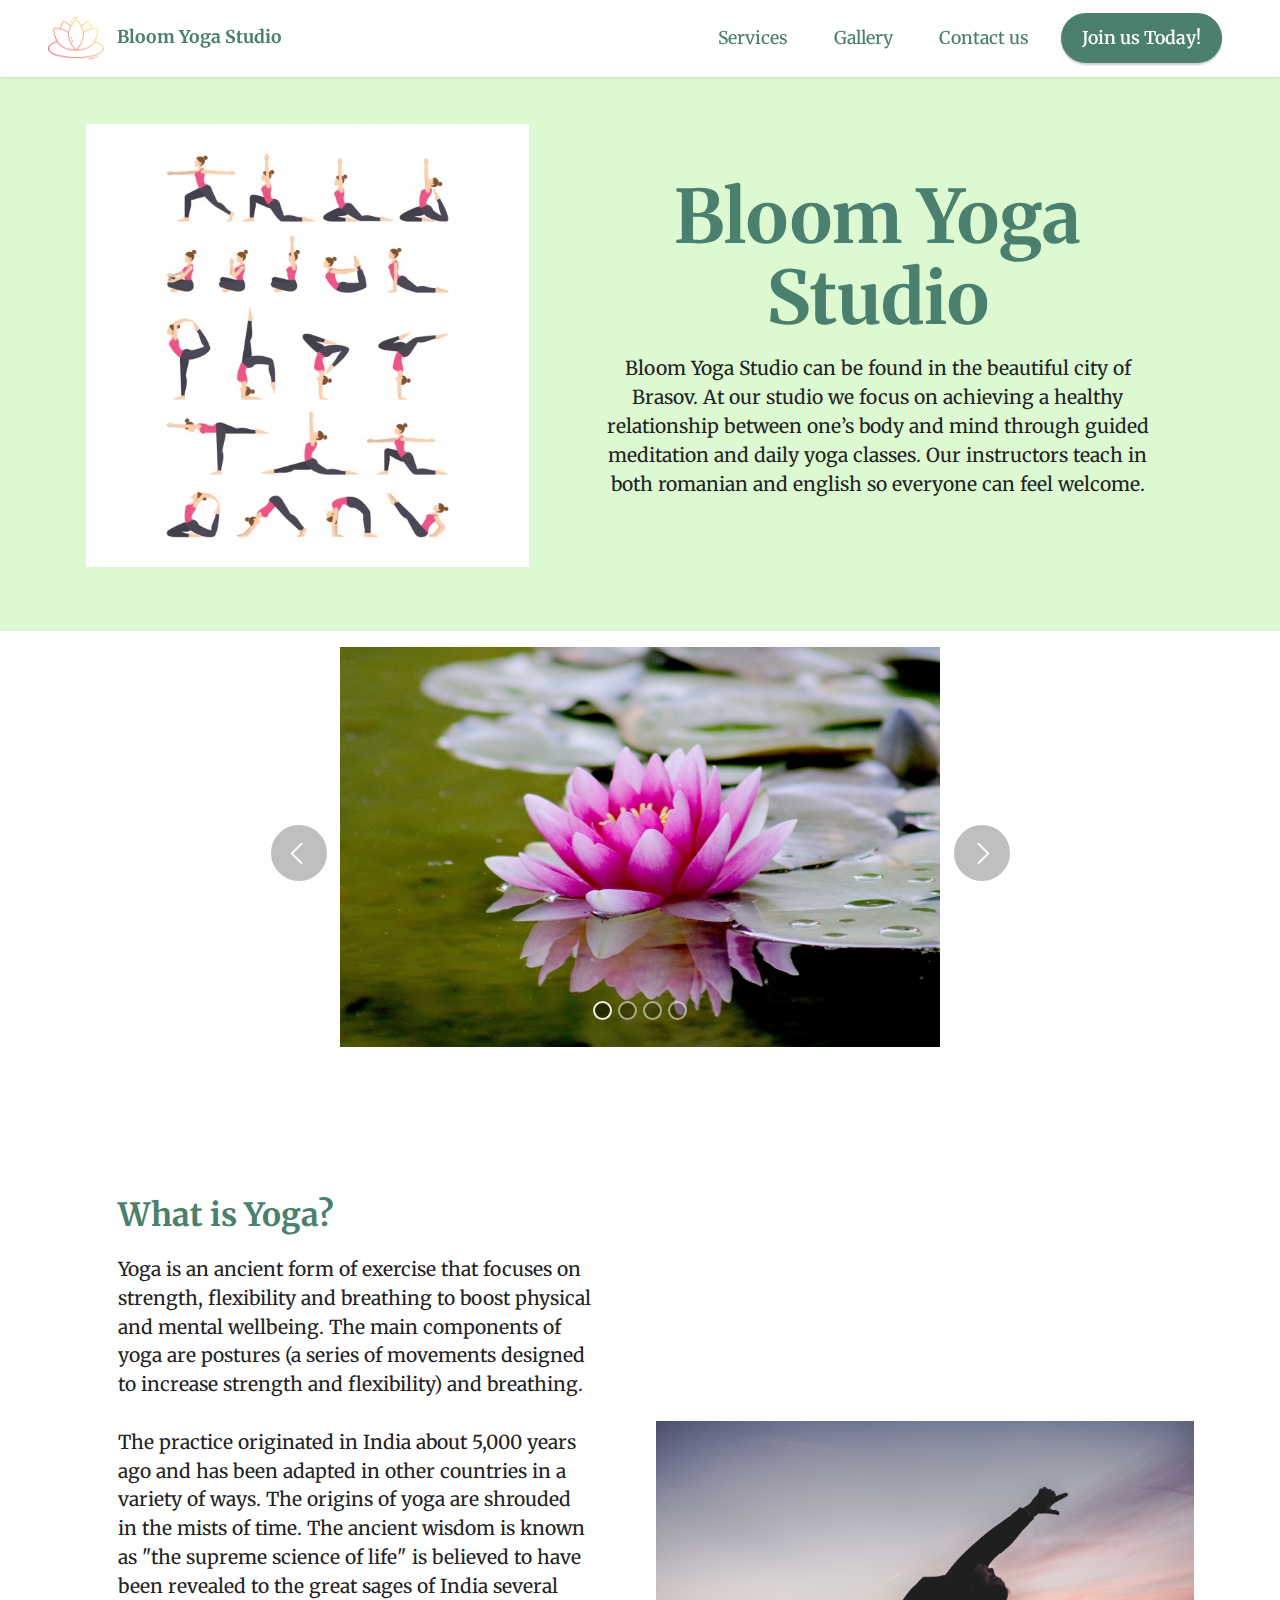
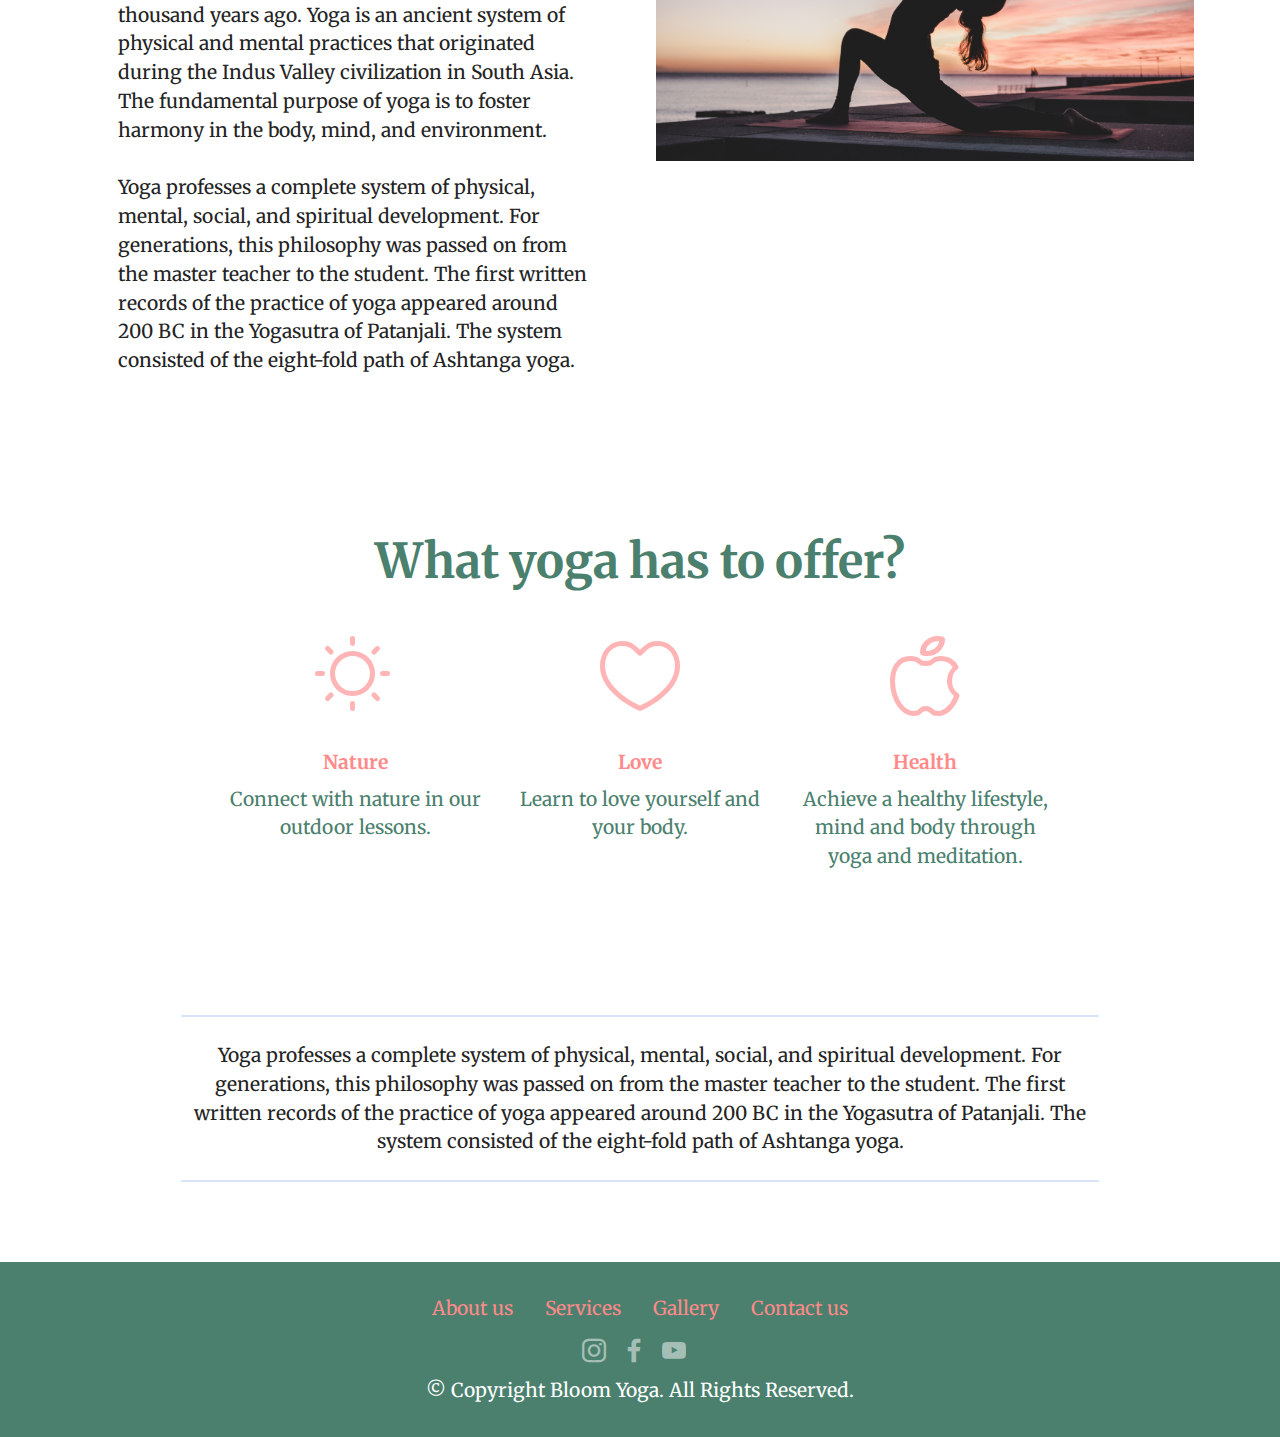
<file: index.html>
<!DOCTYPE html>
<html  >
<head>
  <!-- Site made with Mobirise Website Builder v5.5.8, https://mobirise.com -->
  <meta charset="UTF-8">
  <meta http-equiv="X-UA-Compatible" content="IE=edge">
  <meta name="generator" content="Mobirise v5.5.8, mobirise.com">
  <meta name="viewport" content="width=device-width, initial-scale=1, minimum-scale=1">
  <link rel="shortcut icon" href="assets/images/water-lily-1.png" type="image/x-icon">
  <meta name="description" content="">
  
  
  <title>Home</title>
  <link rel="stylesheet" href="assets/web/assets/mobirise-icons2/mobirise2.css">
  <link rel="stylesheet" href="assets/web/assets/mobirise-icons-bold/mobirise-icons-bold.css">
  <link rel="stylesheet" href="assets/bootstrap/css/bootstrap.min.css">
  <link rel="stylesheet" href="assets/bootstrap/css/bootstrap-grid.min.css">
  <link rel="stylesheet" href="assets/bootstrap/css/bootstrap-reboot.min.css">
  <link rel="stylesheet" href="assets/dropdown/css/style.css">
  <link rel="stylesheet" href="assets/socicon/css/styles.css">
  <link rel="stylesheet" href="assets/theme/css/style.css">
  <link rel="preload" href="https://fonts.googleapis.com/css?family=Merriweather:300,300i,400,400i,700,700i,900,900i&display=swap" as="style" onload="this.onload=null;this.rel='stylesheet'">
  <noscript><link rel="stylesheet" href="https://fonts.googleapis.com/css?family=Merriweather:300,300i,400,400i,700,700i,900,900i&display=swap"></noscript>
  <link rel="preload" as="style" href="assets/mobirise/css/mbr-additional.css"><link rel="stylesheet" href="assets/mobirise/css/mbr-additional.css" type="text/css">
  
  
  
  
</head>
<body>
  
  <section data-bs-version="5.1" class="menu menu2 cid-sU1NS7PxxL" once="menu" id="menu2-5">
    
    <nav class="navbar navbar-dropdown navbar-fixed-top navbar-expand-lg">
        <div class="container-fluid">
            <div class="navbar-brand">
                <span class="navbar-logo">
                    <a href="index.html">
                        <img src="assets/images/water-lily-2.png" alt="logo" style="height: 3.5rem;">
                    </a>
                </span>
                <span class="navbar-caption-wrap"><a class="navbar-caption text-info text-primary display-4" href="index.html">Bloom Yoga Studio</a></span>
            </div>
            <button class="navbar-toggler" type="button" data-toggle="collapse" data-bs-toggle="collapse" data-target="#navbarSupportedContent" data-bs-target="#navbarSupportedContent" aria-controls="navbarNavAltMarkup" aria-expanded="false" aria-label="Toggle navigation">
                <div class="hamburger">
                    <span></span>
                    <span></span>
                    <span></span>
                    <span></span>
                </div>
            </button>
            <div class="collapse navbar-collapse" id="navbarSupportedContent">
                <ul class="navbar-nav nav-dropdown" data-app-modern-menu="true"><li class="nav-item"><a class="nav-link link text-info display-4" href="services.html">
                            Services</a></li><li class="nav-item"><a class="nav-link link text-info display-4" href="page2.html">Gallery</a></li>
                    <li class="nav-item"><a class="nav-link link text-info display-4" href="page3.html">Contact us</a>
                    </li></ul>
                
                <div class="navbar-buttons mbr-section-btn"><a class="btn btn-primary display-4" href="services.html#form2-14">Join us Today!</a></div>
            </div>
        </div>
    </nav>
</section>

<section data-bs-version="5.1" class="header11 cid-sU1NnwanfU" id="header11-1">

    

    

    <div class="container">
        <div class="row justify-content-center">
            <div class="col-12 col-md-5 image-wrapper">
                <img class="w-100" src="assets/images/patratyoga-1.jpg" alt="Yoga">
            </div>
            <div class="col-12 col-md">
                <div class="text-wrapper text-center">
                    <h1 class="mbr-section-title mbr-fonts-style mb-3 display-1"><strong>Bloom Yoga Studio</strong></h1>
                    <p class="mbr-text mbr-fonts-style display-7">Bloom Yoga Studio can be found in the beautiful city of Brasov. At our studio we focus on achieving a healthy relationship between one’s body and mind through guided meditation and daily yoga classes. Our instructors teach in both romanian and english so everyone can feel welcome.</p>
                    
                </div>
            </div>
        </div>
    </div>
</section>

<section data-bs-version="5.1" class="slider2 cid-sUjmebfvHD" id="slider2-e">
    

    
    <div class="container">
        <div class="row justify-content-center">
            <div class="col-12 col-md-9">
                <div class="carousel slide carousel-fade" id="sUqvyqzaUQ" data-interval="5000" data-bs-interval="5000">
                    
                    <ol class="carousel-indicators">
                        <li data-slide-to="0" data-bs-slide-to="0" class="active" data-target="#sUqvyqzaUQ" data-bs-target="#sUqvyqzaUQ"></li><li data-slide-to="1" data-bs-slide-to="1" class="" data-target="#sUqvyqzaUQ" data-bs-target="#sUqvyqzaUQ"></li><li data-slide-to="2" data-bs-slide-to="2" class="" data-target="#sUqvyqzaUQ" data-bs-target="#sUqvyqzaUQ"></li><li data-slide-to="3" data-bs-slide-to="3" class="" data-target="#sUqvyqzaUQ" data-bs-target="#sUqvyqzaUQ"></li>
                        
                        
                    </ol>
                    <div class="carousel-inner">
                        <div class="carousel-item slider-image item active">
                            <div class="item-wrapper">
                                <img class="d-block w-100" alt="carusel" src="assets/images/carusel1.jpg" data-slide-to="0" data-bs-slide-to="0">
                                
                            </div>
                        </div><div class="carousel-item slider-image item">
                            <div class="item-wrapper">
                                <img class="d-block w-100" alt="carusel" src="assets/images/carusel2.jpg" data-slide-to="1" data-bs-slide-to="1">
                                
                            </div>
                        </div><div class="carousel-item slider-image item">
                            <div class="item-wrapper">
                                <img class="d-block w-100" alt="carusel" src="assets/images/carusel3.jpg" data-slide-to="2" data-bs-slide-to="2">
                                
                            </div>
                        </div><div class="carousel-item slider-image item">
                            <div class="item-wrapper">
                                <img class="d-block w-100" alt="carusel" src="assets/images/carusel4.jpg" data-slide-to="3" data-bs-slide-to="3">
                                
                            </div>
                        </div>
                        
                        
                    </div>
                    <a class="carousel-control carousel-control-prev" role="button" data-slide="prev" data-bs-slide="prev" href="#sUqvyqzaUQ">
                        <span class="mobi-mbri mobi-mbri-arrow-prev" aria-hidden="true"></span>
                        <span class="sr-only visually-hidden">Previous</span>
                    </a>
                    <a class="carousel-control carousel-control-next" role="button" data-slide="next" data-bs-slide="next" href="#sUqvyqzaUQ">
                        <span class="mobi-mbri mobi-mbri-arrow-next" aria-hidden="true"></span>
                        <span class="sr-only visually-hidden">Next</span>
                    </a>
                </div>
            </div>
        </div>
    </div>
</section>

<section data-bs-version="5.1" class="image2 cid-sU1SPHP1Sl" id="image2-a">
    

    

    <div class="container">
        <div class="row align-items-center">
            <div class="col-12 col-lg-6">
                <div class="image-wrapper">
                    <img src="assets/images/kike-vega-f2qh3yjz6jk-unsplash.jpg" alt="Yoga- Photo by kike vega on Unsplash">
                    
                </div>
            </div>
            <div class="col-12 col-lg">
                <div class="text-wrapper">
                    <h3 class="mbr-section-title mbr-fonts-style mb-3 display-5"><strong>What is Yoga?</strong></h3>
                    <p class="mbr-text mbr-fonts-style display-7">Yoga is an ancient form of exercise that focuses on strength, flexibility and breathing to boost physical and mental wellbeing. The main components of yoga are postures (a series of movements designed to increase strength and flexibility) and breathing.<br><br>The practice originated in India about 5,000 years ago and has been adapted in other countries in a variety of ways. The origins of yoga are shrouded in the mists of time. The ancient wisdom is known as "the supreme science of life" is believed to have been revealed to the great sages of India several thousand years ago. Yoga is an ancient system of physical and mental practices that originated during the Indus Valley civilization in South Asia. The fundamental purpose of yoga is to foster harmony in the body, mind, and environment.
<br>
<br>Yoga professes a complete system of physical, mental, social, and spiritual development. For generations, this philosophy was passed on from the master teacher to the student. The first written records of the practice of yoga appeared around 200 BC in the Yogasutra of Patanjali. The system consisted of the eight-fold path of Ashtanga yoga.<br></p>
                </div>
            </div>
        </div>
    </div>
</section>

<section data-bs-version="5.1" class="features1 cid-sUpK3IxAsG" id="features1-13">
    

    
    <div class="container">
        <div class="row">
            <div class="col-12 col-lg-9">
                <h3 class="mbr-section-title mbr-fonts-style align-center mb-0 display-2"><strong>What yoga has to offer?</strong></h3>
                
            </div>
        </div>
        <div class="row">
            <div class="card col-12 col-md-6 col-lg-3">
                <div class="card-wrapper">
                    <div class="card-box align-center">
                        <div class="iconfont-wrapper">
                            <span class="mbr-iconfont mbrib-sun"></span>
                        </div>
                        <h5 class="card-title mbr-fonts-style display-7"><strong>Nature</strong></h5>
                        <p class="card-text mbr-fonts-style display-7">Connect with nature in our outdoor lessons.</p>
                    </div>
                </div>
            </div>
            <div class="card col-12 col-md-6 col-lg-3">
                <div class="card-wrapper">
                    <div class="card-box align-center">
                        <div class="iconfont-wrapper">
                            <span class="mbr-iconfont mbrib-hearth"></span>
                        </div>
                        <h5 class="card-title mbr-fonts-style display-7"><strong>Love</strong></h5>
                        <p class="card-text mbr-fonts-style display-7">Learn to love yourself and your body.</p>
                    </div>
                </div>
            </div>
            <div class="card col-12 col-md-6 col-lg-3">
                <div class="card-wrapper">
                    <div class="card-box align-center">
                        <div class="iconfont-wrapper">
                            <span class="mbr-iconfont mbrib-apple"></span>
                        </div>
                        <h5 class="card-title mbr-fonts-style display-7"><strong>Health</strong></h5>
                        <p class="card-text mbr-fonts-style display-7">Achieve a healthy lifestyle, mind and body through yoga and meditation.</p>
                    </div>
                </div>
            </div>
            
        </div>
    </div>
</section>

<section data-bs-version="5.1" class="content6 cid-sU1SVq3In4" id="content6-b">
    
    <div class="container">
        <div class="row justify-content-center">
            <div class="col-md-12 col-lg-10">
                <hr class="line">
                <p class="mbr-text align-center mbr-fonts-style my-4 display-7">Yoga professes a complete system of physical, mental, social, and spiritual development. For generations, this philosophy was passed on from the master teacher to the student. The first written records of the practice of yoga appeared around 200 BC in the Yogasutra of Patanjali. The system consisted of the eight-fold path of Ashtanga yoga.</p>
                <hr class="line">
            </div>
        </div>
    </div>
</section>

<section data-bs-version="5.1" class="footer3 cid-sUjyLwF9Oe" once="footers" id="footer3-t">

    

    

    <div class="container">
        <div class="media-container-row align-center mbr-white">
            <div class="row row-links">
                <ul class="foot-menu">
                    
                    
                    
                    
                    
                <li class="foot-menu-item mbr-fonts-style display-7">
                        <a class="text-danger" href="index.html" target="_blank">About us</a>
                    </li><li class="foot-menu-item mbr-fonts-style display-7">
                        <a class="text-danger" href="services.html" target="_blank">Services</a>
                    </li><li class="foot-menu-item mbr-fonts-style display-7"><a href="page2.html" class="text-danger">Gallery</a></li><li class="foot-menu-item mbr-fonts-style display-7"><a href="page3.html" class="text-danger">Contact us</a><br></li></ul>
            </div>
            <div class="row social-row">
                <div class="social-list align-right pb-2">
                    
                    
                    
                    
                    
                    
                <div class="soc-item">
                        <a href="https://www.instagram.com/yoga/?hl=en" target="_blank">
                            <span class="mbr-iconfont mbr-iconfont-social socicon-instagram socicon"></span>
                        </a>
                    </div><div class="soc-item">
                        <a href="https://www.facebook.com/yogawithadriene" target="_blank">
                            <span class="mbr-iconfont mbr-iconfont-social socicon-facebook socicon"></span>
                        </a>
                    </div><div class="soc-item">
                        <a href="https://www.youtube.com/watch?v=XLk5yks9c_Q" target="_blank">
                            <span class="mbr-iconfont mbr-iconfont-social socicon-youtube socicon"></span>
                        </a>
                    </div></div>
            </div>
            <div class="row row-copirayt">
                <p class="mbr-text mb-0 mbr-fonts-style mbr-white align-center display-7">
                    © Copyright Bloom Yoga. All Rights Reserved.
                </p>
            </div>
        </div>
    </div>
</section><section style="background-color: #fff; font-family: -apple-system, BlinkMacSystemFont, 'Segoe UI', 'Roboto', 'Helvetica Neue', Arial, sans-serif; color:#aaa; font-size:12px; padding: 0; align-items: center; display: none;"><a href="https://mobirise.site/p" style="flex: 1 1; height: 3rem; padding-left: 1rem;"></a><p style="flex: 0 0 auto; margin:0; padding-right:1rem;">Site was <a href="https://mobirise.site/k" style="color:#aaa;">created</a>with Mobirise</p></section><script src="assets/bootstrap/js/bootstrap.bundle.min.js"></script>  <script src="assets/smoothscroll/smooth-scroll.js"></script>  <script src="assets/ytplayer/index.js"></script>  <script src="assets/dropdown/js/navbar-dropdown.js"></script>  <script src="assets/theme/js/script.js"></script>  


  
</body>
</html>
</file>
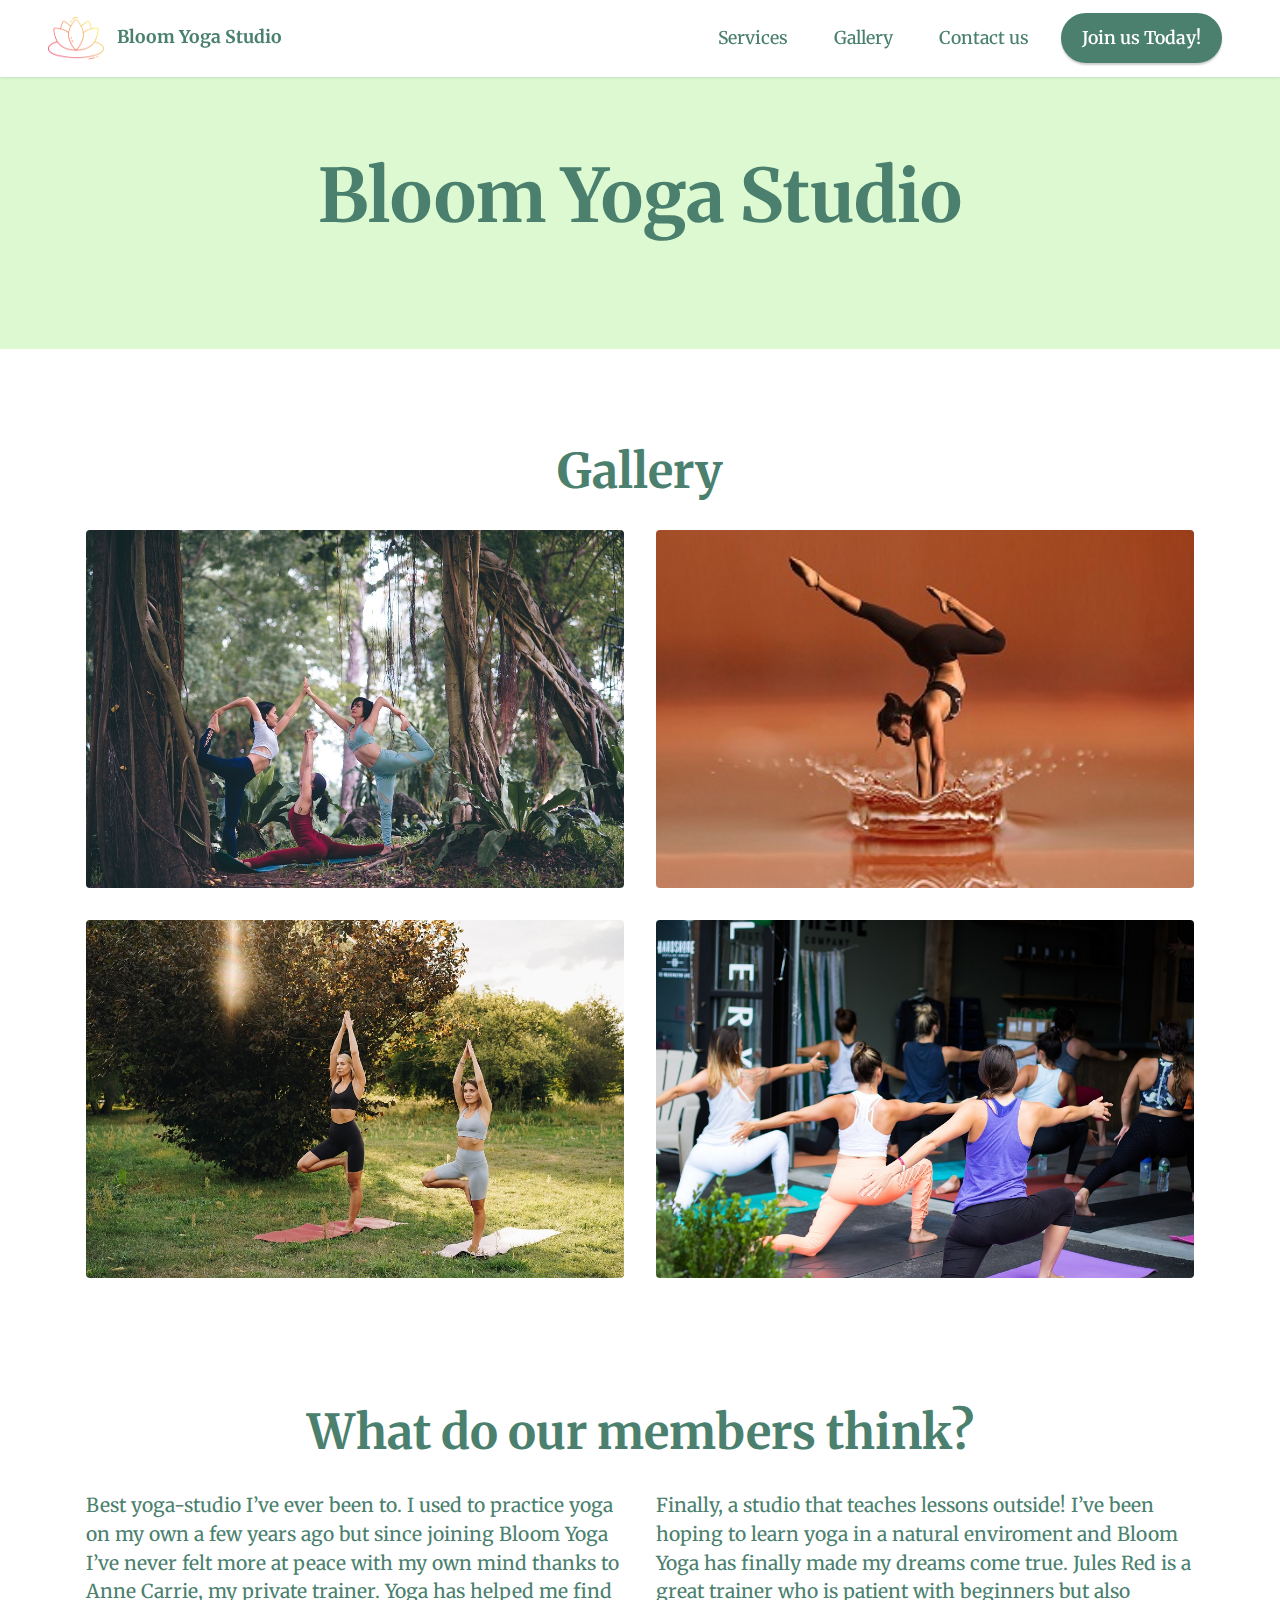
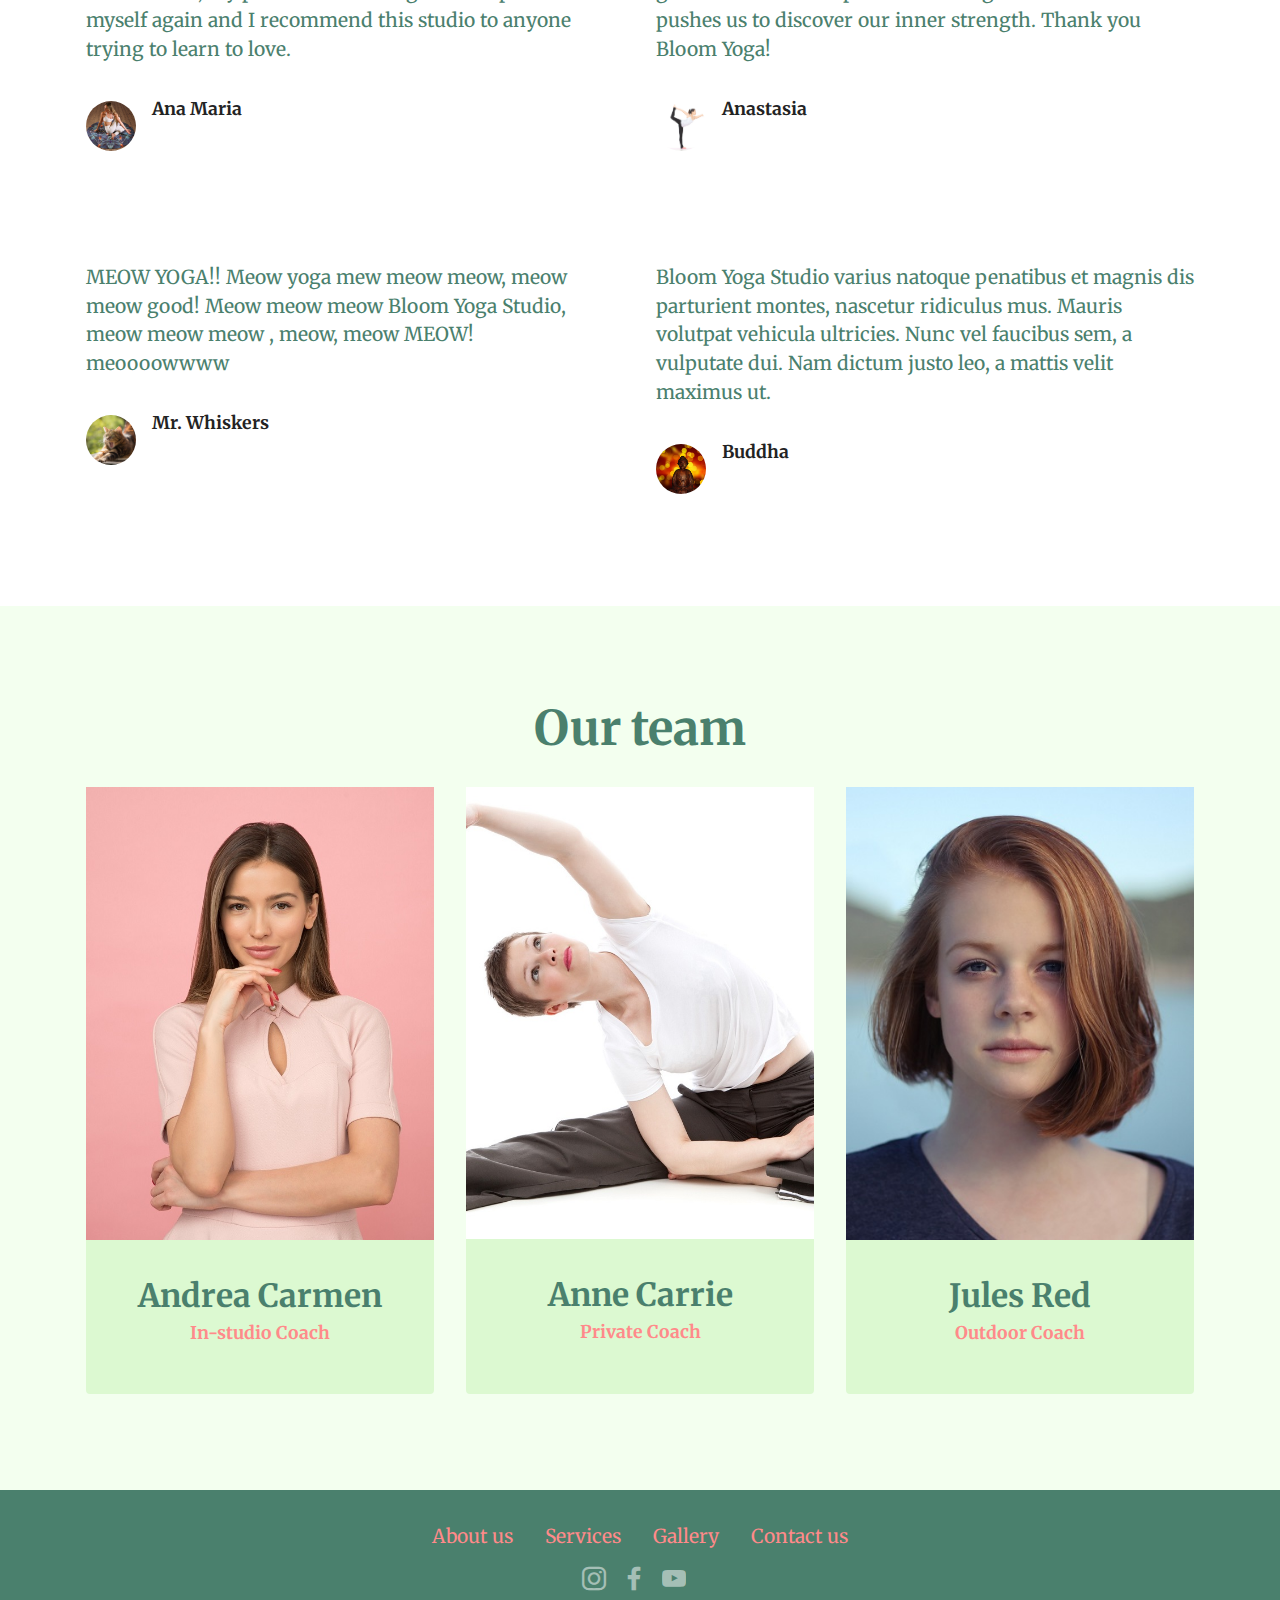
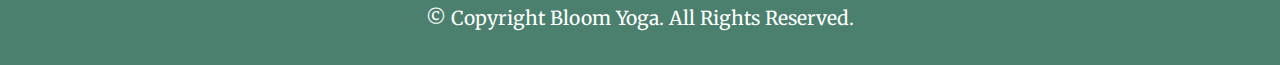
<file: page2.html>
<!DOCTYPE html>
<html  >
<head>
  <!-- Site made with Mobirise Website Builder v5.5.8, https://mobirise.com -->
  <meta charset="UTF-8">
  <meta http-equiv="X-UA-Compatible" content="IE=edge">
  <meta name="generator" content="Mobirise v5.5.8, mobirise.com">
  <meta name="viewport" content="width=device-width, initial-scale=1, minimum-scale=1">
  <link rel="shortcut icon" href="assets/images/water-lily-1.png" type="image/x-icon">
  <meta name="description" content="">
  
  
  <title>Gallery</title>
  <link rel="stylesheet" href="assets/web/assets/mobirise-icons2/mobirise2.css">
  <link rel="stylesheet" href="assets/bootstrap/css/bootstrap.min.css">
  <link rel="stylesheet" href="assets/bootstrap/css/bootstrap-grid.min.css">
  <link rel="stylesheet" href="assets/bootstrap/css/bootstrap-reboot.min.css">
  <link rel="stylesheet" href="assets/dropdown/css/style.css">
  <link rel="stylesheet" href="assets/socicon/css/styles.css">
  <link rel="stylesheet" href="assets/theme/css/style.css">
  <link rel="preload" href="https://fonts.googleapis.com/css?family=Merriweather:300,300i,400,400i,700,700i,900,900i&display=swap" as="style" onload="this.onload=null;this.rel='stylesheet'">
  <noscript><link rel="stylesheet" href="https://fonts.googleapis.com/css?family=Merriweather:300,300i,400,400i,700,700i,900,900i&display=swap"></noscript>
  <link rel="preload" as="style" href="assets/mobirise/css/mbr-additional.css"><link rel="stylesheet" href="assets/mobirise/css/mbr-additional.css" type="text/css">
  
  
  
  
</head>
<body>
  
  <section data-bs-version="5.1" class="menu menu2 cid-sU1NS7PxxL" once="menu" id="menu2-8">
    
    <nav class="navbar navbar-dropdown navbar-fixed-top navbar-expand-lg">
        <div class="container-fluid">
            <div class="navbar-brand">
                <span class="navbar-logo">
                    <a href="index.html">
                        <img src="assets/images/water-lily-2.png" alt="logo" style="height: 3.5rem;">
                    </a>
                </span>
                <span class="navbar-caption-wrap"><a class="navbar-caption text-info text-primary display-4" href="index.html">Bloom Yoga Studio</a></span>
            </div>
            <button class="navbar-toggler" type="button" data-toggle="collapse" data-bs-toggle="collapse" data-target="#navbarSupportedContent" data-bs-target="#navbarSupportedContent" aria-controls="navbarNavAltMarkup" aria-expanded="false" aria-label="Toggle navigation">
                <div class="hamburger">
                    <span></span>
                    <span></span>
                    <span></span>
                    <span></span>
                </div>
            </button>
            <div class="collapse navbar-collapse" id="navbarSupportedContent">
                <ul class="navbar-nav nav-dropdown" data-app-modern-menu="true"><li class="nav-item"><a class="nav-link link text-info display-4" href="services.html">
                            Services</a></li><li class="nav-item"><a class="nav-link link text-info display-4" href="page2.html">Gallery</a></li>
                    <li class="nav-item"><a class="nav-link link text-info display-4" href="page3.html">Contact us</a>
                    </li></ul>
                
                <div class="navbar-buttons mbr-section-btn"><a class="btn btn-primary display-4" href="services.html#form2-14">Join us Today!</a></div>
            </div>
        </div>
    </nav>
</section>

<section data-bs-version="5.1" class="header13 cid-sUjyXYWXaH" id="header13-z">

    

    

    <div class="align-center container">
        <div class="row justify-content-center">
            <div class="col-12 col-lg-10">
                <h1 class="mbr-section-title mbr-fonts-style mb-3 display-1"><strong>Bloom Yoga Studio</strong></h1>
                
                
                
                
            </div>
        </div>
    </div>
</section>

<section data-bs-version="5.1" class="gallery1 cid-sUjvdyeXsu" id="gallery1-o">
    
    
    <div class="container">
        <div class="mbr-section-head">
            <h4 class="mbr-section-title mbr-fonts-style align-center mb-0 display-2">
                <strong>Gallery</strong></h4>
            
        </div>
        <div class="row mt-4">
            <div class="item features-image сol-12 col-md-6 col-lg-6">
                <div class="item-wrapper">
                    <div class="item-img">
                        <img src="assets/images/contest1.jpg" alt="contest ">
                    </div>
                    
                    
                </div>
            </div>
            <div class="item features-image сol-12 col-md-6 col-lg-6">
                <div class="item-wrapper">
                    <div class="item-img">
                        <img src="assets/images/contest2.jpg" alt="contest">
                    </div>
                    
                    
                </div>
            </div>
            <div class="item features-image сol-12 col-md-6 col-lg-6">
                <div class="item-wrapper">
                    <div class="item-img">
                        <img src="assets/images/pexels-olia-danilevich-9004274.jpg" alt="Yoga outside- Fotografie creată de olia danilevich, de la Pexels">
                    </div>
                    
                    
                </div>
            </div>
            <div class="item features-image сol-12 col-md-6 col-lg-6">
                <div class="item-wrapper">
                    <div class="item-img">
                        <img src="assets/images/dylan-gillis-yjdczba0tye-unsplash.jpg" alt="Yoga inside- https://unsplash.com/photos/YJdCZba0TYE" title="">
                    </div>
                    
                    
                </div>
            </div>
        </div>
    </div>
</section>

<section data-bs-version="5.1" class="testimonials2 cid-sUjFemIexc" id="testimonials2-12">
    
    
    <div class="container">
        <h3 class="mbr-section-title mbr-fonts-style align-center mb-4 display-2"><strong>What do our members think?</strong></h3>
        <div class="row justify-content-center">
            <div class="card col-12 col-md-6">
                <p class="mbr-text mbr-fonts-style mb-4 display-7">Best yoga-studio I’ve ever been to. I used to practice yoga on my own a few years ago but since joining Bloom Yoga I’ve never felt more at peace with my own mind thanks to Anne Carrie, my private trainer. Yoga has helped me find myself again and I recommend this studio to anyone trying to learn to love.</p>
                <div class="d-flex mb-md-0 mb-4">
                    <div class="image-wrapper">
                        <img src="assets/images/yoga-woman.jpg" alt="Mobirise">
                    </div>
                    <div class="text-wrapper">
                        <p class="name mbr-fonts-style mb-1 display-4"><strong>Ana Maria</strong></p>
                        
                    </div>
                </div>
            </div>
            <div class="card col-12 col-md-6">
                <p class="mbr-text mbr-fonts-style mb-4 display-7">Finally, a studio that teaches lessons outside! I’ve been hoping to learn yoga in a natural enviroment and Bloom Yoga has finally made my dreams come true. Jules Red is a great trainer who is patient with beginners but also pushes us to discover our inner strength. Thank you Bloom Yoga!</p>
                <div class="d-flex mb-md-0 mb-4">
                    <div class="image-wrapper">
                        <img src="assets/images/action-energy-active-adult-373919.jpg" alt="Mobirise">
                    </div>
                    <div class="text-wrapper">
                        <p class="name mbr-fonts-style mb-1 display-4"><strong>Anastasia</strong></p>
                        
                    </div>
                </div>
            </div>
        </div>
    </div>
</section>

<section data-bs-version="5.1" class="testimonials2 cid-sUpQLOoZlF" id="testimonials2-1d">
    
    
    <div class="container">
        
        <div class="row justify-content-center">
            <div class="card col-12 col-md-6">
                <p class="mbr-text mbr-fonts-style mb-4 display-7">MEOW YOGA!! Meow yoga mew meow meow, meow meow good! Meow meow meow Bloom Yoga Studio, meow meow meow , meow, meow MEOW! meoooowwww&nbsp;</p>
                <div class="d-flex mb-md-0 mb-4">
                    <div class="image-wrapper">
                        <img src="assets/images/cat-814952.jpg" alt="Mobirise">
                    </div>
                    <div class="text-wrapper">
                        <p class="name mbr-fonts-style mb-1 display-4"><strong>Mr. Whiskers</strong></p>
                        
                    </div>
                </div>
            </div>
            <div class="card col-12 col-md-6">
                <p class="mbr-text mbr-fonts-style mb-4 display-7">Bloom Yoga Studio varius natoque penatibus et magnis dis parturient montes, nascetur ridiculus mus. Mauris volutpat vehicula ultricies. Nunc vel faucibus sem, a vulputate dui. Nam dictum justo leo, a mattis velit maximus ut.</p>
                <div class="d-flex mb-md-0 mb-4">
                    <div class="image-wrapper">
                        <img src="assets/images/asia-beautiful.jpg" alt="Mobirise">
                    </div>
                    <div class="text-wrapper">
                        <p class="name mbr-fonts-style mb-1 display-4"><strong>Buddha</strong></p>
                        
                    </div>
                </div>
            </div>
        </div>
    </div>
</section>

<section data-bs-version="5.1" class="team1 cid-sUjveZYAmt" id="team1-p">
    

    
    <div class="container">
        <div class="row justify-content-center">
            <div class="col-12">
                <h3 class="mbr-section-title mbr-fonts-style align-center mb-4 display-2">
                    <strong>Our team</strong>
                </h3>
                
            </div>
            <div class="col-sm-6 col-lg-4">
                <div class="card-wrap">
                    <div class="image-wrap">
                        <img src="assets/images/woman1.jpg" alt="team">
                    </div>
                    <div class="content-wrap">
                        <h5 class="mbr-section-title card-title mbr-fonts-style align-center m-0 display-5"><strong>Andrea Carmen</strong></h5>
                        <h6 class="mbr-role mbr-fonts-style align-center mb-3 display-4"><strong>In-studio Coach</strong></h6>
                        
                        
                        
                    </div>
                </div>
            </div>

            <div class="col-sm-6 col-lg-4">
                <div class="card-wrap">
                    <div class="image-wrap">
                        <img src="assets/images/woman2.jpg" alt="team">
                    </div>
                    <div class="content-wrap">
                        <h5 class="mbr-section-title card-title mbr-fonts-style align-center m-0 display-5"><strong>Anne Carrie</strong></h5>
                        <h6 class="mbr-role mbr-fonts-style align-center mb-3 display-4"><strong>Private Coach</strong></h6>
                        
                        
                        
                    </div>
                </div>
            </div>

            <div class="col-sm-6 col-lg-4">
                <div class="card-wrap">
                    <div class="image-wrap">
                        <img src="assets/images/woman3.jpg" alt="team">
                    </div>
                    <div class="content-wrap">
                        <h5 class="mbr-section-title card-title mbr-fonts-style align-center m-0 display-5"><strong>Jules Red</strong></h5>
                        <h6 class="mbr-role mbr-fonts-style align-center mb-3 display-4"><strong>Outdoor Coach</strong></h6>
                        
                        
                        
                    </div>
                </div>
            </div>

            
        </div>
    </div>
</section>

<section data-bs-version="5.1" class="footer3 cid-sUjyLwF9Oe" once="footers" id="footer3-v">

    

    

    <div class="container">
        <div class="media-container-row align-center mbr-white">
            <div class="row row-links">
                <ul class="foot-menu">
                    
                    
                    
                    
                    
                <li class="foot-menu-item mbr-fonts-style display-7">
                        <a class="text-danger" href="index.html" target="_blank">About us</a>
                    </li><li class="foot-menu-item mbr-fonts-style display-7">
                        <a class="text-danger" href="services.html" target="_blank">Services</a>
                    </li><li class="foot-menu-item mbr-fonts-style display-7"><a href="page2.html" class="text-danger">Gallery</a></li><li class="foot-menu-item mbr-fonts-style display-7"><a href="page3.html" class="text-danger">Contact us</a><br></li></ul>
            </div>
            <div class="row social-row">
                <div class="social-list align-right pb-2">
                    
                    
                    
                    
                    
                    
                <div class="soc-item">
                        <a href="https://www.instagram.com/yoga/?hl=en" target="_blank">
                            <span class="mbr-iconfont mbr-iconfont-social socicon-instagram socicon"></span>
                        </a>
                    </div><div class="soc-item">
                        <a href="https://www.facebook.com/yogawithadriene" target="_blank">
                            <span class="mbr-iconfont mbr-iconfont-social socicon-facebook socicon"></span>
                        </a>
                    </div><div class="soc-item">
                        <a href="https://www.youtube.com/watch?v=XLk5yks9c_Q" target="_blank">
                            <span class="mbr-iconfont mbr-iconfont-social socicon-youtube socicon"></span>
                        </a>
                    </div></div>
            </div>
            <div class="row row-copirayt">
                <p class="mbr-text mb-0 mbr-fonts-style mbr-white align-center display-7">
                    © Copyright Bloom Yoga. All Rights Reserved.
                </p>
            </div>
        </div>
    </div>
</section><section style="background-color: #fff; font-family: -apple-system, BlinkMacSystemFont, 'Segoe UI', 'Roboto', 'Helvetica Neue', Arial, sans-serif; color:#aaa; font-size:12px; padding: 0; align-items: center; display: none;"><a href="https://mobirise.site/k" style="flex: 1 1; height: 3rem; padding-left: 1rem;"></a><p style="flex: 0 0 auto; margin:0; padding-right:1rem;">Designed with Mobirise - <a href="https://mobirise.site/m" style="color:#aaa;">Try here</a></p></section><script src="assets/bootstrap/js/bootstrap.bundle.min.js"></script>  <script src="assets/smoothscroll/smooth-scroll.js"></script>  <script src="assets/ytplayer/index.js"></script>  <script src="assets/dropdown/js/navbar-dropdown.js"></script>  <script src="assets/theme/js/script.js"></script>  
  
  
</body>
</html>
</file>
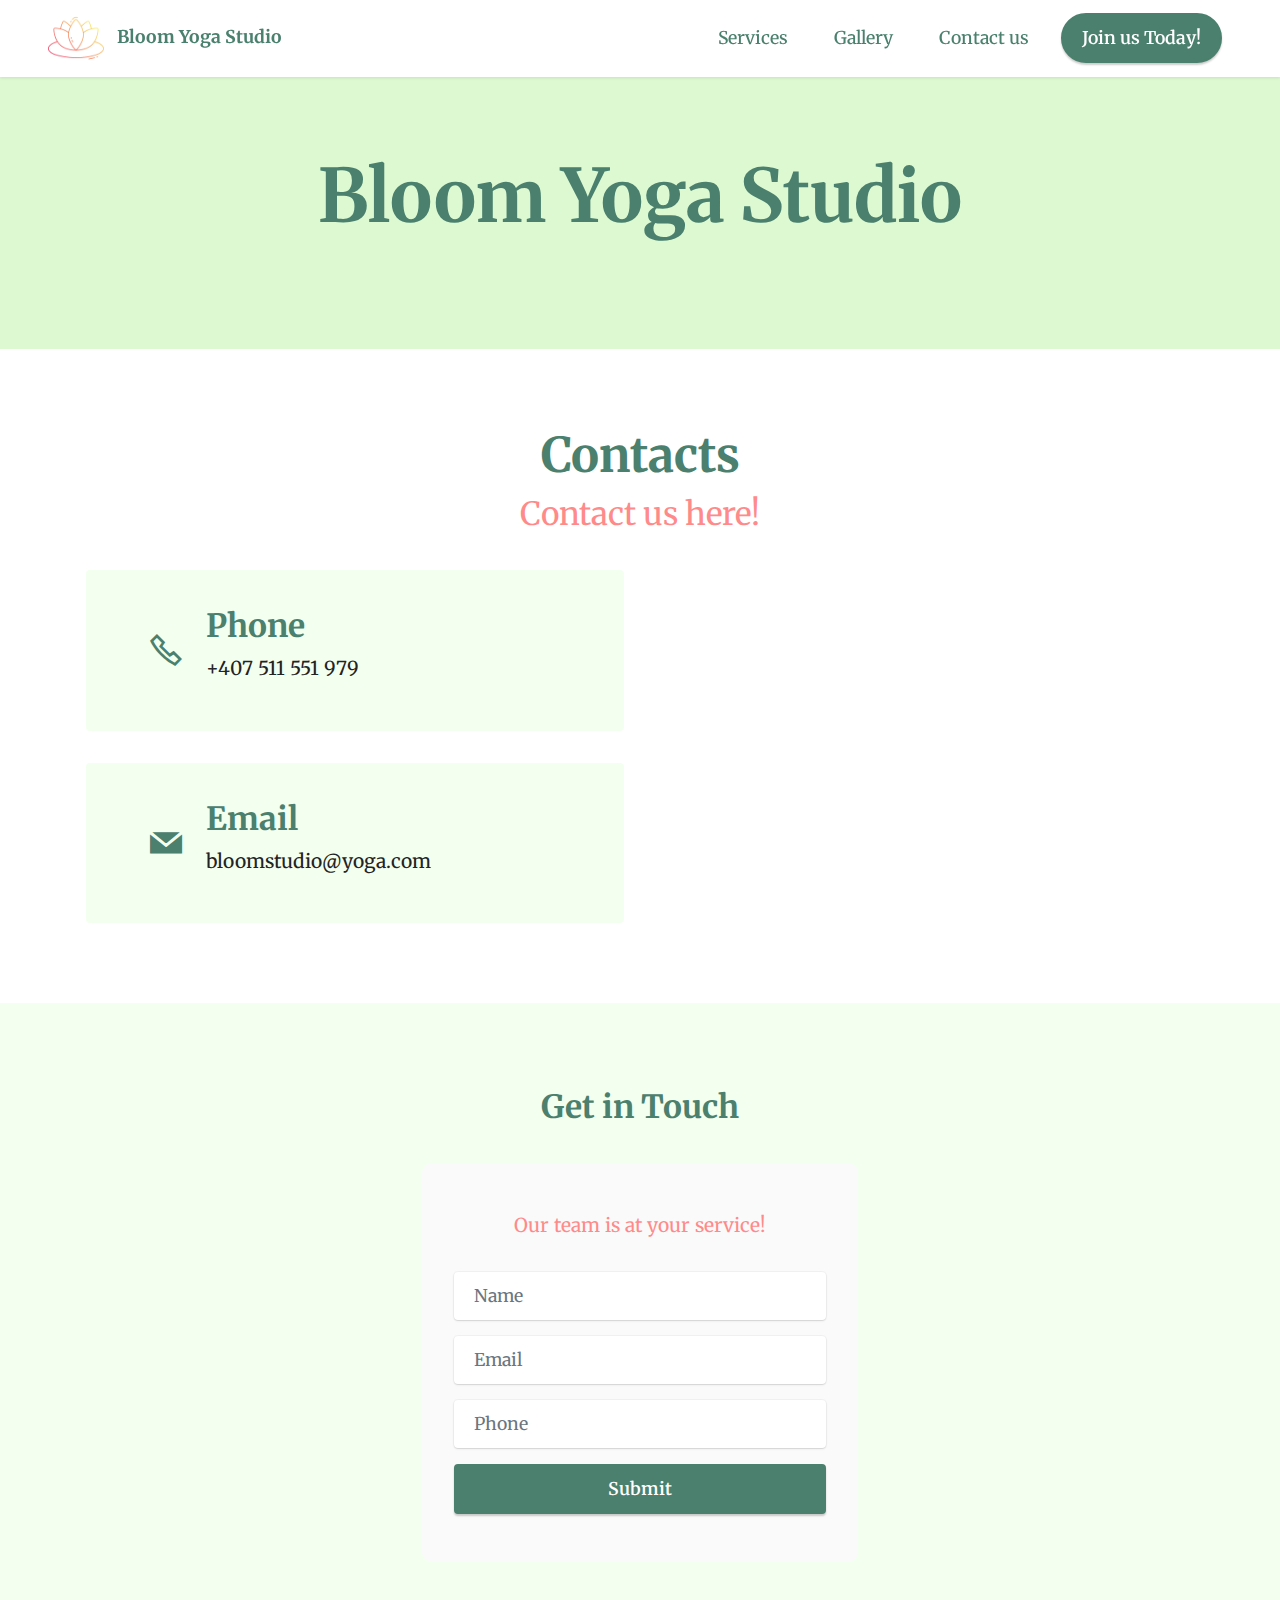
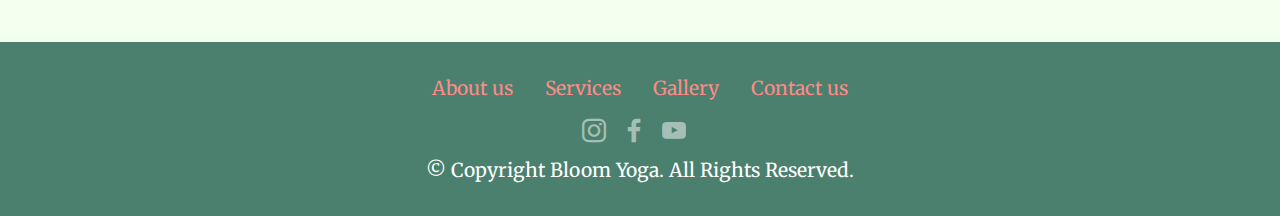
<file: page3.html>
<!DOCTYPE html>
<html  >
<head>
  <!-- Site made with Mobirise Website Builder v5.5.8, https://mobirise.com -->
  <meta charset="UTF-8">
  <meta http-equiv="X-UA-Compatible" content="IE=edge">
  <meta name="generator" content="Mobirise v5.5.8, mobirise.com">
  <meta name="viewport" content="width=device-width, initial-scale=1, minimum-scale=1">
  <link rel="shortcut icon" href="assets/images/water-lily-1.png" type="image/x-icon">
  <meta name="description" content="">
  
  
  <title>Contact</title>
  <link rel="stylesheet" href="assets/web/assets/mobirise-icons2/mobirise2.css">
  <link rel="stylesheet" href="assets/bootstrap/css/bootstrap.min.css">
  <link rel="stylesheet" href="assets/bootstrap/css/bootstrap-grid.min.css">
  <link rel="stylesheet" href="assets/bootstrap/css/bootstrap-reboot.min.css">
  <link rel="stylesheet" href="assets/dropdown/css/style.css">
  <link rel="stylesheet" href="assets/socicon/css/styles.css">
  <link rel="stylesheet" href="assets/theme/css/style.css">
  <link rel="preload" href="https://fonts.googleapis.com/css?family=Merriweather:300,300i,400,400i,700,700i,900,900i&display=swap" as="style" onload="this.onload=null;this.rel='stylesheet'">
  <noscript><link rel="stylesheet" href="https://fonts.googleapis.com/css?family=Merriweather:300,300i,400,400i,700,700i,900,900i&display=swap"></noscript>
  <link rel="preload" as="style" href="assets/mobirise/css/mbr-additional.css"><link rel="stylesheet" href="assets/mobirise/css/mbr-additional.css" type="text/css">
  
  
  
  
</head>
<body>
  
  <section data-bs-version="5.1" class="menu menu2 cid-sU1NS7PxxL" once="menu" id="menu2-9">
    
    <nav class="navbar navbar-dropdown navbar-fixed-top navbar-expand-lg">
        <div class="container-fluid">
            <div class="navbar-brand">
                <span class="navbar-logo">
                    <a href="index.html">
                        <img src="assets/images/water-lily-2.png" alt="logo" style="height: 3.5rem;">
                    </a>
                </span>
                <span class="navbar-caption-wrap"><a class="navbar-caption text-info text-primary display-4" href="index.html">Bloom Yoga Studio</a></span>
            </div>
            <button class="navbar-toggler" type="button" data-toggle="collapse" data-bs-toggle="collapse" data-target="#navbarSupportedContent" data-bs-target="#navbarSupportedContent" aria-controls="navbarNavAltMarkup" aria-expanded="false" aria-label="Toggle navigation">
                <div class="hamburger">
                    <span></span>
                    <span></span>
                    <span></span>
                    <span></span>
                </div>
            </button>
            <div class="collapse navbar-collapse" id="navbarSupportedContent">
                <ul class="navbar-nav nav-dropdown" data-app-modern-menu="true"><li class="nav-item"><a class="nav-link link text-info display-4" href="services.html">
                            Services</a></li><li class="nav-item"><a class="nav-link link text-info display-4" href="page2.html">Gallery</a></li>
                    <li class="nav-item"><a class="nav-link link text-info display-4" href="page3.html">Contact us</a>
                    </li></ul>
                
                <div class="navbar-buttons mbr-section-btn"><a class="btn btn-primary display-4" href="services.html#form2-14">Join us Today!</a></div>
            </div>
        </div>
    </nav>
</section>

<section data-bs-version="5.1" class="header13 cid-sUjz1E10Rm" id="header13-10">

    

    

    <div class="align-center container">
        <div class="row justify-content-center">
            <div class="col-12 col-lg-10">
                <h1 class="mbr-section-title mbr-fonts-style mb-3 display-1"><strong>Bloom Yoga Studio</strong></h1>
                
                
                
                
            </div>
        </div>
    </div>
</section>

<section data-bs-version="5.1" class="contacts3 map1 cid-sUpLcKW7xZ" id="contacts3-15">

    
    
    <div class="container">
        <div class="mbr-section-head">
            <h3 class="mbr-section-title mbr-fonts-style align-center mb-0 display-2">
                <strong>Contacts</strong>
            </h3>
            <h4 class="mbr-section-subtitle mbr-fonts-style align-center mb-0 mt-2 display-5">Contact us here!</h4>
        </div>
        <div class="row justify-content-center mt-4">
            <div class="card col-12 col-md-6">
                <div class="card-wrapper">
                    <div class="image-wrapper">
                        <span class="mbr-iconfont mobi-mbri-phone mobi-mbri"></span>
                    </div>
                    <div class="text-wrapper">
                        <h6 class="card-title mbr-fonts-style mb-1 display-5">
                            <strong>Phone</strong>
                        </h6>
                        <p class="mbr-text mbr-fonts-style display-7">+407 511 551 979</p>
                    </div>
                </div>
                <div class="card-wrapper">
                    <div class="image-wrapper">
                        <span class="mbr-iconfont socicon-mail socicon"></span>
                    </div>
                    <div class="text-wrapper">
                        <h6 class="card-title mbr-fonts-style mb-1 display-5">
                            <strong>Email</strong>
                        </h6>
                        <p class="mbr-text mbr-fonts-style display-7">bloomstudio@yoga.com</p>
                    </div>
                </div>
            </div>
            <div class="map-wrapper col-12 col-md-6">
                <div class="google-map"><iframe frameborder="0" style="border:0" src="https://www.google.com/maps/embed?pb=!1m18!1m12!1m3!1d89245.2035118213!2d25.52642325466268!3d45.652576696609586!2m3!1f0!2f0!3f0!3m2!1i1024!2i768!4f13.1!3m3!1m2!1s0x40b35b862aa214f1%3A0x6cf5f2ef54391e0f!2zQnJhyJlvdg!5e0!3m2!1sro!2sro!4v1642090744819!5m2!1sro!2sro" allowfullscreen=""></iframe></div>
            </div>
        </div>
    </div>
</section>

<section data-bs-version="5.1" class="form7 cid-sUpLfV2Af5" id="form7-16">
    
    
    <div class="container">
        <div class="mbr-section-head">
            <h3 class="mbr-section-title mbr-fonts-style align-center mb-0 display-5">
                <strong>Get in Touch</strong>
            </h3>
            
        </div>
        <div class="row justify-content-center mt-4">
            <div class="col-lg-8 mx-auto mbr-form" data-form-type="formoid">
                <form action="https://mobirise.eu/" method="POST" class="mbr-form form-with-styler mx-auto" data-form-title="Form Name"><input type="hidden" name="email" data-form-email="true" value="bfzY1D3KStRUWhoT12D5ai8760KiTSng1g/gTwgyBIfTFlD6yogo08iTEo8yItleZdhBn/2SQzsFeInYlfJaUeH3/qzHVeFrcl66uVFCPNZBIAuEiqnQzqtLa2xketmw">
                    <p class="mbr-text mbr-fonts-style align-center mb-4 display-7">Our team is at your service!</p>
                    <div class="row">
                        <div hidden="hidden" data-form-alert="" class="alert alert-success col-12">Thanks for filling out the form!</div>
                        <div hidden="hidden" data-form-alert-danger="" class="alert alert-danger col-12">
                            Oops...! some problem!
                        </div>
                    </div>
                    <div class="dragArea row">
                        <div class="col-lg-12 col-md-12 col-sm-12 form-group mb-3" data-for="name">
                            <input type="text" name="name" placeholder="Name" data-form-field="name" class="form-control" value="" id="name-form7-16">
                        </div>
                        <div class="col-lg-12 col-md-12 col-sm-12 form-group mb-3" data-for="email">
                            <input type="email" name="email" placeholder="Email" data-form-field="email" class="form-control" value="" id="email-form7-16">
                        </div>
                        <div data-for="phone" class="col-lg-12 col-md-12 col-sm-12 form-group mb-3">
                            <input type="tel" name="phone" placeholder="Phone" data-form-field="phone" class="form-control" value="" id="phone-form7-16">
                        </div>
                        <div class="col-auto mbr-section-btn align-center">
                            <button type="submit" class="btn btn-primary display-4">Submit</button>
                        </div>
                    </div>
                </form>
            </div>
        </div>
    </div>
</section>

<section data-bs-version="5.1" class="footer3 cid-sUjyLwF9Oe" once="footers" id="footer3-x">

    

    

    <div class="container">
        <div class="media-container-row align-center mbr-white">
            <div class="row row-links">
                <ul class="foot-menu">
                    
                    
                    
                    
                    
                <li class="foot-menu-item mbr-fonts-style display-7">
                        <a class="text-danger" href="index.html" target="_blank">About us</a>
                    </li><li class="foot-menu-item mbr-fonts-style display-7">
                        <a class="text-danger" href="services.html" target="_blank">Services</a>
                    </li><li class="foot-menu-item mbr-fonts-style display-7"><a href="page2.html" class="text-danger">Gallery</a></li><li class="foot-menu-item mbr-fonts-style display-7"><a href="page3.html" class="text-danger">Contact us</a><br></li></ul>
            </div>
            <div class="row social-row">
                <div class="social-list align-right pb-2">
                    
                    
                    
                    
                    
                    
                <div class="soc-item">
                        <a href="https://www.instagram.com/yoga/?hl=en" target="_blank">
                            <span class="mbr-iconfont mbr-iconfont-social socicon-instagram socicon"></span>
                        </a>
                    </div><div class="soc-item">
                        <a href="https://www.facebook.com/yogawithadriene" target="_blank">
                            <span class="mbr-iconfont mbr-iconfont-social socicon-facebook socicon"></span>
                        </a>
                    </div><div class="soc-item">
                        <a href="https://www.youtube.com/watch?v=XLk5yks9c_Q" target="_blank">
                            <span class="mbr-iconfont mbr-iconfont-social socicon-youtube socicon"></span>
                        </a>
                    </div></div>
            </div>
            <div class="row row-copirayt">
                <p class="mbr-text mb-0 mbr-fonts-style mbr-white align-center display-7">
                    © Copyright Bloom Yoga. All Rights Reserved.
                </p>
            </div>
        </div>
    </div>
</section><section style="background-color: #fff; font-family: -apple-system, BlinkMacSystemFont, 'Segoe UI', 'Roboto', 'Helvetica Neue', Arial, sans-serif; color:#aaa; font-size:12px; padding: 0; align-items: center; display: none;"><a href="https://mobirise.site/k" style="flex: 1 1; height: 3rem; padding-left: 1rem;"></a><p style="flex: 0 0 auto; margin:0; padding-right:1rem;"><a href="https://mobirise.site/c" style="color:#aaa;">This</a> site was designed with Mobirise</p></section><script src="assets/bootstrap/js/bootstrap.bundle.min.js"></script>  <script src="assets/smoothscroll/smooth-scroll.js"></script>  <script src="assets/ytplayer/index.js"></script>  <script src="assets/dropdown/js/navbar-dropdown.js"></script>  <script src="assets/theme/js/script.js"></script>  <script src="assets/formoid/formoid.min.js"></script>  
  
  
</body>
</html>
</file>
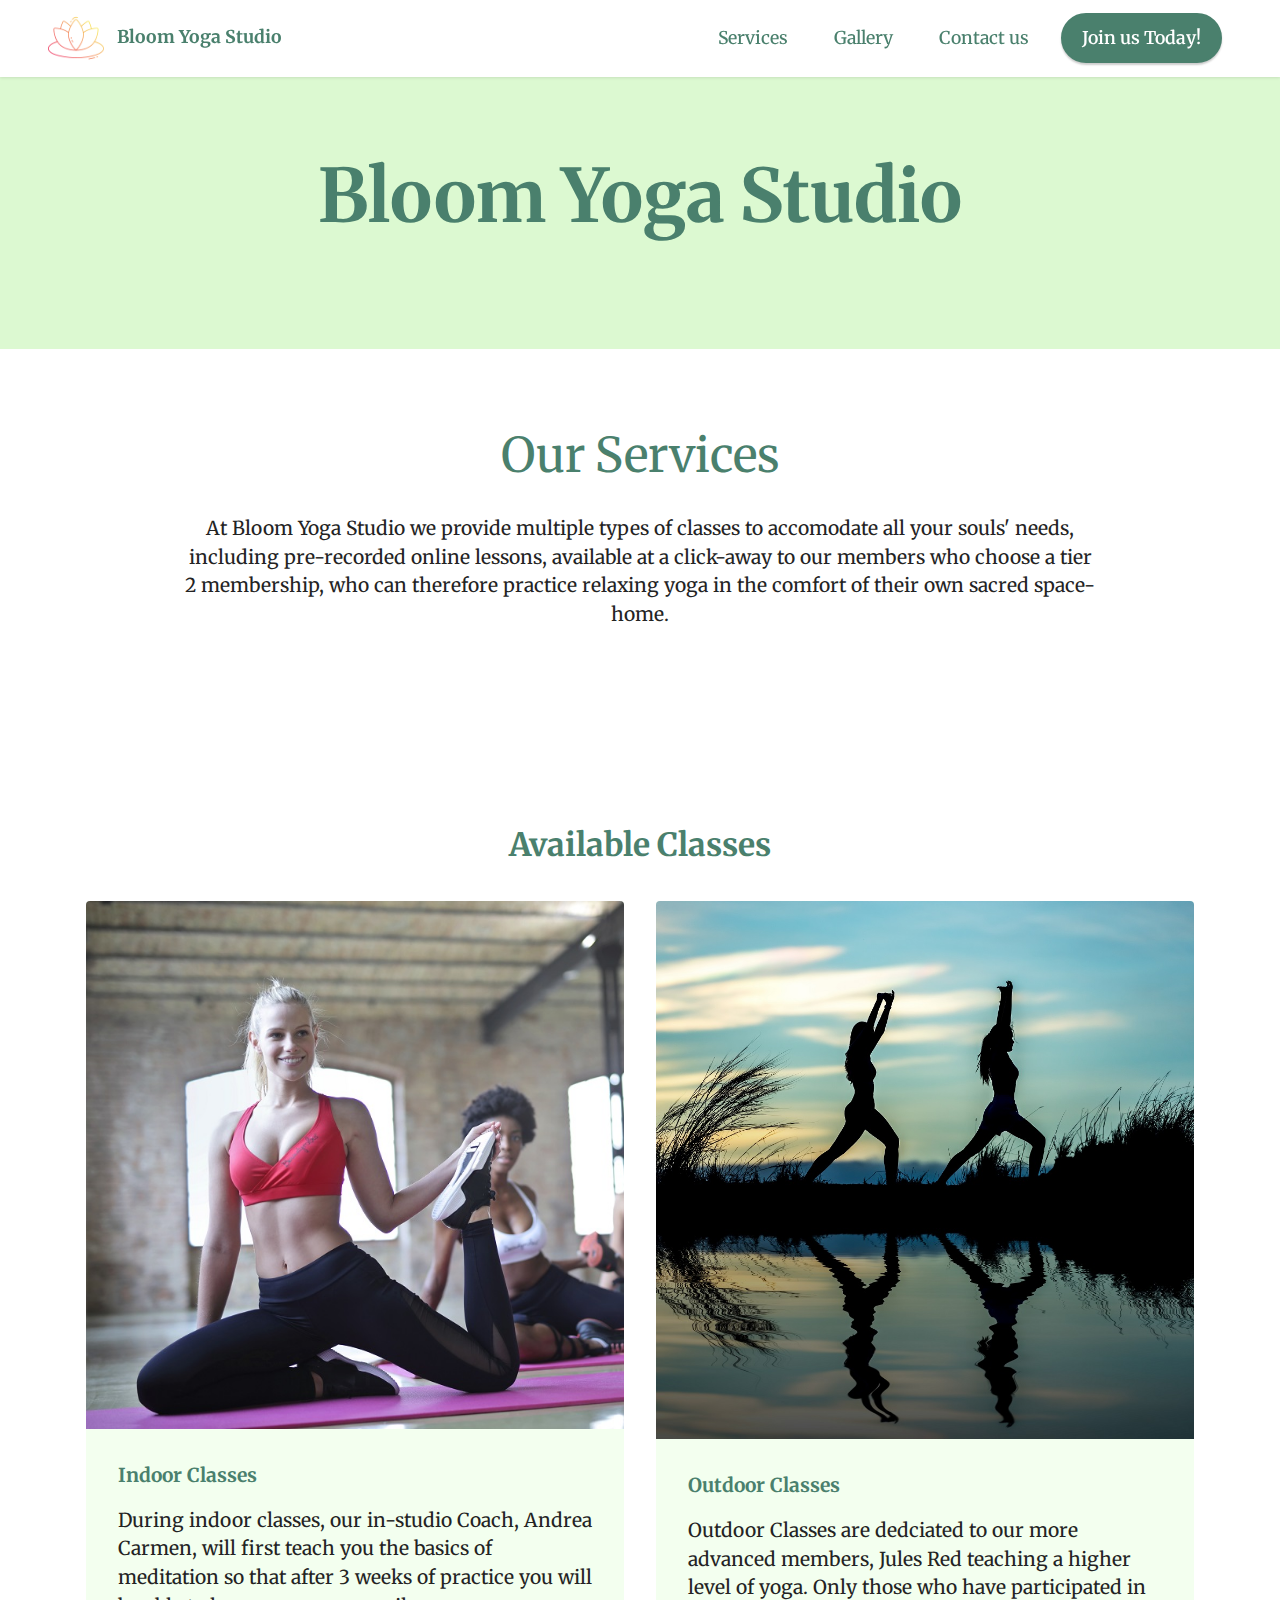
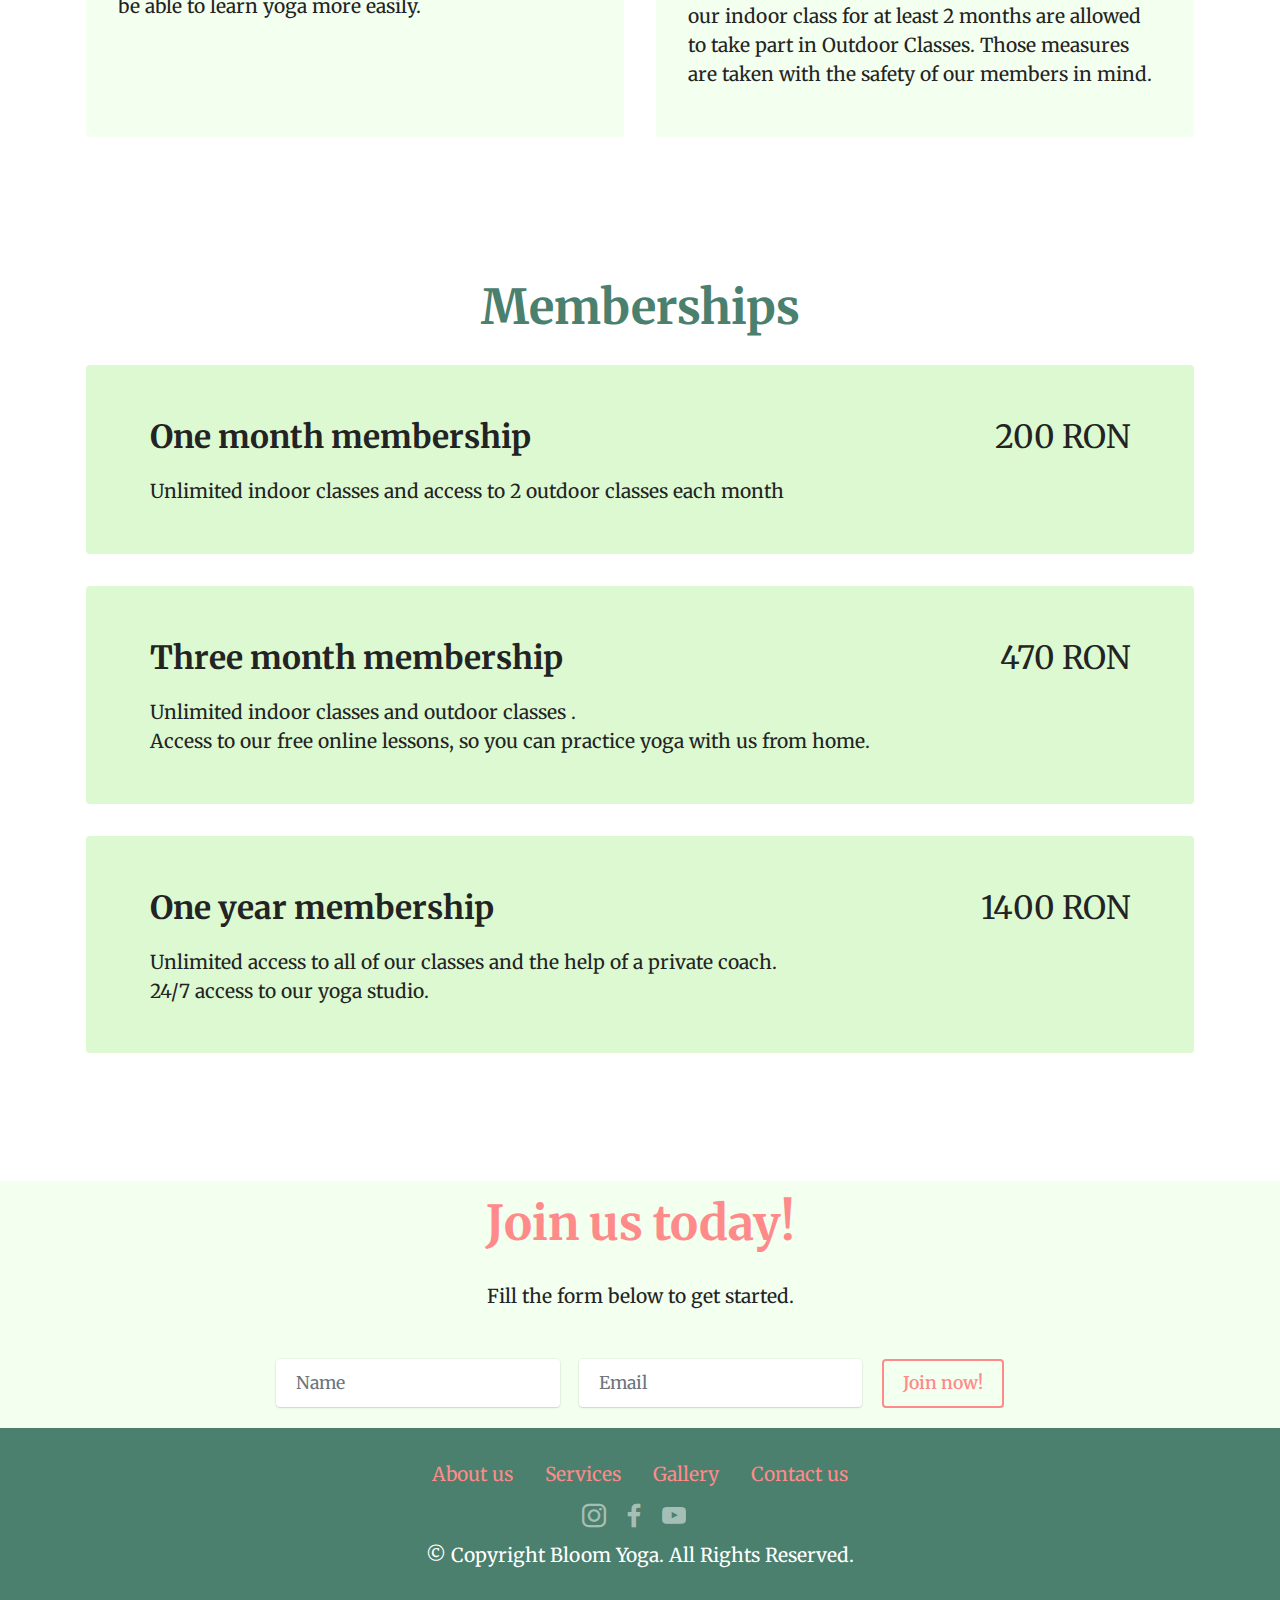
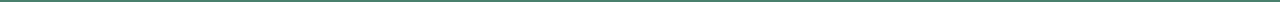
<file: services.html>
<!DOCTYPE html>
<html  >
<head>
  <!-- Site made with Mobirise Website Builder v5.5.8, https://mobirise.com -->
  <meta charset="UTF-8">
  <meta http-equiv="X-UA-Compatible" content="IE=edge">
  <meta name="generator" content="Mobirise v5.5.8, mobirise.com">
  <meta name="viewport" content="width=device-width, initial-scale=1, minimum-scale=1">
  <link rel="shortcut icon" href="assets/images/water-lily-1.png" type="image/x-icon">
  <meta name="description" content="">
  
  
  <title>Services</title>
  <link rel="stylesheet" href="assets/bootstrap/css/bootstrap.min.css">
  <link rel="stylesheet" href="assets/bootstrap/css/bootstrap-grid.min.css">
  <link rel="stylesheet" href="assets/bootstrap/css/bootstrap-reboot.min.css">
  <link rel="stylesheet" href="assets/dropdown/css/style.css">
  <link rel="stylesheet" href="assets/socicon/css/styles.css">
  <link rel="stylesheet" href="assets/theme/css/style.css">
  <link rel="preload" href="https://fonts.googleapis.com/css?family=Merriweather:300,300i,400,400i,700,700i,900,900i&display=swap" as="style" onload="this.onload=null;this.rel='stylesheet'">
  <noscript><link rel="stylesheet" href="https://fonts.googleapis.com/css?family=Merriweather:300,300i,400,400i,700,700i,900,900i&display=swap"></noscript>
  <link rel="preload" as="style" href="assets/mobirise/css/mbr-additional.css"><link rel="stylesheet" href="assets/mobirise/css/mbr-additional.css" type="text/css">
  
  
  
  
</head>
<body>
  
  <section data-bs-version="5.1" class="menu menu2 cid-sU1NS7PxxL" once="menu" id="menu2-7">
    
    <nav class="navbar navbar-dropdown navbar-fixed-top navbar-expand-lg">
        <div class="container-fluid">
            <div class="navbar-brand">
                <span class="navbar-logo">
                    <a href="index.html">
                        <img src="assets/images/water-lily-2.png" alt="logo" style="height: 3.5rem;">
                    </a>
                </span>
                <span class="navbar-caption-wrap"><a class="navbar-caption text-info text-primary display-4" href="index.html">Bloom Yoga Studio</a></span>
            </div>
            <button class="navbar-toggler" type="button" data-toggle="collapse" data-bs-toggle="collapse" data-target="#navbarSupportedContent" data-bs-target="#navbarSupportedContent" aria-controls="navbarNavAltMarkup" aria-expanded="false" aria-label="Toggle navigation">
                <div class="hamburger">
                    <span></span>
                    <span></span>
                    <span></span>
                    <span></span>
                </div>
            </button>
            <div class="collapse navbar-collapse" id="navbarSupportedContent">
                <ul class="navbar-nav nav-dropdown" data-app-modern-menu="true"><li class="nav-item"><a class="nav-link link text-info display-4" href="services.html">
                            Services</a></li><li class="nav-item"><a class="nav-link link text-info display-4" href="page2.html">Gallery</a></li>
                    <li class="nav-item"><a class="nav-link link text-info display-4" href="page3.html">Contact us</a>
                    </li></ul>
                
                <div class="navbar-buttons mbr-section-btn"><a class="btn btn-primary display-4" href="services.html#form2-14">Join us Today!</a></div>
            </div>
        </div>
    </nav>
</section>

<section data-bs-version="5.1" class="header13 cid-sUjnRvSfnH" id="header13-i">

    

    

    <div class="align-center container">
        <div class="row justify-content-center">
            <div class="col-12 col-lg-10">
                <h1 class="mbr-section-title mbr-fonts-style mb-3 display-1"><strong>Bloom Yoga Studio</strong></h1>
                
                
                
                
            </div>
        </div>
    </div>
</section>

<section data-bs-version="5.1" class="content5 cid-sUjnfdjn4N" id="content5-f">
    
    <div class="container">
        <div class="row justify-content-center">
            <div class="col-md-12 col-lg-10">
                
                <h4 class="mbr-section-subtitle mbr-fonts-style mb-4 display-2">Our Services</h4>
                <p class="mbr-text mbr-fonts-style display-7">At Bloom Yoga Studio we provide multiple types of classes to accomodate all your souls' needs, including pre-recorded online lessons, available at a click-away to our members who choose a tier 2 membership, who can therefore practice relaxing yoga in the comfort of their own sacred space-home.</p>
            </div>
        </div>
    </div>
</section>

<section data-bs-version="5.1" class="features3 cid-sUjnkgejzW" id="features3-g">
    
    
    <div class="container">
        <div class="mbr-section-head">
            <h4 class="mbr-section-title mbr-fonts-style align-center mb-0 display-5"><strong>Available Classes</strong></h4>
            
        </div>
        <div class="row mt-4">
            <div class="item features-image сol-12 col-md-6 col-lg-6">
                <div class="item-wrapper">
                    <div class="item-img">
                        <img src="assets/images/inauntru-1.jpg" data-slide-to="0" data-bs-slide-to="0" alt="indoor class">
                    </div>
                    <div class="item-content">
                        <h5 class="item-title mbr-fonts-style display-7"><strong>Indoor Classes</strong></h5>
                        
                        <p class="mbr-text mbr-fonts-style mt-3 display-7">During indoor classes, our in-studio Coach, Andrea Carmen, will first teach you the basics of meditation so that after 3 weeks of practice you will be able to learn yoga more easily.</p>
                    </div>
                    
                </div>
            </div>
            <div class="item features-image сol-12 col-md-6 col-lg-6">
                <div class="item-wrapper">
                    <div class="item-img">
                        <img src="assets/images/afara.jpg" data-slide-to="2" data-bs-slide-to="2" alt="outdoor class">
                    </div>
                    <div class="item-content">
                        <h5 class="item-title mbr-fonts-style display-7"><strong>Outdoor Classes</strong></h5>
                        
                        <p class="mbr-text mbr-fonts-style mt-3 display-7">Outdoor Classes are dedciated to our more advanced members, Jules Red teaching a higher level of yoga. Only those who have participated in our indoor class for at least 2 months are allowed to take part in Outdoor Classes. Those measures are taken with the safety of our members in mind.</p>
                    </div>
                    
                </div>
            </div>
            
        </div>
    </div>
</section>

<section data-bs-version="5.1" class="features9 cid-sUjqxe8lrf" id="features10-n">
    <!---->
    
    
    <div class="container">
        <div class="mbr-section-head">
            <h3 class="mbr-section-title mbr-fonts-style mb-0 display-2"><strong>Memberships</strong></h3>
            
        </div>
        <div class="row mt-4">
            <div class="card col-12">
                <div class="card-wrapper">
                    <div class="top-line row">
                        <div class="col">
                            <h4 class="card-title mbr-fonts-style display-5"><strong>One month membership</strong></h4>
                        </div>
                        <div class="col-auto">
                            <p class="price mbr-fonts-style display-5">200 RON</p>
                        </div>
                    </div>
                    <div class="bottom-line">
                        <p class="mbr-text mbr-fonts-style display-7">Unlimited indoor classes and access to 2 outdoor classes each month</p>
                    </div>
                </div>
            </div>
            <div class="card col-12">
                <div class="card-wrapper">
                    <div class="top-line row">
                        <div class="col">
                            <h4 class="card-title mbr-fonts-style display-5"><strong>Three month membership</strong></h4>
                        </div>
                        <div class="col-auto">
                            <p class="price mbr-fonts-style display-5">470 RON</p>
                        </div>
                    </div>
                    <div class="bottom-line">
                        <p class="mbr-text mbr-fonts-style display-7">Unlimited indoor classes and outdoor classes .
<br>Access to our free online lessons, so you can practice yoga with us from home.</p>
                    </div>
                </div>
            </div>
            <div class="card col-12">
                <div class="card-wrapper">
                    <div class="top-line row">
                        <div class="col">
                            <h4 class="card-title mbr-fonts-style display-5"><strong>One year membership</strong></h4>
                        </div>
                        <div class="col-auto">
                            <p class="price mbr-fonts-style display-5">1400 RON</p>
                        </div>
                    </div>
                    <div class="bottom-line">
                        <p class="mbr-text mbr-fonts-style display-7">Unlimited access to all of our classes and the help of a private coach.
<br>24/7 access to our yoga studio.</p>
                    </div>
                </div>
            </div>
            
            
            
            
            
            
            
            
            
        </div>
    </div>
</section>

<section data-bs-version="5.1" class="form2 cid-sUpKa5PI7m" id="form2-14">

    

    
    <div class="container">
        <div class="row justify-content-center">
            <div class="col-lg-8 mx-auto mbr-form" data-form-type="formoid">
                <form action="https://mobirise.eu/" method="POST" class="mbr-form form-with-styler" data-form-title="Form Name"><input type="hidden" name="email" data-form-email="true" value="v6s4+x0bzOm3LWk0t64CGkJvL/iCfhYmR0SwwyWZ1E5YSzn6CiES5bKd6IZ21Z+ZSghwwO0mb85/yiKA9kEHN1I12cRvAbX4x+ZXB7aL/LpBYBqsIN8xu9Dc/A9H9y2s">
                    <div class="row">
                        <div hidden="hidden" data-form-alert="" class="alert alert-success col-12">Your journey begins today!</div>
                        <div hidden="hidden" data-form-alert-danger="" class="alert alert-danger col-12">
                            Oops...! some problem!
                        </div>
                    </div>
                    <div class="dragArea row">
                        <div class="col-lg-12 col-md-12 col-sm-12">
                            <h1 class="mbr-section-title mb-4 align-center mbr-fonts-style display-2"><strong>Join us today!</strong></h1>
                        </div>
                        <div class="col-lg-12 col-md-12 col-sm-12">
                            <p class="mbr-text mbr-fonts-style mb-5 align-center display-7">Fill the form below to get started.</p>
                        </div>
                        <div class="col-lg col-md col-12 form-group mb-3" data-for="email">
                            <input type="text" name="name" placeholder="Name" data-form-field="name" class="form-control" id="name-form2-14">
                        </div>
                        <div class="col-lg col-md col-12 form-group mb-3" data-for="email">
                            <input type="email" name="email" placeholder="Email" data-form-field="email" class="form-control" id="email-form2-14">
                        </div>
                        <div class="mbr-section-btn col-md-auto col"><button type="submit" class="btn btn-danger-outline display-4">Join now!</button></div>
                    </div>
                </form>
            </div>
        </div>
    </div>
</section>

<section data-bs-version="5.1" class="footer3 cid-sUjyLwF9Oe" once="footers" id="footer3-w">

    

    

    <div class="container">
        <div class="media-container-row align-center mbr-white">
            <div class="row row-links">
                <ul class="foot-menu">
                    
                    
                    
                    
                    
                <li class="foot-menu-item mbr-fonts-style display-7">
                        <a class="text-danger" href="index.html" target="_blank">About us</a>
                    </li><li class="foot-menu-item mbr-fonts-style display-7">
                        <a class="text-danger" href="services.html" target="_blank">Services</a>
                    </li><li class="foot-menu-item mbr-fonts-style display-7"><a href="page2.html" class="text-danger">Gallery</a></li><li class="foot-menu-item mbr-fonts-style display-7"><a href="page3.html" class="text-danger">Contact us</a><br></li></ul>
            </div>
            <div class="row social-row">
                <div class="social-list align-right pb-2">
                    
                    
                    
                    
                    
                    
                <div class="soc-item">
                        <a href="https://www.instagram.com/yoga/?hl=en" target="_blank">
                            <span class="mbr-iconfont mbr-iconfont-social socicon-instagram socicon"></span>
                        </a>
                    </div><div class="soc-item">
                        <a href="https://www.facebook.com/yogawithadriene" target="_blank">
                            <span class="mbr-iconfont mbr-iconfont-social socicon-facebook socicon"></span>
                        </a>
                    </div><div class="soc-item">
                        <a href="https://www.youtube.com/watch?v=XLk5yks9c_Q" target="_blank">
                            <span class="mbr-iconfont mbr-iconfont-social socicon-youtube socicon"></span>
                        </a>
                    </div></div>
            </div>
            <div class="row row-copirayt">
                <p class="mbr-text mb-0 mbr-fonts-style mbr-white align-center display-7">
                    © Copyright Bloom Yoga. All Rights Reserved.
                </p>
            </div>
        </div>
    </div>
</section><section style="background-color: #fff; font-family: -apple-system, BlinkMacSystemFont, 'Segoe UI', 'Roboto', 'Helvetica Neue', Arial, sans-serif; color:#aaa; font-size:12px; padding: 0; align-items: center; display: none;"><a href="https://mobirise.site/h" style="flex: 1 1; height: 3rem; padding-left: 1rem;"></a><p style="flex: 0 0 auto; margin:0; padding-right:1rem;">Made with Mobirise <a href="https://mobirise.site/j" style="color:#aaa;">page</a> builder</p></section><script src="assets/bootstrap/js/bootstrap.bundle.min.js"></script>  <script src="assets/smoothscroll/smooth-scroll.js"></script>  <script src="assets/ytplayer/index.js"></script>  <script src="assets/dropdown/js/navbar-dropdown.js"></script>  <script src="assets/theme/js/script.js"></script>  <script src="assets/formoid/formoid.min.js"></script>  
  
  
</body>
</html>
</file>
<file: assets/web/assets/mobirise-icons2/mobirise2.css>
@font-face {
  font-family: 'Moririse2';
  font-display: swap;
  src:  url('mobirise2.eot?f2bix4');
  src:  url('mobirise2.eot?f2bix4#iefix') format('embedded-opentype'),
    url('mobirise2.ttf?f2bix4') format('truetype'),
    url('mobirise2.woff?f2bix4') format('woff'),
    url('mobirise2.svg?f2bix4#mobirise2') format('svg');
  font-weight: normal;
  font-style: normal;
}

[class^="mobi-"], [class*=" mobi-"] {
  /* use !important to prevent issues with browser extensions that change fonts */
  font-family: 'Moririse2' !important;
  speak: none;
  font-style: normal;
  font-weight: normal;
  font-variant: normal;
  text-transform: none;
  line-height: 1;

  /* Better Font Rendering =========== */
  -webkit-font-smoothing: antialiased;
  -moz-osx-font-smoothing: grayscale;
}

.mobi-mbri-add-submenu:before {
  content: "\e900";
}
.mobi-mbri-alert:before {
  content: "\e901";
}
.mobi-mbri-align-center:before {
  content: "\e902";
}
.mobi-mbri-align-justify:before {
  content: "\e903";
}
.mobi-mbri-align-left:before {
  content: "\e904";
}
.mobi-mbri-align-right:before {
  content: "\e905";
}
.mobi-mbri-android:before {
  content: "\e906";
}
.mobi-mbri-apple:before {
  content: "\e907";
}
.mobi-mbri-arrow-down:before {
  content: "\e908";
}
.mobi-mbri-arrow-next:before {
  content: "\e909";
}
.mobi-mbri-arrow-prev:before {
  content: "\e90a";
}
.mobi-mbri-arrow-up:before {
  content: "\e90b";
}
.mobi-mbri-bold:before {
  content: "\e90c";
}
.mobi-mbri-bookmark:before {
  content: "\e90d";
}
.mobi-mbri-bootstrap:before {
  content: "\e90e";
}
.mobi-mbri-briefcase:before {
  content: "\e90f";
}
.mobi-mbri-browse:before {
  content: "\e910";
}
.mobi-mbri-bulleted-list:before {
  content: "\e911";
}
.mobi-mbri-calendar:before {
  content: "\e912";
}
.mobi-mbri-camera:before {
  content: "\e913";
}
.mobi-mbri-cart-add:before {
  content: "\e914";
}
.mobi-mbri-cart-full:before {
  content: "\e915";
}
.mobi-mbri-cash:before {
  content: "\e916";
}
.mobi-mbri-change-style:before {
  content: "\e917";
}
.mobi-mbri-chat:before {
  content: "\e918";
}
.mobi-mbri-clock:before {
  content: "\e919";
}
.mobi-mbri-close:before {
  content: "\e91a";
}
.mobi-mbri-cloud:before {
  content: "\e91b";
}
.mobi-mbri-code:before {
  content: "\e91c";
}
.mobi-mbri-contact-form:before {
  content: "\e91d";
}
.mobi-mbri-credit-card:before {
  content: "\e91e";
}
.mobi-mbri-cursor-click:before {
  content: "\e91f";
}
.mobi-mbri-cust-feedback:before {
  content: "\e920";
}
.mobi-mbri-database:before {
  content: "\e921";
}
.mobi-mbri-delivery:before {
  content: "\e922";
}
.mobi-mbri-desktop:before {
  content: "\e923";
}
.mobi-mbri-devices:before {
  content: "\e924";
}
.mobi-mbri-down:before {
  content: "\e925";
}
.mobi-mbri-download-2:before {
  content: "\e926";
}
.mobi-mbri-download:before {
  content: "\e927";
}
.mobi-mbri-drag-n-drop-2:before {
  content: "\e928";
}
.mobi-mbri-drag-n-drop:before {
  content: "\e929";
}
.mobi-mbri-edit-2:before {
  content: "\e92a";
}
.mobi-mbri-edit:before {
  content: "\e92b";
}
.mobi-mbri-error:before {
  content: "\e92c";
}
.mobi-mbri-extension:before {
  content: "\e92d";
}
.mobi-mbri-features:before {
  content: "\e92e";
}
.mobi-mbri-file:before {
  content: "\e92f";
}
.mobi-mbri-flag:before {
  content: "\e930";
}
.mobi-mbri-folder:before {
  content: "\e931";
}
.mobi-mbri-gift:before {
  content: "\e932";
}
.mobi-mbri-github:before {
  content: "\e933";
}
.mobi-mbri-globe-2:before {
  content: "\e934";
}
.mobi-mbri-globe:before {
  content: "\e935";
}
.mobi-mbri-growing-chart:before {
  content: "\e936";
}
.mobi-mbri-hearth:before {
  content: "\e937";
}
.mobi-mbri-help:before {
  content: "\e938";
}
.mobi-mbri-home:before {
  content: "\e939";
}
.mobi-mbri-hot-cup:before {
  content: "\e93a";
}
.mobi-mbri-idea:before {
  content: "\e93b";
}
.mobi-mbri-image-gallery:before {
  content: "\e93c";
}
.mobi-mbri-image-slider:before {
  content: "\e93d";
}
.mobi-mbri-info:before {
  content: "\e93e";
}
.mobi-mbri-italic:before {
  content: "\e93f";
}
.mobi-mbri-key:before {
  content: "\e940";
}
.mobi-mbri-laptop:before {
  content: "\e941";
}
.mobi-mbri-layers:before {
  content: "\e942";
}
.mobi-mbri-left-right:before {
  content: "\e943";
}
.mobi-mbri-left:before {
  content: "\e944";
}
.mobi-mbri-letter:before {
  content: "\e945";
}
.mobi-mbri-like:before {
  content: "\e946";
}
.mobi-mbri-link:before {
  content: "\e947";
}
.mobi-mbri-lock:before {
  content: "\e948";
}
.mobi-mbri-login:before {
  content: "\e949";
}
.mobi-mbri-logout:before {
  content: "\e94a";
}
.mobi-mbri-magic-stick:before {
  content: "\e94b";
}
.mobi-mbri-map-pin:before {
  content: "\e94c";
}
.mobi-mbri-menu:before {
  content: "\e94d";
}
.mobi-mbri-mobile-2:before {
  content: "\e94e";
}
.mobi-mbri-mobile-horizontal:before {
  content: "\e94f";
}
.mobi-mbri-mobile:before {
  content: "\e950";
}
.mobi-mbri-mobirise:before {
  content: "\e951";
}
.mobi-mbri-more-horizontal:before {
  content: "\e952";
}
.mobi-mbri-more-vertical:before {
  content: "\e953";
}
.mobi-mbri-music:before {
  content: "\e954";
}
.mobi-mbri-new-file:before {
  content: "\e955";
}
.mobi-mbri-numbered-list:before {
  content: "\e956";
}
.mobi-mbri-opened-folder:before {
  content: "\e957";
}
.mobi-mbri-pages:before {
  content: "\e958";
}
.mobi-mbri-paper-plane:before {
  content: "\e959";
}
.mobi-mbri-paperclip:before {
  content: "\e95a";
}
.mobi-mbri-phone:before {
  content: "\e95b";
}
.mobi-mbri-photo:before {
  content: "\e95c";
}
.mobi-mbri-photos:before {
  content: "\e95d";
}
.mobi-mbri-pin:before {
  content: "\e95e";
}
.mobi-mbri-play:before {
  content: "\e95f";
}
.mobi-mbri-plus:before {
  content: "\e960";
}
.mobi-mbri-preview:before {
  content: "\e961";
}
.mobi-mbri-print:before {
  content: "\e962";
}
.mobi-mbri-protect:before {
  content: "\e963";
}
.mobi-mbri-question:before {
  content: "\e964";
}
.mobi-mbri-quote-left:before {
  content: "\e965";
}
.mobi-mbri-quote-right:before {
  content: "\e966";
}
.mobi-mbri-redo:before {
  content: "\e967";
}
.mobi-mbri-refresh:before {
  content: "\e968";
}
.mobi-mbri-responsive-2:before {
  content: "\e969";
}
.mobi-mbri-responsive:before {
  content: "\e96a";
}
.mobi-mbri-right:before {
  content: "\e96b";
}
.mobi-mbri-rocket:before {
  content: "\e96c";
}
.mobi-mbri-sad-face:before {
  content: "\e96d";
}
.mobi-mbri-sale:before {
  content: "\e96e";
}
.mobi-mbri-save:before {
  content: "\e96f";
}
.mobi-mbri-search:before {
  content: "\e970";
}
.mobi-mbri-setting-2:before {
  content: "\e971";
}
.mobi-mbri-setting-3:before {
  content: "\e972";
}
.mobi-mbri-setting:before {
  content: "\e973";
}
.mobi-mbri-share:before {
  content: "\e974";
}
.mobi-mbri-shopping-bag:before {
  content: "\e975";
}
.mobi-mbri-shopping-basket:before {
  content: "\e976";
}
.mobi-mbri-shopping-cart:before {
  content: "\e977";
}
.mobi-mbri-sites:before {
  content: "\e978";
}
.mobi-mbri-smile-face:before {
  content: "\e979";
}
.mobi-mbri-speed:before {
  content: "\e97a";
}
.mobi-mbri-star:before {
  content: "\e97b";
}
.mobi-mbri-success:before {
  content: "\e97c";
}
.mobi-mbri-sun:before {
  content: "\e97d";
}
.mobi-mbri-sun2:before {
  content: "\e97e";
}
.mobi-mbri-tablet-vertical:before {
  content: "\e97f";
}
.mobi-mbri-tablet:before {
  content: "\e980";
}
.mobi-mbri-target:before {
  content: "\e981";
}
.mobi-mbri-timer:before {
  content: "\e982";
}
.mobi-mbri-to-ftp:before {
  content: "\e983";
}
.mobi-mbri-to-local-drive:before {
  content: "\e984";
}
.mobi-mbri-touch-swipe:before {
  content: "\e985";
}
.mobi-mbri-touch:before {
  content: "\e986";
}
.mobi-mbri-trash:before {
  content: "\e987";
}
.mobi-mbri-underline:before {
  content: "\e988";
}
.mobi-mbri-undo:before {
  content: "\e989";
}
.mobi-mbri-unlink:before {
  content: "\e98a";
}
.mobi-mbri-unlock:before {
  content: "\e98b";
}
.mobi-mbri-up-down:before {
  content: "\e98c";
}
.mobi-mbri-up:before {
  content: "\e98d";
}
.mobi-mbri-update:before {
  content: "\e98e";
}
.mobi-mbri-upload-2:before {
  content: "\e98f";
}
.mobi-mbri-upload:before {
  content: "\e990";
}
.mobi-mbri-user-2:before {
  content: "\e991";
}
.mobi-mbri-user:before {
  content: "\e992";
}
.mobi-mbri-users:before {
  content: "\e993";
}
.mobi-mbri-video-play:before {
  content: "\e994";
}
.mobi-mbri-video:before {
  content: "\e995";
}
.mobi-mbri-watch:before {
  content: "\e996";
}
.mobi-mbri-website-theme-2:before {
  content: "\e997";
}
.mobi-mbri-website-theme:before {
  content: "\e998";
}
.mobi-mbri-wifi:before {
  content: "\e999";
}
.mobi-mbri-windows:before {
  content: "\e99a";
}
.mobi-mbri-zoom-in:before {
  content: "\e99b";
}
.mobi-mbri-zoom-out:before {
  content: "\e99c";
}
</file>
<file: assets/web/assets/mobirise-icons-bold/mobirise-icons-bold.css>
@font-face {
  font-family: 'mobirise-icons-bold';
  font-display: swap;
  src:  url('mobirise-icons-bold.eot?m1l4yr');
  src:  url('mobirise-icons-bold.eot?m1l4yr#iefix') format('embedded-opentype'),
    url('mobirise-icons-bold.ttf?m1l4yr') format('truetype'),
    url('mobirise-icons-bold.woff?m1l4yr') format('woff'),
    url('mobirise-icons-bold.svg?m1l4yr#mobirise-icons-bold') format('svg');
  font-weight: normal;
  font-style: normal;
}

[class^="mbrib-"], [class*="mbrib-"] {
  /* use !important to prevent issues with browser extensions that change fonts */
  font-family: 'mobirise-icons-bold' !important;
  speak: none;
  font-style: normal;
  font-weight: normal;
  font-variant: normal;
  text-transform: none;
  line-height: 1;

  /* Better Font Rendering =========== */
  -webkit-font-smoothing: antialiased;
  -moz-osx-font-smoothing: grayscale;
}

.mbrib-add-submenu:before {
  content: "\e900";
}
.mbrib-alert:before {
  content: "\e901";
}
.mbrib-align-center:before {
  content: "\e902";
}
.mbrib-align-justify:before {
  content: "\e903";
}
.mbrib-align-left:before {
  content: "\e904";
}
.mbrib-align-right:before {
  content: "\e905";
}
.mbrib-android:before {
  content: "\e906";
}
.mbrib-apple:before {
  content: "\e907";
}
.mbrib-arrow-down:before {
  content: "\e908";
}
.mbrib-arrow-next:before {
  content: "\e909";
}
.mbrib-arrow-prev:before {
  content: "\e90a";
}
.mbrib-arrow-up:before {
  content: "\e90b";
}
.mbrib-bold:before {
  content: "\e90c";
}
.mbrib-bookmark:before {
  content: "\e90d";
}
.mbrib-bootstrap:before {
  content: "\e90e";
}
.mbrib-briefcase:before {
  content: "\e90f";
}
.mbrib-browse:before {
  content: "\e910";
}
.mbrib-bulleted-list:before {
  content: "\e911";
}
.mbrib-calendar:before {
  content: "\e912";
}
.mbrib-camera:before {
  content: "\e913";
}
.mbrib-cart-add:before {
  content: "\e914";
}
.mbrib-cart-full:before {
  content: "\e915";
}
.mbrib-cash:before {
  content: "\e916";
}
.mbrib-change-style:before {
  content: "\e917";
}
.mbrib-chat:before {
  content: "\e918";
}
.mbrib-clock:before {
  content: "\e919";
}
.mbrib-close:before {
  content: "\e91a";
}
.mbrib-cloud:before {
  content: "\e91b";
}
.mbrib-code:before {
  content: "\e91c";
}
.mbrib-contact-form:before {
  content: "\e91d";
}
.mbrib-credit-card:before {
  content: "\e91e";
}
.mbrib-cursor-click:before {
  content: "\e91f";
}
.mbrib-cust-feedback:before {
  content: "\e920";
}
.mbrib-database:before {
  content: "\e921";
}
.mbrib-delivery:before {
  content: "\e922";
}
.mbrib-desktop:before {
  content: "\e923";
}
.mbrib-devices:before {
  content: "\e924";
}
.mbrib-down:before {
  content: "\e925";
}
.mbrib-download:before {
  content: "\e926";
}
.mbrib-drag-n-drop:before {
  content: "\e927";
}
.mbrib-drag-n-drop2:before {
  content: "\e928";
}
.mbrib-edit:before {
  content: "\e929";
}
.mbrib-edit2:before {
  content: "\e92a";
}
.mbrib-error:before {
  content: "\e92b";
}
.mbrib-extension:before {
  content: "\e92c";
}
.mbrib-features:before {
  content: "\e92d";
}
.mbrib-file:before {
  content: "\e92e";
}
.mbrib-flag:before {
  content: "\e92f";
}
.mbrib-folder:before {
  content: "\e930";
}
.mbrib-gift:before {
  content: "\e931";
}
.mbrib-github:before {
  content: "\e932";
}
.mbrib-globe-2:before {
  content: "\e933";
}
.mbrib-globe:before {
  content: "\e934";
}
.mbrib-growing-chart:before {
  content: "\e935";
}
.mbrib-hearth:before {
  content: "\e936";
}
.mbrib-help:before {
  content: "\e937";
}
.mbrib-home:before {
  content: "\e938";
}
.mbrib-hot-cup:before {
  content: "\e939";
}
.mbrib-idea:before {
  content: "\e93a";
}
.mbrib-image-gallery:before {
  content: "\e93b";
}
.mbrib-image-slider:before {
  content: "\e93c";
}
.mbrib-info:before {
  content: "\e93d";
}
.mbrib-italic:before {
  content: "\e93e";
}
.mbrib-key:before {
  content: "\e93f";
}
.mbrib-laptop:before {
  content: "\e940";
}
.mbrib-layers:before {
  content: "\e941";
}
.mbrib-left-right:before {
  content: "\e942";
}
.mbrib-left:before {
  content: "\e943";
}
.mbrib-letter:before {
  content: "\e944";
}
.mbrib-like:before {
  content: "\e945";
}
.mbrib-link:before {
  content: "\e946";
}
.mbrib-lock:before {
  content: "\e947";
}
.mbrib-login:before {
  content: "\e948";
}
.mbrib-logout:before {
  content: "\e949";
}
.mbrib-magic-stick:before {
  content: "\e94a";
}
.mbrib-map-pin:before {
  content: "\e94b";
}
.mbrib-menu:before {
  content: "\e94c";
}
.mbrib-mobile:before {
  content: "\e94d";
}
.mbrib-mobile2:before {
  content: "\e94e";
}
.mbrib-mobirise:before {
  content: "\e94f";
}
.mbrib-more-horizontal:before {
  content: "\e950";
}
.mbrib-more-vertical:before {
  content: "\e951";
}
.mbrib-music:before {
  content: "\e952";
}
.mbrib-new-file:before {
  content: "\e953";
}
.mbrib-numbered-list:before {
  content: "\e954";
}
.mbrib-opened-folder:before {
  content: "\e955";
}
.mbrib-pages:before {
  content: "\e956";
}
.mbrib-paper-plane:before {
  content: "\e957";
}
.mbrib-paperclip:before {
  content: "\e958";
}
.mbrib-photo:before {
  content: "\e959";
}
.mbrib-photos:before {
  content: "\e95a";
}
.mbrib-pin:before {
  content: "\e95b";
}
.mbrib-play:before {
  content: "\e95c";
}
.mbrib-plus:before {
  content: "\e95d";
}
.mbrib-preview:before {
  content: "\e95e";
}
.mbrib-print:before {
  content: "\e95f";
}
.mbrib-protect:before {
  content: "\e960";
}
.mbrib-question:before {
  content: "\e961";
}
.mbrib-quote-left:before {
  content: "\e962";
}
.mbrib-quote-right:before {
  content: "\e963";
}
.mbrib-redo:before {
  content: "\e964";
}
.mbrib-refresh:before {
  content: "\e965";
}
.mbrib-responsive:before {
  content: "\e966";
}
.mbrib-right:before {
  content: "\e967";
}
.mbrib-rocket:before {
  content: "\e968";
}
.mbrib-sad-face:before {
  content: "\e969";
}
.mbrib-sale:before {
  content: "\e96a";
}
.mbrib-save:before {
  content: "\e96b";
}
.mbrib-search:before {
  content: "\e96c";
}
.mbrib-setting:before {
  content: "\e96d";
}
.mbrib-setting2:before {
  content: "\e96e";
}
.mbrib-setting3:before {
  content: "\e96f";
}
.mbrib-share:before {
  content: "\e970";
}
.mbrib-shopping-bag:before {
  content: "\e971";
}
.mbrib-shopping-basket:before {
  content: "\e972";
}
.mbrib-shopping-cart:before {
  content: "\e973";
}
.mbrib-sites:before {
  content: "\e974";
}
.mbrib-smile-face:before {
  content: "\e975";
}
.mbrib-speed:before {
  content: "\e976";
}
.mbrib-star:before {
  content: "\e977";
}
.mbrib-success:before {
  content: "\e978";
}
.mbrib-sun:before {
  content: "\e979";
}
.mbrib-sun2:before {
  content: "\e97a";
}
.mbrib-tablet-vertical:before {
  content: "\e97b";
}
.mbrib-tablet:before {
  content: "\e97c";
}
.mbrib-target:before {
  content: "\e97d";
}
.mbrib-timer:before {
  content: "\e97e";
}
.mbrib-to-ftp:before {
  content: "\e97f";
}
.mbrib-to-local-drive:before {
  content: "\e980";
}
.mbrib-touch-swipe:before {
  content: "\e981";
}
.mbrib-touch:before {
  content: "\e982";
}
.mbrib-trash:before {
  content: "\e983";
}
.mbrib-underline:before {
  content: "\e984";
}
.mbrib-undo:before {
  content: "\e985";
}
.mbrib-unlink:before {
  content: "\e986";
}
.mbrib-unlock:before {
  content: "\e987";
}
.mbrib-up-down:before {
  content: "\e988";
}
.mbrib-up:before {
  content: "\e989";
}
.mbrib-update:before {
  content: "\e98a";
}
.mbrib-upload:before {
  content: "\e98b";
}
.mbrib-user:before {
  content: "\e98c";
}
.mbrib-user2:before {
  content: "\e98d";
}
.mbrib-users:before {
  content: "\e98e";
}
.mbrib-video-play:before {
  content: "\e98f";
}
.mbrib-video:before {
  content: "\e990";
}
.mbrib-watch:before {
  content: "\e991";
}
.mbrib-website-theme:before {
  content: "\e992";
}
.mbrib-wifi:before {
  content: "\e993";
}
.mbrib-windows:before {
  content: "\e994";
}
.mbrib-zoom-out:before {
  content: "\e995";
}
</file>
<file: assets/dropdown/css/style.css>
.navbar-dropdown {
  left: 0;
  padding: 0;
  position: absolute;
  right: 0;
  top: 0;
  transition: all 0.45s ease;
  z-index: 1030;
  background: #282828; }
  .navbar-dropdown .navbar-logo {
    margin-right: 0.8rem;
    transition: margin 0.3s ease-in-out;
    vertical-align: middle; }
    .navbar-dropdown .navbar-logo img {
      height: 3.125rem;
      transition: all 0.3s ease-in-out; }
    .navbar-dropdown .navbar-logo.mbr-iconfont {
      font-size: 3.125rem;
      line-height: 3.125rem; }
  .navbar-dropdown .navbar-caption {
    font-weight: 700;
    white-space: normal;
    vertical-align: -4px;
    line-height: 3.125rem !important; }
    .navbar-dropdown .navbar-caption, .navbar-dropdown .navbar-caption:hover {
      color: inherit;
      text-decoration: none; }
  .navbar-dropdown .mbr-iconfont + .navbar-caption {
    vertical-align: -1px; }
  .navbar-dropdown.navbar-fixed-top {
    position: fixed; }
  .navbar-dropdown .navbar-brand span {
    vertical-align: -4px; }
  .navbar-dropdown.bg-color.transparent {
    background: none; }
  .navbar-dropdown.navbar-short .navbar-brand {
    padding: 0.625rem 0; }
    .navbar-dropdown.navbar-short .navbar-brand span {
      vertical-align: -1px; }
  .navbar-dropdown.navbar-short .navbar-caption {
    line-height: 2.375rem !important;
    vertical-align: -2px; }
  .navbar-dropdown.navbar-short .navbar-logo {
    margin-right: 0.5rem; }
    .navbar-dropdown.navbar-short .navbar-logo img {
      height: 2.375rem; }
    .navbar-dropdown.navbar-short .navbar-logo.mbr-iconfont {
      font-size: 2.375rem;
      line-height: 2.375rem; }
  .navbar-dropdown.navbar-short .mbr-table-cell {
    height: 3.625rem; }
  .navbar-dropdown .navbar-close {
    left: 0.6875rem;
    position: fixed;
    top: 0.75rem;
    z-index: 1000; }
  .navbar-dropdown .hamburger-icon {
    content: "";
    display: inline-block;
    vertical-align: middle;
    width: 16px;
    -webkit-box-shadow: 0 -6px 0 1px #282828,0 0 0 1px #282828,0 6px 0 1px #282828;
    -moz-box-shadow: 0 -6px 0 1px #282828,0 0 0 1px #282828,0 6px 0 1px #282828;
    box-shadow: 0 -6px 0 1px #282828,0 0 0 1px #282828,0 6px 0 1px #282828; }

.dropdown-menu .dropdown-toggle[data-toggle="dropdown-submenu"]::after {
  border-bottom: 0.35em solid transparent;
  border-left: 0.35em solid;
  border-right: 0;
  border-top: 0.35em solid transparent;
  margin-left: 0.3rem; }

.dropdown-menu .dropdown-item:focus {
  outline: 0; }

.nav-dropdown {
  font-size: 0.75rem;
  font-weight: 500;
  height: auto !important; }
  .nav-dropdown .nav-btn {
    padding-left: 1rem; }
  .nav-dropdown .link {
    margin: .667em 1.667em;
    font-weight: 500;
    padding: 0;
    transition: color .2s ease-in-out; }
    .nav-dropdown .link.dropdown-toggle {
      margin-right: 2.583em; }
      .nav-dropdown .link.dropdown-toggle::after {
        margin-left: .25rem;
        border-top: 0.35em solid;
        border-right: 0.35em solid transparent;
        border-left: 0.35em solid transparent;
        border-bottom: 0; }
      .nav-dropdown .link.dropdown-toggle[aria-expanded="true"] {
        margin: 0;
        padding: 0.667em 3.263em  0.667em 1.667em; }
  .nav-dropdown .link::after,
  .nav-dropdown .dropdown-item::after {
    color: inherit; }
  .nav-dropdown .btn {
    font-size: 0.75rem;
    font-weight: 700;
    letter-spacing: 0;
    margin-bottom: 0;
    padding-left: 1.25rem;
    padding-right: 1.25rem; }
  .nav-dropdown .dropdown-menu {
    border-radius: 0;
    border: 0;
    left: 0;
    margin: 0;
    padding-bottom: 1.25rem;
    padding-top: 1.25rem;
    position: relative; }
  .nav-dropdown .dropdown-submenu {
    margin-left: 0.125rem;
    top: 0; }
  .nav-dropdown .dropdown-item {
    font-weight: 500;
    line-height: 2;
    padding: 0.3846em 4.615em 0.3846em 1.5385em;
    position: relative;
    transition: color .2s ease-in-out, background-color .2s ease-in-out; }
    .nav-dropdown .dropdown-item::after {
      margin-top: -0.3077em;
      position: absolute;
      right: 1.1538em;
      top: 50%; }
    .nav-dropdown .dropdown-item:focus, .nav-dropdown .dropdown-item:hover {
      background: none; }

@media (max-width: 767px) {
  .nav-dropdown.navbar-toggleable-sm {
    bottom: 0;
    display: none;
    left: 0;
    overflow-x: hidden;
    position: fixed;
    top: 0;
    transform: translateX(-100%);
    -ms-transform: translateX(-100%);
    -webkit-transform: translateX(-100%);
    width: 18.75rem;
    z-index: 999; } }
.nav-dropdown.navbar-toggleable-xl {
  bottom: 0;
  display: none;
  left: 0;
  overflow-x: hidden;
  position: fixed;
  top: 0;
  transform: translateX(-100%);
  -ms-transform: translateX(-100%);
  -webkit-transform: translateX(-100%);
  width: 18.75rem;
  z-index: 999; }

.nav-dropdown-sm {
  display: block !important;
  overflow-x: hidden;
  overflow: auto;
  padding-top: 3.875rem; }
  .nav-dropdown-sm::after {
    content: "";
    display: block;
    height: 3rem;
    width: 100%; }
  .nav-dropdown-sm.collapse.in ~ .navbar-close {
    display: block !important; }
  .nav-dropdown-sm.collapsing, .nav-dropdown-sm.collapse.in {
    transform: translateX(0);
    -ms-transform: translateX(0);
    -webkit-transform: translateX(0);
    transition: all 0.25s ease-out;
    -webkit-transition: all 0.25s ease-out;
    background: #282828; }
  .nav-dropdown-sm.collapsing[aria-expanded="false"] {
    transform: translateX(-100%);
    -ms-transform: translateX(-100%);
    -webkit-transform: translateX(-100%); }
  .nav-dropdown-sm .nav-item {
    display: block;
    margin-left: 0 !important;
    padding-left: 0; }
  .nav-dropdown-sm .link,
  .nav-dropdown-sm .dropdown-item {
    border-top: 1px dotted rgba(255, 255, 255, 0.1);
    font-size: 0.8125rem;
    line-height: 1.6;
    margin: 0 !important;
    padding: 0.875rem 2.4rem 0.875rem 1.5625rem !important;
    position: relative;
    white-space: normal; }
    .nav-dropdown-sm .link:focus, .nav-dropdown-sm .link:hover,
    .nav-dropdown-sm .dropdown-item:focus,
    .nav-dropdown-sm .dropdown-item:hover {
      background: rgba(0, 0, 0, 0.2) !important;
      color: #c0a375; }
  .nav-dropdown-sm .nav-btn {
    position: relative;
    padding: 1.5625rem 1.5625rem 0 1.5625rem; }
    .nav-dropdown-sm .nav-btn::before {
      border-top: 1px dotted rgba(255, 255, 255, 0.1);
      content: "";
      left: 0;
      position: absolute;
      top: 0;
      width: 100%; }
    .nav-dropdown-sm .nav-btn + .nav-btn {
      padding-top: 0.625rem; }
      .nav-dropdown-sm .nav-btn + .nav-btn::before {
        display: none; }
  .nav-dropdown-sm .btn {
    padding: 0.625rem 0; }
  .nav-dropdown-sm .dropdown-toggle[data-toggle="dropdown-submenu"]::after {
    margin-left: .25rem;
    border-top: 0.35em solid;
    border-right: 0.35em solid transparent;
    border-left: 0.35em solid transparent;
    border-bottom: 0; }
  .nav-dropdown-sm .dropdown-toggle[data-toggle="dropdown-submenu"][aria-expanded="true"]::after {
    border-top: 0;
    border-right: 0.35em solid transparent;
    border-left: 0.35em solid transparent;
    border-bottom: 0.35em solid; }
  .nav-dropdown-sm .dropdown-menu {
    margin: 0;
    padding: 0;
    position: relative;
    top: 0;
    left: 0;
    width: 100%;
    border: 0;
    float: none;
    border-radius: 0;
    background: none; }
  .nav-dropdown-sm .dropdown-submenu {
    left: 100%;
    margin-left: 0.125rem;
    margin-top: -1.25rem;
    top: 0; }

.navbar-toggleable-sm .nav-dropdown .dropdown-menu {
  position: absolute; }

.navbar-toggleable-sm .nav-dropdown .dropdown-submenu {
  left: 100%;
  margin-left: 0.125rem;
  margin-top: -1.25rem;
  top: 0; }

.navbar-toggleable-sm.opened .nav-dropdown .dropdown-menu {
  position: relative; }

.navbar-toggleable-sm.opened .nav-dropdown .dropdown-submenu {
  left: 0;
  margin-left: 00rem;
  margin-top: 0rem;
  top: 0; }

.is-builder .nav-dropdown.collapsing {
  transition: none !important; }
</file>
<file: assets/socicon/css/styles.css>
@charset "UTF-8";

@font-face {
  font-family: 'Socicon';
  src:  url('../fonts/socicon.eot');
  src:  url('../fonts/socicon.eot?#iefix') format('embedded-opentype'),
    url('../fonts/socicon.woff2') format('woff2'),
    url('../fonts/socicon.ttf') format('truetype'),
    url('../fonts/socicon.woff') format('woff'),
    url('../fonts/socicon.svg#socicon') format('svg');
  font-weight: normal;
  font-style: normal;
  font-display: swap;
}

[data-icon]:before {
  font-family: "socicon" !important;
  content: attr(data-icon);
  font-style: normal !important;
  font-weight: normal !important;
  font-variant: normal !important;
  text-transform: none !important;
  speak: none;
  line-height: 1;
  -webkit-font-smoothing: antialiased;
  -moz-osx-font-smoothing: grayscale;
}

[class^="socicon-"], [class*=" socicon-"] {
  /* use !important to prevent issues with browser extensions that change fonts */
  font-family: 'Socicon' !important;
  speak: none;
  font-style: normal;
  font-weight: normal;
  font-variant: normal;
  text-transform: none;
  line-height: 1;

  /* Better Font Rendering =========== */
  -webkit-font-smoothing: antialiased;
  -moz-osx-font-smoothing: grayscale;
}

.socicon-eitaa:before {
  content: "\e97c";
}
.socicon-soroush:before {
  content: "\e97d";
}
.socicon-bale:before {
  content: "\e97e";
}
.socicon-zazzle:before {
  content: "\e97b";
}
.socicon-society6:before {
  content: "\e97a";
}
.socicon-redbubble:before {
  content: "\e979";
}
.socicon-avvo:before {
  content: "\e978";
}
.socicon-stitcher:before {
  content: "\e977";
}
.socicon-googlehangouts:before {
  content: "\e974";
}
.socicon-dlive:before {
  content: "\e975";
}
.socicon-vsco:before {
  content: "\e976";
}
.socicon-flipboard:before {
  content: "\e973";
}
.socicon-ubuntu:before {
  content: "\e958";
}
.socicon-artstation:before {
  content: "\e959";
}
.socicon-invision:before {
  content: "\e95a";
}
.socicon-torial:before {
  content: "\e95b";
}
.socicon-collectorz:before {
  content: "\e95c";
}
.socicon-seenthis:before {
  content: "\e95d";
}
.socicon-googleplaymusic:before {
  content: "\e95e";
}
.socicon-debian:before {
  content: "\e95f";
}
.socicon-filmfreeway:before {
  content: "\e960";
}
.socicon-gnome:before {
  content: "\e961";
}
.socicon-itchio:before {
  content: "\e962";
}
.socicon-jamendo:before {
  content: "\e963";
}
.socicon-mix:before {
  content: "\e964";
}
.socicon-sharepoint:before {
  content: "\e965";
}
.socicon-tinder:before {
  content: "\e966";
}
.socicon-windguru:before {
  content: "\e967";
}
.socicon-cdbaby:before {
  content: "\e968";
}
.socicon-elementaryos:before {
  content: "\e969";
}
.socicon-stage32:before {
  content: "\e96a";
}
.socicon-tiktok:before {
  content: "\e96b";
}
.socicon-gitter:before {
  content: "\e96c";
}
.socicon-letterboxd:before {
  content: "\e96d";
}
.socicon-threema:before {
  content: "\e96e";
}
.socicon-splice:before {
  content: "\e96f";
}
.socicon-metapop:before {
  content: "\e970";
}
.socicon-naver:before {
  content: "\e971";
}
.socicon-remote:before {
  content: "\e972";
}
.socicon-internet:before {
  content: "\e957";
}
.socicon-moddb:before {
  content: "\e94b";
}
.socicon-indiedb:before {
  content: "\e94c";
}
.socicon-traxsource:before {
  content: "\e94d";
}
.socicon-gamefor:before {
  content: "\e94e";
}
.socicon-pixiv:before {
  content: "\e94f";
}
.socicon-myanimelist:before {
  content: "\e950";
}
.socicon-blackberry:before {
  content: "\e951";
}
.socicon-wickr:before {
  content: "\e952";
}
.socicon-spip:before {
  content: "\e953";
}
.socicon-napster:before {
  content: "\e954";
}
.socicon-beatport:before {
  content: "\e955";
}
.socicon-hackerone:before {
  content: "\e956";
}
.socicon-hackernews:before {
  content: "\e946";
}
.socicon-smashwords:before {
  content: "\e947";
}
.socicon-kobo:before {
  content: "\e948";
}
.socicon-bookbub:before {
  content: "\e949";
}
.socicon-mailru:before {
  content: "\e94a";
}
.socicon-gitlab:before {
  content: "\e945";
}
.socicon-instructables:before {
  content: "\e944";
}
.socicon-portfolio:before {
  content: "\e943";
}
.socicon-codered:before {
  content: "\e940";
}
.socicon-origin:before {
  content: "\e941";
}
.socicon-nextdoor:before {
  content: "\e942";
}
.socicon-udemy:before {
  content: "\e93f";
}
.socicon-livemaster:before {
  content: "\e93e";
}
.socicon-crunchbase:before {
  content: "\e93b";
}
.socicon-homefy:before {
  content: "\e93c";
}
.socicon-calendly:before {
  content: "\e93d";
}
.socicon-realtor:before {
  content: "\e90f";
}
.socicon-tidal:before {
  content: "\e910";
}
.socicon-qobuz:before {
  content: "\e911";
}
.socicon-natgeo:before {
  content: "\e912";
}
.socicon-mastodon:before {
  content: "\e913";
}
.socicon-unsplash:before {
  content: "\e914";
}
.socicon-homeadvisor:before {
  content: "\e915";
}
.socicon-angieslist:before {
  content: "\e916";
}
.socicon-codepen:before {
  content: "\e917";
}
.socicon-slack:before {
  content: "\e918";
}
.socicon-openaigym:before {
  content: "\e919";
}
.socicon-logmein:before {
  content: "\e91a";
}
.socicon-fiverr:before {
  content: "\e91b";
}
.socicon-gotomeeting:before {
  content: "\e91c";
}
.socicon-aliexpress:before {
  content: "\e91d";
}
.socicon-guru:before {
  content: "\e91e";
}
.socicon-appstore:before {
  content: "\e91f";
}
.socicon-homes:before {
  content: "\e920";
}
.socicon-zoom:before {
  content: "\e921";
}
.socicon-alibaba:before {
  content: "\e922";
}
.socicon-craigslist:before {
  content: "\e923";
}
.socicon-wix:before {
  content: "\e924";
}
.socicon-redfin:before {
  content: "\e925";
}
.socicon-googlecalendar:before {
  content: "\e926";
}
.socicon-shopify:before {
  content: "\e927";
}
.socicon-freelancer:before {
  content: "\e928";
}
.socicon-seedrs:before {
  content: "\e929";
}
.socicon-bing:before {
  content: "\e92a";
}
.socicon-doodle:before {
  content: "\e92b";
}
.socicon-bonanza:before {
  content: "\e92c";
}
.socicon-squarespace:before {
  content: "\e92d";
}
.socicon-toptal:before {
  content: "\e92e";
}
.socicon-gust:before {
  content: "\e92f";
}
.socicon-ask:before {
  content: "\e930";
}
.socicon-trulia:before {
  content: "\e931";
}
.socicon-loomly:before {
  content: "\e932";
}
.socicon-ghost:before {
  content: "\e933";
}
.socicon-upwork:before {
  content: "\e934";
}
.socicon-fundable:before {
  content: "\e935";
}
.socicon-booking:before {
  content: "\e936";
}
.socicon-googlemaps:before {
  content: "\e937";
}
.socicon-zillow:before {
  content: "\e938";
}
.socicon-niconico:before {
  content: "\e939";
}
.socicon-toneden:before {
  content: "\e93a";
}
.socicon-augment:before {
  content: "\e908";
}
.socicon-bitbucket:before {
  content: "\e909";
}
.socicon-fyuse:before {
  content: "\e90a";
}
.socicon-yt-gaming:before {
  content: "\e90b";
}
.socicon-sketchfab:before {
  content: "\e90c";
}
.socicon-mobcrush:before {
  content: "\e90d";
}
.socicon-microsoft:before {
  content: "\e90e";
}
.socicon-pandora:before {
  content: "\e907";
}
.socicon-messenger:before {
  content: "\e906";
}
.socicon-gamewisp:before {
  content: "\e905";
}
.socicon-bloglovin:before {
  content: "\e904";
}
.socicon-tunein:before {
  content: "\e903";
}
.socicon-gamejolt:before {
  content: "\e901";
}
.socicon-trello:before {
  content: "\e902";
}
.socicon-spreadshirt:before {
  content: "\e900";
}
.socicon-500px:before {
  content: "\e000";
}
.socicon-8tracks:before {
  content: "\e001";
}
.socicon-airbnb:before {
  content: "\e002";
}
.socicon-alliance:before {
  content: "\e003";
}
.socicon-amazon:before {
  content: "\e004";
}
.socicon-amplement:before {
  content: "\e005";
}
.socicon-android:before {
  content: "\e006";
}
.socicon-angellist:before {
  content: "\e007";
}
.socicon-apple:before {
  content: "\e008";
}
.socicon-appnet:before {
  content: "\e009";
}
.socicon-baidu:before {
  content: "\e00a";
}
.socicon-bandcamp:before {
  content: "\e00b";
}
.socicon-battlenet:before {
  content: "\e00c";
}
.socicon-mixer:before {
  content: "\e00d";
}
.socicon-bebee:before {
  content: "\e00e";
}
.socicon-bebo:before {
  content: "\e00f";
}
.socicon-behance:before {
  content: "\e010";
}
.socicon-blizzard:before {
  content: "\e011";
}
.socicon-blogger:before {
  content: "\e012";
}
.socicon-buffer:before {
  content: "\e013";
}
.socicon-chrome:before {
  content: "\e014";
}
.socicon-coderwall:before {
  content: "\e015";
}
.socicon-curse:before {
  content: "\e016";
}
.socicon-dailymotion:before {
  content: "\e017";
}
.socicon-deezer:before {
  content: "\e018";
}
.socicon-delicious:before {
  content: "\e019";
}
.socicon-deviantart:before {
  content: "\e01a";
}
.socicon-diablo:before {
  content: "\e01b";
}
.socicon-digg:before {
  content: "\e01c";
}
.socicon-discord:before {
  content: "\e01d";
}
.socicon-disqus:before {
  content: "\e01e";
}
.socicon-douban:before {
  content: "\e01f";
}
.socicon-draugiem:before {
  content: "\e020";
}
.socicon-dribbble:before {
  content: "\e021";
}
.socicon-drupal:before {
  content: "\e022";
}
.socicon-ebay:before {
  content: "\e023";
}
.socicon-ello:before {
  content: "\e024";
}
.socicon-endomodo:before {
  content: "\e025";
}
.socicon-envato:before {
  content: "\e026";
}
.socicon-etsy:before {
  content: "\e027";
}
.socicon-facebook:before {
  content: "\e028";
}
.socicon-feedburner:before {
  content: "\e029";
}
.socicon-filmweb:before {
  content: "\e02a";
}
.socicon-firefox:before {
  content: "\e02b";
}
.socicon-flattr:before {
  content: "\e02c";
}
.socicon-flickr:before {
  content: "\e02d";
}
.socicon-formulr:before {
  content: "\e02e";
}
.socicon-forrst:before {
  content: "\e02f";
}
.socicon-foursquare:before {
  content: "\e030";
}
.socicon-friendfeed:before {
  content: "\e031";
}
.socicon-github:before {
  content: "\e032";
}
.socicon-goodreads:before {
  content: "\e033";
}
.socicon-google:before {
  content: "\e034";
}
.socicon-googlescholar:before {
  content: "\e035";
}
.socicon-googlegroups:before {
  content: "\e036";
}
.socicon-googlephotos:before {
  content: "\e037";
}
.socicon-googleplus:before {
  content: "\e038";
}
.socicon-grooveshark:before {
  content: "\e039";
}
.socicon-hackerrank:before {
  content: "\e03a";
}
.socicon-hearthstone:before {
  content: "\e03b";
}
.socicon-hellocoton:before {
  content: "\e03c";
}
.socicon-heroes:before {
  content: "\e03d";
}
.socicon-smashcast:before {
  content: "\e03e";
}
.socicon-horde:before {
  content: "\e03f";
}
.socicon-houzz:before {
  content: "\e040";
}
.socicon-icq:before {
  content: "\e041";
}
.socicon-identica:before {
  content: "\e042";
}
.socicon-imdb:before {
  content: "\e043";
}
.socicon-instagram:before {
  content: "\e044";
}
.socicon-issuu:before {
  content: "\e045";
}
.socicon-istock:before {
  content: "\e046";
}
.socicon-itunes:before {
  content: "\e047";
}
.socicon-keybase:before {
  content: "\e048";
}
.socicon-lanyrd:before {
  content: "\e049";
}
.socicon-lastfm:before {
  content: "\e04a";
}
.socicon-line:before {
  content: "\e04b";
}
.socicon-linkedin:before {
  content: "\e04c";
}
.socicon-livejournal:before {
  content: "\e04d";
}
.socicon-lyft:before {
  content: "\e04e";
}
.socicon-macos:before {
  content: "\e04f";
}
.socicon-mail:before {
  content: "\e050";
}
.socicon-medium:before {
  content: "\e051";
}
.socicon-meetup:before {
  content: "\e052";
}
.socicon-mixcloud:before {
  content: "\e053";
}
.socicon-modelmayhem:before {
  content: "\e054";
}
.socicon-mumble:before {
  content: "\e055";
}
.socicon-myspace:before {
  content: "\e056";
}
.socicon-newsvine:before {
  content: "\e057";
}
.socicon-nintendo:before {
  content: "\e058";
}
.socicon-npm:before {
  content: "\e059";
}
.socicon-odnoklassniki:before {
  content: "\e05a";
}
.socicon-openid:before {
  content: "\e05b";
}
.socicon-opera:before {
  content: "\e05c";
}
.socicon-outlook:before {
  content: "\e05d";
}
.socicon-overwatch:before {
  content: "\e05e";
}
.socicon-patreon:before {
  content: "\e05f";
}
.socicon-paypal:before {
  content: "\e060";
}
.socicon-periscope:before {
  content: "\e061";
}
.socicon-persona:before {
  content: "\e062";
}
.socicon-pinterest:before {
  content: "\e063";
}
.socicon-play:before {
  content: "\e064";
}
.socicon-player:before {
  content: "\e065";
}
.socicon-playstation:before {
  content: "\e066";
}
.socicon-pocket:before {
  content: "\e067";
}
.socicon-qq:before {
  content: "\e068";
}
.socicon-quora:before {
  content: "\e069";
}
.socicon-raidcall:before {
  content: "\e06a";
}
.socicon-ravelry:before {
  content: "\e06b";
}
.socicon-reddit:before {
  content: "\e06c";
}
.socicon-renren:before {
  content: "\e06d";
}
.socicon-researchgate:before {
  content: "\e06e";
}
.socicon-residentadvisor:before {
  content: "\e06f";
}
.socicon-reverbnation:before {
  content: "\e070";
}
.socicon-rss:before {
  content: "\e071";
}
.socicon-sharethis:before {
  content: "\e072";
}
.socicon-skype:before {
  content: "\e073";
}
.socicon-slideshare:before {
  content: "\e074";
}
.socicon-smugmug:before {
  content: "\e075";
}
.socicon-snapchat:before {
  content: "\e076";
}
.socicon-songkick:before {
  content: "\e077";
}
.socicon-soundcloud:before {
  content: "\e078";
}
.socicon-spotify:before {
  content: "\e079";
}
.socicon-stackexchange:before {
  content: "\e07a";
}
.socicon-stackoverflow:before {
  content: "\e07b";
}
.socicon-starcraft:before {
  content: "\e07c";
}
.socicon-stayfriends:before {
  content: "\e07d";
}
.socicon-steam:before {
  content: "\e07e";
}
.socicon-storehouse:before {
  content: "\e07f";
}
.socicon-strava:before {
  content: "\e080";
}
.socicon-streamjar:before {
  content: "\e081";
}
.socicon-stumbleupon:before {
  content: "\e082";
}
.socicon-swarm:before {
  content: "\e083";
}
.socicon-teamspeak:before {
  content: "\e084";
}
.socicon-teamviewer:before {
  content: "\e085";
}
.socicon-technorati:before {
  content: "\e086";
}
.socicon-telegram:before {
  content: "\e087";
}
.socicon-tripadvisor:before {
  content: "\e088";
}
.socicon-tripit:before {
  content: "\e089";
}
.socicon-triplej:before {
  content: "\e08a";
}
.socicon-tumblr:before {
  content: "\e08b";
}
.socicon-twitch:before {
  content: "\e08c";
}
.socicon-twitter:before {
  content: "\e08d";
}
.socicon-uber:before {
  content: "\e08e";
}
.socicon-ventrilo:before {
  content: "\e08f";
}
.socicon-viadeo:before {
  content: "\e090";
}
.socicon-viber:before {
  content: "\e091";
}
.socicon-viewbug:before {
  content: "\e092";
}
.socicon-vimeo:before {
  content: "\e093";
}
.socicon-vine:before {
  content: "\e094";
}
.socicon-vkontakte:before {
  content: "\e095";
}
.socicon-warcraft:before {
  content: "\e096";
}
.socicon-wechat:before {
  content: "\e097";
}
.socicon-weibo:before {
  content: "\e098";
}
.socicon-whatsapp:before {
  content: "\e099";
}
.socicon-wikipedia:before {
  content: "\e09a";
}
.socicon-windows:before {
  content: "\e09b";
}
.socicon-wordpress:before {
  content: "\e09c";
}
.socicon-wykop:before {
  content: "\e09d";
}
.socicon-xbox:before {
  content: "\e09e";
}
.socicon-xing:before {
  content: "\e09f";
}
.socicon-yahoo:before {
  content: "\e0a0";
}
.socicon-yammer:before {
  content: "\e0a1";
}
.socicon-yandex:before {
  content: "\e0a2";
}
.socicon-yelp:before {
  content: "\e0a3";
}
.socicon-younow:before {
  content: "\e0a4";
}
.socicon-youtube:before {
  content: "\e0a5";
}
.socicon-zapier:before {
  content: "\e0a6";
}
.socicon-zerply:before {
  content: "\e0a7";
}
.socicon-zomato:before {
  content: "\e0a8";
}
.socicon-zynga:before {
  content: "\e0a9";
}
</file>
<file: assets/theme/css/style.css>
@charset "UTF-8";
section {
  background-color: #ffffff;
}

body {
  font-style: normal;
  line-height: 1.5;
  font-weight: 400;
  color: #232323;
  position: relative;
}

button {
  background-color: transparent;
  border-color: transparent;
}

section,
.container,
.container-fluid {
  position: relative;
  word-wrap: break-word;
}

a.mbr-iconfont:hover {
  text-decoration: none;
}

.article .lead p,
.article .lead ul,
.article .lead ol,
.article .lead pre,
.article .lead blockquote {
  margin-bottom: 0;
}

a {
  font-style: normal;
  font-weight: 400;
  cursor: pointer;
}
a, a:hover {
  text-decoration: none;
}

.mbr-section-title {
  font-style: normal;
  line-height: 1.3;
}

.mbr-section-subtitle {
  line-height: 1.3;
}

.mbr-text {
  font-style: normal;
  line-height: 1.7;
}

h1,
h2,
h3,
h4,
h5,
h6,
.display-1,
.display-2,
.display-4,
.display-5,
.display-7,
span,
p,
a {
  line-height: 1;
  word-break: break-word;
  word-wrap: break-word;
  font-weight: 400;
}

b,
strong {
  font-weight: bold;
}

input:-webkit-autofill, input:-webkit-autofill:hover, input:-webkit-autofill:focus, input:-webkit-autofill:active {
  transition-delay: 9999s;
  -webkit-transition-property: background-color, color;
  transition-property: background-color, color;
}

textarea[type=hidden] {
  display: none;
}

section {
  background-position: 50% 50%;
  background-repeat: no-repeat;
  background-size: cover;
}
section .mbr-background-video,
section .mbr-background-video-preview {
  position: absolute;
  bottom: 0;
  left: 0;
  right: 0;
  top: 0;
}

.hidden {
  visibility: hidden;
}

.mbr-z-index20 {
  z-index: 20;
}

/*! Base colors */
.mbr-white {
  color: #ffffff;
}

.mbr-black {
  color: #111111;
}

.mbr-bg-white {
  background-color: #ffffff;
}

.mbr-bg-black {
  background-color: #000000;
}

/*! Text-aligns */
.align-left {
  text-align: left;
}

.align-center {
  text-align: center;
}

.align-right {
  text-align: right;
}

/*! Font-weight  */
.mbr-light {
  font-weight: 300;
}

.mbr-regular {
  font-weight: 400;
}

.mbr-semibold {
  font-weight: 500;
}

.mbr-bold {
  font-weight: 700;
}

/*! Media  */
.media-content {
  flex-basis: 100%;
}

.media-container-row {
  display: flex;
  flex-direction: row;
  flex-wrap: wrap;
  justify-content: center;
  align-content: center;
  align-items: start;
}
.media-container-row .media-size-item {
  width: 400px;
}

.media-container-column {
  display: flex;
  flex-direction: column;
  flex-wrap: wrap;
  justify-content: center;
  align-content: center;
  align-items: stretch;
}
.media-container-column > * {
  width: 100%;
}

@media (min-width: 992px) {
  .media-container-row {
    flex-wrap: nowrap;
  }
}
figure {
  margin-bottom: 0;
  overflow: hidden;
}

figure[mbr-media-size] {
  transition: width 0.1s;
}

img,
iframe {
  display: block;
  width: 100%;
}

.card {
  background-color: transparent;
  border: none;
}

.card-box {
  width: 100%;
}

.card-img {
  text-align: center;
  flex-shrink: 0;
  -webkit-flex-shrink: 0;
}

.media {
  max-width: 100%;
  margin: 0 auto;
}

.mbr-figure {
  align-self: center;
}

.media-container > div {
  max-width: 100%;
}

.mbr-figure img,
.card-img img {
  width: 100%;
}

@media (max-width: 991px) {
  .media-size-item {
    width: auto !important;
  }

  .media {
    width: auto;
  }

  .mbr-figure {
    width: 100% !important;
  }
}
/*! Buttons */
.mbr-section-btn {
  margin-left: -0.6rem;
  margin-right: -0.6rem;
  font-size: 0;
}

.btn {
  font-weight: 600;
  border-width: 1px;
  font-style: normal;
  margin: 0.6rem 0.6rem;
  white-space: normal;
  transition: all 0.2s ease-in-out;
  display: inline-flex;
  align-items: center;
  justify-content: center;
  word-break: break-word;
}

.btn-sm {
  font-weight: 600;
  letter-spacing: 0px;
  transition: all 0.3s ease-in-out;
}

.btn-md {
  font-weight: 600;
  letter-spacing: 0px;
  transition: all 0.3s ease-in-out;
}

.btn-lg {
  font-weight: 600;
  letter-spacing: 0px;
  transition: all 0.3s ease-in-out;
}

.btn-form {
  margin: 0;
}
.btn-form:hover {
  cursor: pointer;
}

nav .mbr-section-btn {
  margin-left: 0rem;
  margin-right: 0rem;
}

/*! Btn icon margin */
.btn .mbr-iconfont,
.btn.btn-sm .mbr-iconfont {
  order: 1;
  cursor: pointer;
  margin-left: 0.5rem;
  vertical-align: sub;
}

.btn.btn-md .mbr-iconfont,
.btn.btn-md .mbr-iconfont {
  margin-left: 0.8rem;
}

.mbr-regular {
  font-weight: 400;
}

.mbr-semibold {
  font-weight: 500;
}

.mbr-bold {
  font-weight: 700;
}

[type=submit] {
  -webkit-appearance: none;
}

/*! Full-screen */
.mbr-fullscreen .mbr-overlay {
  min-height: 100vh;
}

.mbr-fullscreen {
  display: flex;
  display: -moz-flex;
  display: -ms-flex;
  display: -o-flex;
  align-items: center;
  min-height: 100vh;
  padding-top: 3rem;
  padding-bottom: 3rem;
}

/*! Map */
.map {
  height: 25rem;
  position: relative;
}
.map iframe {
  width: 100%;
  height: 100%;
}

/*! Scroll to top arrow */
.mbr-arrow-up {
  bottom: 25px;
  right: 90px;
  position: fixed;
  text-align: right;
  z-index: 5000;
  color: #ffffff;
  font-size: 22px;
}

.mbr-arrow-up a {
  background: rgba(0, 0, 0, 0.2);
  border-radius: 50%;
  color: #fff;
  display: inline-block;
  height: 60px;
  width: 60px;
  border: 2px solid #fff;
  outline-style: none !important;
  position: relative;
  text-decoration: none;
  transition: all 0.3s ease-in-out;
  cursor: pointer;
  text-align: center;
}
.mbr-arrow-up a:hover {
  background-color: rgba(0, 0, 0, 0.4);
}
.mbr-arrow-up a i {
  line-height: 60px;
}

.mbr-arrow-up-icon {
  display: block;
  color: #fff;
}

.mbr-arrow-up-icon::before {
  content: "›";
  display: inline-block;
  font-family: serif;
  font-size: 22px;
  line-height: 1;
  font-style: normal;
  position: relative;
  top: 6px;
  left: -4px;
  transform: rotate(-90deg);
}

/*! Arrow Down */
.mbr-arrow {
  position: absolute;
  bottom: 45px;
  left: 50%;
  width: 60px;
  height: 60px;
  cursor: pointer;
  background-color: rgba(80, 80, 80, 0.5);
  border-radius: 50%;
  transform: translateX(-50%);
}
@media (max-width: 767px) {
  .mbr-arrow {
    display: none;
  }
}
.mbr-arrow > a {
  display: inline-block;
  text-decoration: none;
  outline-style: none;
  -webkit-animation: arrowdown 1.7s ease-in-out infinite;
          animation: arrowdown 1.7s ease-in-out infinite;
  color: #ffffff;
}
.mbr-arrow > a > i {
  position: absolute;
  top: -2px;
  left: 15px;
  font-size: 2rem;
}

#scrollToTop a i::before {
  content: "";
  position: absolute;
  display: block;
  border-bottom: 2.5px solid #fff;
  border-left: 2.5px solid #fff;
  width: 27.8%;
  height: 27.8%;
  left: 50%;
  top: 51%;
  transform: translateY(-30%) translateX(-50%) rotate(135deg);
}

@keyframes arrowdown {
  0% {
    transform: translateY(0px);
  }
  50% {
    transform: translateY(-5px);
  }
  100% {
    transform: translateY(0px);
  }
}
@-webkit-keyframes arrowdown {
  0% {
    transform: translateY(0px);
  }
  50% {
    transform: translateY(-5px);
  }
  100% {
    transform: translateY(0px);
  }
}
@media (max-width: 500px) {
  .mbr-arrow-up {
    left: 0;
    right: 0;
    text-align: center;
  }
}
/*Gradients animation*/
@keyframes gradient-animation {
  from {
    background-position: 0% 100%;
    -webkit-animation-timing-function: ease-in-out;
            animation-timing-function: ease-in-out;
  }
  to {
    background-position: 100% 0%;
    -webkit-animation-timing-function: ease-in-out;
            animation-timing-function: ease-in-out;
  }
}
@-webkit-keyframes gradient-animation {
  from {
    background-position: 0% 100%;
    -webkit-animation-timing-function: ease-in-out;
            animation-timing-function: ease-in-out;
  }
  to {
    background-position: 100% 0%;
    -webkit-animation-timing-function: ease-in-out;
            animation-timing-function: ease-in-out;
  }
}
.bg-gradient {
  background-size: 200% 200%;
  animation: gradient-animation 5s infinite alternate;
  -webkit-animation: gradient-animation 5s infinite alternate;
}

.menu .navbar-brand {
  display: -webkit-flex;
}
.menu .navbar-brand span {
  display: flex;
  display: -webkit-flex;
}
.menu .navbar-brand .navbar-caption-wrap {
  display: -webkit-flex;
}
.menu .navbar-brand .navbar-logo img {
  display: -webkit-flex;
  width: auto;
}
@media (min-width: 768px) and (max-width: 991px) {
  .menu .navbar-toggleable-sm .navbar-nav {
    display: -ms-flexbox;
  }
}
@media (max-width: 991px) {
  .menu .navbar-collapse {
    max-height: 93.5vh;
  }
  .menu .navbar-collapse.show {
    overflow: auto;
  }
}
@media (min-width: 992px) {
  .menu .navbar-nav.nav-dropdown {
    display: -webkit-flex;
  }
  .menu .navbar-toggleable-sm .navbar-collapse {
    display: -webkit-flex !important;
  }
  .menu .collapsed .navbar-collapse {
    max-height: 93.5vh;
  }
  .menu .collapsed .navbar-collapse.show {
    overflow: auto;
  }
}
@media (max-width: 767px) {
  .menu .navbar-collapse {
    max-height: 80vh;
  }
}

.nav-link .mbr-iconfont {
  margin-right: 0.5rem;
}

.navbar {
  display: -webkit-flex;
  -webkit-flex-wrap: wrap;
  -webkit-align-items: center;
  -webkit-justify-content: space-between;
}

.navbar-collapse {
  -webkit-flex-basis: 100%;
  -webkit-flex-grow: 1;
  -webkit-align-items: center;
}

.nav-dropdown .link {
  padding: 0.667em 1.667em !important;
  margin: 0 !important;
}

.nav {
  display: -webkit-flex;
  -webkit-flex-wrap: wrap;
}

.row {
  display: -webkit-flex;
  -webkit-flex-wrap: wrap;
}

.justify-content-center {
  -webkit-justify-content: center;
}

.form-inline {
  display: -webkit-flex;
}

.card-wrapper {
  -webkit-flex: 1;
}

.carousel-control {
  z-index: 10;
  display: -webkit-flex;
}

.carousel-controls {
  display: -webkit-flex;
}

.media {
  display: -webkit-flex;
}

.form-group:focus {
  outline: none;
}

.jq-selectbox__select {
  padding: 7px 0;
  position: relative;
}

.jq-selectbox__dropdown {
  overflow: hidden;
  border-radius: 10px;
  position: absolute;
  top: 100%;
  left: 0 !important;
  width: 100% !important;
}

.jq-selectbox__trigger-arrow {
  right: 0;
  transform: translateY(-50%);
}

.jq-selectbox li {
  padding: 1.07em 0.5em;
}

input[type=range] {
  padding-left: 0 !important;
  padding-right: 0 !important;
}

.modal-dialog,
.modal-content {
  height: 100%;
}

.modal-dialog .carousel-inner {
  height: calc(100vh - 1.75rem);
}
@media (max-width: 575px) {
  .modal-dialog .carousel-inner {
    height: calc(100vh - 1rem);
  }
}

.carousel-item {
  text-align: center;
}

.carousel-item img {
  margin: auto;
}

.navbar-toggler {
  align-self: flex-start;
  padding: 0.25rem 0.75rem;
  font-size: 1.25rem;
  line-height: 1;
  background: transparent;
  border: 1px solid transparent;
  border-radius: 0.25rem;
}

.navbar-toggler:focus,
.navbar-toggler:hover {
  text-decoration: none;
  box-shadow: none;
}

.navbar-toggler-icon {
  display: inline-block;
  width: 1.5em;
  height: 1.5em;
  vertical-align: middle;
  content: "";
  background: no-repeat center center;
  background-size: 100% 100%;
}

.navbar-toggler-left {
  position: absolute;
  left: 1rem;
}

.navbar-toggler-right {
  position: absolute;
  right: 1rem;
}

.card-img {
  width: auto;
}

.menu .navbar.collapsed:not(.beta-menu) {
  flex-direction: column;
}

.carousel-item.active,
.carousel-item-next,
.carousel-item-prev {
  display: flex;
}

.note-air-layout .dropup .dropdown-menu,
.note-air-layout .navbar-fixed-bottom .dropdown .dropdown-menu {
  bottom: initial !important;
}

html,
body {
  height: auto;
  min-height: 100vh;
}

.dropup .dropdown-toggle::after {
  display: none;
}

.form-asterisk {
  font-family: initial;
  position: absolute;
  top: -2px;
  font-weight: normal;
}

.form-control-label {
  position: relative;
  cursor: pointer;
  margin-bottom: 0.357em;
  padding: 0;
}

.alert {
  color: #ffffff;
  border-radius: 0;
  border: 0;
  font-size: 1.1rem;
  line-height: 1.5;
  margin-bottom: 1.875rem;
  padding: 1.25rem;
  position: relative;
  text-align: center;
}
.alert.alert-form::after {
  background-color: inherit;
  bottom: -7px;
  content: "";
  display: block;
  height: 14px;
  left: 50%;
  margin-left: -7px;
  position: absolute;
  transform: rotate(45deg);
  width: 14px;
}

.form-control {
  background-color: #ffffff;
  background-clip: border-box;
  color: #232323;
  line-height: 1rem !important;
  height: auto;
  padding: 0.6rem 1.2rem;
  transition: border-color 0.25s ease 0s;
  border: 1px solid transparent !important;
  border-radius: 4px;
  box-shadow: rgba(0, 0, 0, 0.07) 0px 1px 1px 0px, rgba(0, 0, 0, 0.07) 0px 1px 3px 0px, rgba(0, 0, 0, 0.03) 0px 0px 0px 1px;
}
.form-active .form-control:invalid {
  border-color: red;
}

form .row {
  margin-left: -0.6rem;
  margin-right: -0.6rem;
}
form .row [class*=col] {
  padding-left: 0.6rem;
  padding-right: 0.6rem;
}

form .mbr-section-btn {
  margin: 0;
  padding-left: 0.6rem;
  padding-right: 0.6rem;
}

form .btn {
  display: flex;
  padding: 0.6rem 1.2rem;
  margin: 0;
}

form .form-check-input {
  margin-top: 0.5;
}

textarea.form-control {
  line-height: 1.5rem !important;
}

.form-group {
  margin-bottom: 1.2rem;
}

.form-control,
form .btn {
  min-height: 48px;
}

.gdpr-block label span.textGDPR input[name=gdpr] {
  top: 7px;
}

.form-control:focus {
  box-shadow: none;
}

:focus {
  outline: none;
}

.mbr-overlay {
  background-color: #000;
  bottom: 0;
  left: 0;
  opacity: 0.5;
  position: absolute;
  right: 0;
  top: 0;
  z-index: 0;
  pointer-events: none;
}

blockquote {
  font-style: italic;
  padding: 3rem;
  font-size: 1.09rem;
  position: relative;
  border-left: 3px solid;
}

ul,
ol,
pre,
blockquote {
  margin-bottom: 2.3125rem;
}

.mt-4 {
  margin-top: 2rem !important;
}

.mb-4 {
  margin-bottom: 2rem !important;
}

@media (min-width: 992px) {
  .container {
    padding-left: 16px;
    padding-right: 16px;
  }

  .row {
    margin-left: -16px;
    margin-right: -16px;
  }
  .row > [class*=col] {
    padding-left: 16px;
    padding-right: 16px;
  }
}
@media (min-width: 768px) {
  .container-fluid {
    padding-left: 32px;
    padding-right: 32px;
  }
}
@media (min-width: 768px) and (max-width: 991px) {
  .mbr-container {
    padding-left: 32px;
    padding-right: 32px;
  }
}
@media (max-width: 767px) {
  .mbr-container {
    padding-left: 16px;
    padding-right: 16px;
  }
}
.card-wrapper,
.item-wrapper {
  overflow: hidden;
}

.app-video-wrapper > img {
  opacity: 1;
}

.item {
  position: relative;
}

.dropdown-menu .dropdown-menu {
  left: 100%;
}

.dropdown-item + .dropdown-menu {
  display: none;
}

.dropdown-item:hover + .dropdown-menu,
.dropdown-menu:hover {
  display: block;
}

@media (min-aspect-ratio: 16/9) {
  .mbr-video-foreground {
    height: 300% !important;
    top: -100% !important;
  }
}
@media (max-aspect-ratio: 16/9) {
  .mbr-video-foreground {
    width: 300% !important;
    left: -100% !important;
  }
}.engine {
	position: absolute;
	text-indent: -2400px;
	text-align: center;
	padding: 0;
	top: 0;
	left: -2400px;
}
</file>
<file: assets/mobirise/css/mbr-additional.css>
.btn {
  border-width: 2px;
}
body {
  font-family: Jost;
}
.display-1 {
  font-family: 'Merriweather', serif;
  font-size: 4.6rem;
  line-height: 1.1;
}
.display-1 > .mbr-iconfont {
  font-size: 5.75rem;
}
.display-2 {
  font-family: 'Merriweather', serif;
  font-size: 3rem;
  line-height: 1.1;
}
.display-2 > .mbr-iconfont {
  font-size: 3.75rem;
}
.display-4 {
  font-family: 'Merriweather', serif;
  font-size: 1.1rem;
  line-height: 1.5;
}
.display-4 > .mbr-iconfont {
  font-size: 1.375rem;
}
.display-5 {
  font-family: 'Merriweather', serif;
  font-size: 2rem;
  line-height: 1.5;
}
.display-5 > .mbr-iconfont {
  font-size: 2.5rem;
}
.display-7 {
  font-family: 'Merriweather', serif;
  font-size: 1.2rem;
  line-height: 1.5;
}
.display-7 > .mbr-iconfont {
  font-size: 1.5rem;
}
/* ---- Fluid typography for mobile devices ---- */
/* 1.4 - font scale ratio ( bootstrap == 1.42857 ) */
/* 100vw - current viewport width */
/* (48 - 20)  48 == 48rem == 768px, 20 == 20rem == 320px(minimal supported viewport) */
/* 0.65 - min scale variable, may vary */
@media (max-width: 992px) {
  .display-1 {
    font-size: 3.68rem;
  }
}
@media (max-width: 768px) {
  .display-1 {
    font-size: 3.22rem;
    font-size: calc( 2.26rem + (4.6 - 2.26) * ((100vw - 20rem) / (48 - 20)));
    line-height: calc( 1.1 * (2.26rem + (4.6 - 2.26) * ((100vw - 20rem) / (48 - 20))));
  }
  .display-2 {
    font-size: 2.4rem;
    font-size: calc( 1.7rem + (3 - 1.7) * ((100vw - 20rem) / (48 - 20)));
    line-height: calc( 1.3 * (1.7rem + (3 - 1.7) * ((100vw - 20rem) / (48 - 20))));
  }
  .display-4 {
    font-size: 0.88rem;
    font-size: calc( 1.0350000000000001rem + (1.1 - 1.0350000000000001) * ((100vw - 20rem) / (48 - 20)));
    line-height: calc( 1.4 * (1.0350000000000001rem + (1.1 - 1.0350000000000001) * ((100vw - 20rem) / (48 - 20))));
  }
  .display-5 {
    font-size: 1.6rem;
    font-size: calc( 1.35rem + (2 - 1.35) * ((100vw - 20rem) / (48 - 20)));
    line-height: calc( 1.4 * (1.35rem + (2 - 1.35) * ((100vw - 20rem) / (48 - 20))));
  }
  .display-7 {
    font-size: 0.96rem;
    font-size: calc( 1.07rem + (1.2 - 1.07) * ((100vw - 20rem) / (48 - 20)));
    line-height: calc( 1.4 * (1.07rem + (1.2 - 1.07) * ((100vw - 20rem) / (48 - 20))));
  }
}
/* Buttons */
.btn {
  padding: 0.6rem 1.2rem;
  border-radius: 4px;
}
.btn-sm {
  padding: 0.6rem 1.2rem;
  border-radius: 4px;
}
.btn-md {
  padding: 0.6rem 1.2rem;
  border-radius: 4px;
}
.btn-lg {
  padding: 1rem 2.6rem;
  border-radius: 4px;
}
.bg-primary {
  background-color: #4a806d !important;
}
.bg-success {
  background-color: #98dee8 !important;
}
.bg-info {
  background-color: #4a806d !important;
}
.bg-warning {
  background-color: #65c6d4 !important;
}
.bg-danger {
  background-color: #ff8a8a !important;
}
.btn-primary,
.btn-primary:active {
  background-color: #4a806d !important;
  border-color: #4a806d !important;
  color: #ffffff !important;
  box-shadow: 0 2px 2px 0 rgba(0, 0, 0, 0.2);
}
.btn-primary:hover,
.btn-primary:focus,
.btn-primary.focus,
.btn-primary.active {
  color: #ffffff !important;
  background-color: #2a493e !important;
  border-color: #2a493e !important;
  box-shadow: 0 2px 5px 0 rgba(0, 0, 0, 0.2);
}
.btn-primary.disabled,
.btn-primary:disabled {
  color: #ffffff !important;
  background-color: #2a493e !important;
  border-color: #2a493e !important;
}
.btn-secondary,
.btn-secondary:active {
  background-color: #98dee8 !important;
  border-color: #98dee8 !important;
  color: #185f69 !important;
  box-shadow: 0 2px 2px 0 rgba(0, 0, 0, 0.2);
}
.btn-secondary:hover,
.btn-secondary:focus,
.btn-secondary.focus,
.btn-secondary.active {
  color: #ffffff !important;
  background-color: #51c7d8 !important;
  border-color: #51c7d8 !important;
  box-shadow: 0 2px 5px 0 rgba(0, 0, 0, 0.2);
}
.btn-secondary.disabled,
.btn-secondary:disabled {
  color: #185f69 !important;
  background-color: #51c7d8 !important;
  border-color: #51c7d8 !important;
}
.btn-info,
.btn-info:active {
  background-color: #4a806d !important;
  border-color: #4a806d !important;
  color: #ffffff !important;
  box-shadow: 0 2px 2px 0 rgba(0, 0, 0, 0.2);
}
.btn-info:hover,
.btn-info:focus,
.btn-info.focus,
.btn-info.active {
  color: #ffffff !important;
  background-color: #2a493e !important;
  border-color: #2a493e !important;
  box-shadow: 0 2px 5px 0 rgba(0, 0, 0, 0.2);
}
.btn-info.disabled,
.btn-info:disabled {
  color: #ffffff !important;
  background-color: #2a493e !important;
  border-color: #2a493e !important;
}
.btn-success,
.btn-success:active {
  background-color: #98dee8 !important;
  border-color: #98dee8 !important;
  color: #185f69 !important;
  box-shadow: 0 2px 2px 0 rgba(0, 0, 0, 0.2);
}
.btn-success:hover,
.btn-success:focus,
.btn-success.focus,
.btn-success.active {
  color: #ffffff !important;
  background-color: #51c7d8 !important;
  border-color: #51c7d8 !important;
  box-shadow: 0 2px 5px 0 rgba(0, 0, 0, 0.2);
}
.btn-success.disabled,
.btn-success:disabled {
  color: #185f69 !important;
  background-color: #51c7d8 !important;
  border-color: #51c7d8 !important;
}
.btn-warning,
.btn-warning:active {
  background-color: #65c6d4 !important;
  border-color: #65c6d4 !important;
  color: #ffffff !important;
  box-shadow: 0 2px 2px 0 rgba(0, 0, 0, 0.2);
}
.btn-warning:hover,
.btn-warning:focus,
.btn-warning.focus,
.btn-warning.active {
  color: #ffffff !important;
  background-color: #31a1b1 !important;
  border-color: #31a1b1 !important;
  box-shadow: 0 2px 5px 0 rgba(0, 0, 0, 0.2);
}
.btn-warning.disabled,
.btn-warning:disabled {
  color: #ffffff !important;
  background-color: #31a1b1 !important;
  border-color: #31a1b1 !important;
}
.btn-danger,
.btn-danger:active {
  background-color: #ff8a8a !important;
  border-color: #ff8a8a !important;
  color: #ffffff !important;
  box-shadow: 0 2px 2px 0 rgba(0, 0, 0, 0.2);
}
.btn-danger:hover,
.btn-danger:focus,
.btn-danger.focus,
.btn-danger.active {
  color: #ffffff !important;
  background-color: #ff3333 !important;
  border-color: #ff3333 !important;
  box-shadow: 0 2px 5px 0 rgba(0, 0, 0, 0.2);
}
.btn-danger.disabled,
.btn-danger:disabled {
  color: #ffffff !important;
  background-color: #ff3333 !important;
  border-color: #ff3333 !important;
}
.btn-white,
.btn-white:active {
  background-color: #fafafa !important;
  border-color: #fafafa !important;
  color: #7a7a7a !important;
  box-shadow: 0 2px 2px 0 rgba(0, 0, 0, 0.2);
}
.btn-white:hover,
.btn-white:focus,
.btn-white.focus,
.btn-white.active {
  color: #4f4f4f !important;
  background-color: #cfcfcf !important;
  border-color: #cfcfcf !important;
  box-shadow: 0 2px 5px 0 rgba(0, 0, 0, 0.2);
}
.btn-white.disabled,
.btn-white:disabled {
  color: #7a7a7a !important;
  background-color: #cfcfcf !important;
  border-color: #cfcfcf !important;
}
.btn-black,
.btn-black:active {
  background-color: #232323 !important;
  border-color: #232323 !important;
  color: #ffffff !important;
  box-shadow: 0 2px 2px 0 rgba(0, 0, 0, 0.2);
}
.btn-black:hover,
.btn-black:focus,
.btn-black.focus,
.btn-black.active {
  color: #ffffff !important;
  background-color: #000000 !important;
  border-color: #000000 !important;
  box-shadow: 0 2px 5px 0 rgba(0, 0, 0, 0.2);
}
.btn-black.disabled,
.btn-black:disabled {
  color: #ffffff !important;
  background-color: #000000 !important;
  border-color: #000000 !important;
}
.btn-primary-outline,
.btn-primary-outline:active {
  background-color: transparent !important;
  border-color: #4a806d;
  color: #4a806d;
}
.btn-primary-outline:hover,
.btn-primary-outline:focus,
.btn-primary-outline.focus,
.btn-primary-outline.active {
  color: #2a493e !important;
  background-color: transparent!important;
  border-color: #2a493e !important;
  box-shadow: none!important;
}
.btn-primary-outline.disabled,
.btn-primary-outline:disabled {
  color: #ffffff !important;
  background-color: #4a806d !important;
  border-color: #4a806d !important;
}
.btn-secondary-outline,
.btn-secondary-outline:active {
  background-color: transparent !important;
  border-color: #98dee8;
  color: #98dee8;
}
.btn-secondary-outline:hover,
.btn-secondary-outline:focus,
.btn-secondary-outline.focus,
.btn-secondary-outline.active {
  color: #51c7d8 !important;
  background-color: transparent!important;
  border-color: #51c7d8 !important;
  box-shadow: none!important;
}
.btn-secondary-outline.disabled,
.btn-secondary-outline:disabled {
  color: #185f69 !important;
  background-color: #98dee8 !important;
  border-color: #98dee8 !important;
}
.btn-info-outline,
.btn-info-outline:active {
  background-color: transparent !important;
  border-color: #4a806d;
  color: #4a806d;
}
.btn-info-outline:hover,
.btn-info-outline:focus,
.btn-info-outline.focus,
.btn-info-outline.active {
  color: #2a493e !important;
  background-color: transparent!important;
  border-color: #2a493e !important;
  box-shadow: none!important;
}
.btn-info-outline.disabled,
.btn-info-outline:disabled {
  color: #ffffff !important;
  background-color: #4a806d !important;
  border-color: #4a806d !important;
}
.btn-success-outline,
.btn-success-outline:active {
  background-color: transparent !important;
  border-color: #98dee8;
  color: #98dee8;
}
.btn-success-outline:hover,
.btn-success-outline:focus,
.btn-success-outline.focus,
.btn-success-outline.active {
  color: #51c7d8 !important;
  background-color: transparent!important;
  border-color: #51c7d8 !important;
  box-shadow: none!important;
}
.btn-success-outline.disabled,
.btn-success-outline:disabled {
  color: #185f69 !important;
  background-color: #98dee8 !important;
  border-color: #98dee8 !important;
}
.btn-warning-outline,
.btn-warning-outline:active {
  background-color: transparent !important;
  border-color: #65c6d4;
  color: #65c6d4;
}
.btn-warning-outline:hover,
.btn-warning-outline:focus,
.btn-warning-outline.focus,
.btn-warning-outline.active {
  color: #31a1b1 !important;
  background-color: transparent!important;
  border-color: #31a1b1 !important;
  box-shadow: none!important;
}
.btn-warning-outline.disabled,
.btn-warning-outline:disabled {
  color: #ffffff !important;
  background-color: #65c6d4 !important;
  border-color: #65c6d4 !important;
}
.btn-danger-outline,
.btn-danger-outline:active {
  background-color: transparent !important;
  border-color: #ff8a8a;
  color: #ff8a8a;
}
.btn-danger-outline:hover,
.btn-danger-outline:focus,
.btn-danger-outline.focus,
.btn-danger-outline.active {
  color: #ff3333 !important;
  background-color: transparent!important;
  border-color: #ff3333 !important;
  box-shadow: none!important;
}
.btn-danger-outline.disabled,
.btn-danger-outline:disabled {
  color: #ffffff !important;
  background-color: #ff8a8a !important;
  border-color: #ff8a8a !important;
}
.btn-black-outline,
.btn-black-outline:active {
  background-color: transparent !important;
  border-color: #232323;
  color: #232323;
}
.btn-black-outline:hover,
.btn-black-outline:focus,
.btn-black-outline.focus,
.btn-black-outline.active {
  color: #000000 !important;
  background-color: transparent!important;
  border-color: #000000 !important;
  box-shadow: none!important;
}
.btn-black-outline.disabled,
.btn-black-outline:disabled {
  color: #ffffff !important;
  background-color: #232323 !important;
  border-color: #232323 !important;
}
.btn-white-outline,
.btn-white-outline:active {
  background-color: transparent !important;
  border-color: #fafafa;
  color: #fafafa;
}
.btn-white-outline:hover,
.btn-white-outline:focus,
.btn-white-outline.focus,
.btn-white-outline.active {
  color: #cfcfcf !important;
  background-color: transparent!important;
  border-color: #cfcfcf !important;
  box-shadow: none!important;
}
.btn-white-outline.disabled,
.btn-white-outline:disabled {
  color: #7a7a7a !important;
  background-color: #fafafa !important;
  border-color: #fafafa !important;
}
.text-primary {
  color: #4a806d !important;
}
.text-secondary {
  color: #98dee8 !important;
}
.text-success {
  color: #98dee8 !important;
}
.text-info {
  color: #4a806d !important;
}
.text-warning {
  color: #65c6d4 !important;
}
.text-danger {
  color: #ff8a8a !important;
}
.text-white {
  color: #fafafa !important;
}
.text-black {
  color: #232323 !important;
}
a.text-primary:hover,
a.text-primary:focus,
a.text-primary.active {
  color: #253f36 !important;
}
a.text-secondary:hover,
a.text-secondary:focus,
a.text-secondary.active {
  color: #45c3d5 !important;
}
a.text-success:hover,
a.text-success:focus,
a.text-success.active {
  color: #45c3d5 !important;
}
a.text-info:hover,
a.text-info:focus,
a.text-info.active {
  color: #253f36 !important;
}
a.text-warning:hover,
a.text-warning:focus,
a.text-warning.active {
  color: #2e96a5 !important;
}
a.text-danger:hover,
a.text-danger:focus,
a.text-danger.active {
  color: #ff2424 !important;
}
a.text-white:hover,
a.text-white:focus,
a.text-white.active {
  color: #c7c7c7 !important;
}
a.text-black:hover,
a.text-black:focus,
a.text-black.active {
  color: #000000 !important;
}
a[class*="text-"]:not(.nav-link):not(.dropdown-item):not([role]):not(.navbar-caption) {
  position: relative;
  background-image: transparent;
  background-size: 10000px 2px;
  background-repeat: no-repeat;
  background-position: 0px 1.2em;
  background-position: -10000px 1.2em;
}
a[class*="text-"]:not(.nav-link):not(.dropdown-item):not([role]):not(.navbar-caption):hover {
  transition: background-position 2s ease-in-out;
  background-image: linear-gradient(currentColor 50%, currentColor 50%);
  background-position: 0px 1.2em;
}
.nav-tabs .nav-link.active {
  color: #4a806d;
}
.nav-tabs .nav-link:not(.active) {
  color: #232323;
}
.alert-success {
  background-color: #70c770;
}
.alert-info {
  background-color: #4a806d;
}
.alert-warning {
  background-color: #65c6d4;
}
.alert-danger {
  background-color: #ff8a8a;
}
.mbr-section-btn a.btn:not(.btn-form) {
  border-radius: 100px;
}
.mbr-gallery-filter li a {
  border-radius: 100px !important;
}
.mbr-gallery-filter li.active .btn {
  background-color: #4a806d;
  border-color: #4a806d;
  color: #ffffff;
}
.mbr-gallery-filter li.active .btn:focus {
  box-shadow: none;
}
.nav-tabs .nav-link {
  border-radius: 100px !important;
}
a,
a:hover {
  color: #4a806d;
}
.mbr-plan-header.bg-primary .mbr-plan-subtitle,
.mbr-plan-header.bg-primary .mbr-plan-price-desc {
  color: #8dbdac;
}
.mbr-plan-header.bg-success .mbr-plan-subtitle,
.mbr-plan-header.bg-success .mbr-plan-price-desc {
  color: #ffffff;
}
.mbr-plan-header.bg-info .mbr-plan-subtitle,
.mbr-plan-header.bg-info .mbr-plan-price-desc {
  color: #8dbdac;
}
.mbr-plan-header.bg-warning .mbr-plan-subtitle,
.mbr-plan-header.bg-warning .mbr-plan-price-desc {
  color: #ffffff;
}
.mbr-plan-header.bg-danger .mbr-plan-subtitle,
.mbr-plan-header.bg-danger .mbr-plan-price-desc {
  color: #ffffff;
}
/* Scroll to top button*/
.scrollToTop_wraper {
  display: none;
}
.form-control {
  font-family: 'Merriweather', serif;
  font-size: 1.1rem;
  line-height: 1.5;
  font-weight: 400;
}
.form-control > .mbr-iconfont {
  font-size: 1.375rem;
}
.form-control:hover,
.form-control:focus {
  box-shadow: rgba(0, 0, 0, 0.07) 0px 1px 1px 0px, rgba(0, 0, 0, 0.07) 0px 1px 3px 0px, rgba(0, 0, 0, 0.03) 0px 0px 0px 1px;
  border-color: #4a806d !important;
}
.form-control:-webkit-input-placeholder {
  font-family: 'Merriweather', serif;
  font-size: 1.1rem;
  line-height: 1.5;
  font-weight: 400;
}
.form-control:-webkit-input-placeholder > .mbr-iconfont {
  font-size: 1.375rem;
}
blockquote {
  border-color: #4a806d;
}
/* Forms */
.mbr-form .input-group-btn a.btn {
  border-radius: 100px !important;
}
.mbr-form .input-group-btn a.btn:hover {
  box-shadow: 0 10px 40px 0 rgba(0, 0, 0, 0.2);
}
.mbr-form .input-group-btn button[type="submit"] {
  border-radius: 100px !important;
  padding: 1rem 3rem;
}
.mbr-form .input-group-btn button[type="submit"]:hover {
  box-shadow: 0 10px 40px 0 rgba(0, 0, 0, 0.2);
}
.jq-selectbox li:hover,
.jq-selectbox li.selected {
  background-color: #4a806d;
  color: #ffffff;
}
.jq-number__spin {
  transition: 0.25s ease;
}
.jq-number__spin:hover {
  border-color: #4a806d;
}
.jq-selectbox .jq-selectbox__trigger-arrow,
.jq-number__spin.minus:after,
.jq-number__spin.plus:after {
  transition: 0.4s;
  border-top-color: #353535;
  border-bottom-color: #353535;
}
.jq-selectbox:hover .jq-selectbox__trigger-arrow,
.jq-number__spin.minus:hover:after,
.jq-number__spin.plus:hover:after {
  border-top-color: #4a806d;
  border-bottom-color: #4a806d;
}
.xdsoft_datetimepicker .xdsoft_calendar td.xdsoft_default,
.xdsoft_datetimepicker .xdsoft_calendar td.xdsoft_current,
.xdsoft_datetimepicker .xdsoft_timepicker .xdsoft_time_box > div > div.xdsoft_current {
  color: #ffffff !important;
  background-color: #4a806d !important;
  box-shadow: none !important;
}
.xdsoft_datetimepicker .xdsoft_calendar td:hover,
.xdsoft_datetimepicker .xdsoft_timepicker .xdsoft_time_box > div > div:hover {
  color: #000000 !important;
  background: #98dee8 !important;
  box-shadow: none !important;
}
.lazy-bg {
  background-image: none !important;
}
.lazy-placeholder:not(section),
.lazy-none {
  display: block;
  position: relative;
  padding-bottom: 56.25%;
  width: 100%;
  height: auto;
}
iframe.lazy-placeholder,
.lazy-placeholder:after {
  content: '';
  position: absolute;
  width: 200px;
  height: 200px;
  background: transparent no-repeat center;
  background-size: contain;
  top: 50%;
  left: 50%;
  transform: translateX(-50%) translateY(-50%);
  background-image: url("data:image/svg+xml;charset=UTF-8,%3csvg width='32' height='32' viewBox='0 0 64 64' xmlns='http://www.w3.org/2000/svg' stroke='%234a806d' %3e%3cg fill='none' fill-rule='evenodd'%3e%3cg transform='translate(16 16)' stroke-width='2'%3e%3ccircle stroke-opacity='.5' cx='16' cy='16' r='16'/%3e%3cpath d='M32 16c0-9.94-8.06-16-16-16'%3e%3canimateTransform attributeName='transform' type='rotate' from='0 16 16' to='360 16 16' dur='1s' repeatCount='indefinite'/%3e%3c/path%3e%3c/g%3e%3c/g%3e%3c/svg%3e");
}
section.lazy-placeholder:after {
  opacity: 0.5;
}
body {
  overflow-x: hidden;
}
a {
  transition: color 0.6s;
}
.cid-sU1NnwanfU {
  padding-top: 4rem;
  padding-bottom: 4rem;
  background-color: #dcf9d1;
}
.cid-sU1NnwanfU .row {
  align-items: center;
}
@media (max-width: 991px) {
  .cid-sU1NnwanfU .image-wrapper {
    padding: 1rem;
  }
}
@media (min-width: 992px) {
  .cid-sU1NnwanfU .text-wrapper {
    padding: 0 2rem;
  }
}
.cid-sU1NnwanfU .mbr-section-title {
  color: #4a806d;
}
.cid-sUjmebfvHD {
  padding-top: 1rem;
  padding-bottom: 1rem;
  background-color: #ffffff;
}
@media (min-width: 992px) {
  .cid-sUjmebfvHD .carousel {
    min-height: 400px;
  }
  .cid-sUjmebfvHD .carousel img {
    max-height: 400px;
    object-fit: contain;
  }
}
@media (max-width: 991px) and (min-width: 768px) {
  .cid-sUjmebfvHD .carousel {
    min-height: 260px;
  }
  .cid-sUjmebfvHD .carousel img {
    max-height: 260px;
    object-fit: contain;
  }
}
@media (max-width: 767px) {
  .cid-sUjmebfvHD .carousel {
    min-height: 220px;
  }
  .cid-sUjmebfvHD .carousel img {
    max-height: 220px;
    object-fit: contain;
  }
  .cid-sUjmebfvHD .container .carousel-control {
    margin-bottom: 0;
  }
  .cid-sUjmebfvHD .content-slider-wrap {
    width: 100% !important;
  }
}
.cid-sUjmebfvHD .carousel,
.cid-sUjmebfvHD .carousel-inner {
  display: flex;
  align-items: center;
}
.cid-sUjmebfvHD .item-wrapper {
  width: 100%;
}
.cid-sUjmebfvHD .carousel-caption {
  bottom: 40px;
}
.cid-sUjmebfvHD .carousel-control:hover {
  background: #1b1b1b;
  color: #fff;
  opacity: 1;
}
.cid-sUjmebfvHD .mobi-mbri-arrow-next {
  margin-left: 5px;
}
.cid-sUjmebfvHD .mobi-mbri-arrow-prev {
  margin-right: 5px;
}
.cid-sUjmebfvHD .container .carousel-indicators {
  margin-bottom: 3px;
}
.cid-sUjmebfvHD .carousel-control {
  top: 50%;
  width: 60px;
  height: 60px;
  margin-top: -1.5rem;
  font-size: 22px;
  background-color: rgba(0, 0, 0, 0.5);
  border: 2px solid #fff;
  border-radius: 50%;
  transition: all 0.3s;
}
.cid-sUjmebfvHD .carousel-control.carousel-control-prev {
  left: 0;
  margin-left: 2.5rem;
}
.cid-sUjmebfvHD .carousel-control.carousel-control-next {
  right: 0;
  margin-right: 2.5rem;
}
@media (max-width: 767px) {
  .cid-sUjmebfvHD .carousel-control {
    top: auto;
    bottom: 1rem;
  }
}
.cid-sUjmebfvHD .carousel-indicators {
  position: absolute;
  bottom: 0;
  margin-bottom: 1.5rem !important;
}
.cid-sUjmebfvHD .carousel-indicators li {
  max-width: 15px;
  height: 15px;
  width: 15px;
  max-height: 15px;
  margin: 3px;
  background-color: rgba(0, 0, 0, 0.5);
  border: 2px solid #fff;
  border-radius: 50%;
  opacity: 0.5;
  transition: all 0.3s;
}
.cid-sUjmebfvHD .carousel-indicators li.active,
.cid-sUjmebfvHD .carousel-indicators li:hover {
  opacity: 0.9;
}
.cid-sUjmebfvHD .carousel-indicators li::after,
.cid-sUjmebfvHD .carousel-indicators li::before {
  content: none;
}
.cid-sUjmebfvHD .carousel-indicators.ie-fix {
  left: 50%;
  display: block;
  width: 60%;
  margin-left: -30%;
  text-align: center;
}
@media (max-width: 768px) {
  .cid-sUjmebfvHD .carousel-indicators {
    display: none !important;
  }
}
.cid-sU1NS7PxxL {
  z-index: 1000;
  width: 100%;
  position: relative;
  min-height: 60px;
}
.cid-sU1NS7PxxL nav.navbar {
  position: fixed;
}
.cid-sU1NS7PxxL .dropdown-item:before {
  font-family: Moririse2 !important;
  content: "\e966";
  display: inline-block;
  width: 0;
  position: absolute;
  left: 1rem;
  top: 0.5rem;
  margin-right: 0.5rem;
  line-height: 1;
  font-size: inherit;
  vertical-align: middle;
  text-align: center;
  overflow: hidden;
  transform: scale(0, 1);
  transition: all 0.25s ease-in-out;
}
.cid-sU1NS7PxxL .dropdown-menu {
  padding: 0;
  border-radius: 4px;
  box-shadow: 0 1px 3px 0 rgba(0, 0, 0, 0.1);
}
.cid-sU1NS7PxxL .dropdown-item {
  border-bottom: 1px solid #e6e6e6;
}
.cid-sU1NS7PxxL .dropdown-item:hover,
.cid-sU1NS7PxxL .dropdown-item:focus {
  background: #4a806d !important;
  color: white !important;
}
.cid-sU1NS7PxxL .dropdown-item:hover span {
  color: white;
}
.cid-sU1NS7PxxL .dropdown-item:first-child {
  border-top-left-radius: 4px;
  border-top-right-radius: 4px;
}
.cid-sU1NS7PxxL .dropdown-item:last-child {
  border-bottom: none;
  border-bottom-left-radius: 4px;
  border-bottom-right-radius: 4px;
}
.cid-sU1NS7PxxL .nav-dropdown .link {
  padding: 0 0.3em !important;
  margin: 0.667em 1em !important;
}
.cid-sU1NS7PxxL .nav-dropdown .link.dropdown-toggle::after {
  margin-left: 0.5rem;
  margin-top: 0.2rem;
}
.cid-sU1NS7PxxL .nav-link {
  position: relative;
}
.cid-sU1NS7PxxL .container {
  display: flex;
  margin: auto;
}
@media (min-width: 992px) {
  .cid-sU1NS7PxxL .container {
    flex-wrap: nowrap;
  }
}
.cid-sU1NS7PxxL .iconfont-wrapper {
  color: #000000 !important;
  font-size: 1.5rem;
  padding-right: 0.5rem;
}
.cid-sU1NS7PxxL .dropdown-menu,
.cid-sU1NS7PxxL .navbar.opened {
  background: #ffffff !important;
}
.cid-sU1NS7PxxL .nav-item:focus,
.cid-sU1NS7PxxL .nav-link:focus {
  outline: none;
}
.cid-sU1NS7PxxL .dropdown .dropdown-menu .dropdown-item {
  width: auto;
  transition: all 0.25s ease-in-out;
}
.cid-sU1NS7PxxL .dropdown .dropdown-menu .dropdown-item::after {
  right: 0.5rem;
}
.cid-sU1NS7PxxL .dropdown .dropdown-menu .dropdown-item .mbr-iconfont {
  margin-right: 0.5rem;
  vertical-align: sub;
}
.cid-sU1NS7PxxL .dropdown .dropdown-menu .dropdown-item .mbr-iconfont:before {
  display: inline-block;
  transform: scale(1, 1);
  transition: all 0.25s ease-in-out;
}
.cid-sU1NS7PxxL .collapsed .dropdown-menu .dropdown-item:before {
  display: none;
}
.cid-sU1NS7PxxL .collapsed .dropdown .dropdown-menu .dropdown-item {
  padding: 0.235em 1.5em 0.235em 1.5em !important;
  transition: none;
  margin: 0 !important;
}
.cid-sU1NS7PxxL .navbar {
  min-height: 70px;
  transition: all 0.3s;
  border-bottom: 1px solid transparent;
  box-shadow: 0 1px 3px 0 rgba(0, 0, 0, 0.1);
  background: #ffffff;
}
.cid-sU1NS7PxxL .navbar.opened {
  transition: all 0.3s;
}
.cid-sU1NS7PxxL .navbar .dropdown-item {
  padding: 0.5rem 1.8rem;
}
.cid-sU1NS7PxxL .navbar .navbar-logo img {
  width: auto;
}
.cid-sU1NS7PxxL .navbar .navbar-collapse {
  justify-content: flex-end;
  z-index: 1;
}
.cid-sU1NS7PxxL .navbar.collapsed {
  justify-content: center;
}
.cid-sU1NS7PxxL .navbar.collapsed .nav-item .nav-link::before {
  display: none;
}
.cid-sU1NS7PxxL .navbar.collapsed.opened .dropdown-menu {
  top: 0;
}
@media (min-width: 992px) {
  .cid-sU1NS7PxxL .navbar.collapsed.opened:not(.navbar-short) .navbar-collapse {
    max-height: calc(98.5vh - 3.5rem);
  }
}
.cid-sU1NS7PxxL .navbar.collapsed .dropdown-menu .dropdown-submenu {
  left: 0 !important;
}
.cid-sU1NS7PxxL .navbar.collapsed .dropdown-menu .dropdown-item:after {
  right: auto;
}
.cid-sU1NS7PxxL .navbar.collapsed .dropdown-menu .dropdown-toggle[data-toggle="dropdown-submenu"]:after {
  margin-left: 0.5rem;
  margin-top: 0.2rem;
  border-top: 0.35em solid;
  border-right: 0.35em solid transparent;
  border-left: 0.35em solid transparent;
  border-bottom: 0;
  top: 41%;
}
.cid-sU1NS7PxxL .navbar.collapsed ul.navbar-nav li {
  margin: auto;
}
.cid-sU1NS7PxxL .navbar.collapsed .dropdown-menu .dropdown-item {
  padding: 0.25rem 1.5rem;
  text-align: center;
}
.cid-sU1NS7PxxL .navbar.collapsed .icons-menu {
  padding-left: 0;
  padding-right: 0;
  padding-top: 0.5rem;
  padding-bottom: 0.5rem;
}
@media (max-width: 991px) {
  .cid-sU1NS7PxxL .navbar .nav-item .nav-link::before {
    display: none;
  }
  .cid-sU1NS7PxxL .navbar.opened .dropdown-menu {
    top: 0;
  }
  .cid-sU1NS7PxxL .navbar .dropdown-menu .dropdown-submenu {
    left: 0 !important;
  }
  .cid-sU1NS7PxxL .navbar .dropdown-menu .dropdown-item:after {
    right: auto;
  }
  .cid-sU1NS7PxxL .navbar .dropdown-menu .dropdown-toggle[data-toggle="dropdown-submenu"]:after {
    margin-left: 0.5rem;
    margin-top: 0.2rem;
    border-top: 0.35em solid;
    border-right: 0.35em solid transparent;
    border-left: 0.35em solid transparent;
    border-bottom: 0;
    top: 40%;
  }
  .cid-sU1NS7PxxL .navbar .navbar-logo img {
    height: 3rem !important;
  }
  .cid-sU1NS7PxxL .navbar ul.navbar-nav li {
    margin: auto;
  }
  .cid-sU1NS7PxxL .navbar .dropdown-menu .dropdown-item {
    padding: 0.25rem 1.5rem !important;
    text-align: center;
  }
  .cid-sU1NS7PxxL .navbar .navbar-brand {
    flex-shrink: initial;
    flex-basis: auto;
    word-break: break-word;
    padding-right: 2rem;
  }
  .cid-sU1NS7PxxL .navbar .navbar-toggler {
    flex-basis: auto;
  }
  .cid-sU1NS7PxxL .navbar .icons-menu {
    padding-left: 0;
    padding-top: 0.5rem;
    padding-bottom: 0.5rem;
  }
}
.cid-sU1NS7PxxL .navbar.navbar-short {
  min-height: 60px;
}
.cid-sU1NS7PxxL .navbar.navbar-short .navbar-logo img {
  height: 2.5rem !important;
}
.cid-sU1NS7PxxL .navbar.navbar-short .navbar-brand {
  min-height: 60px;
  padding: 0;
}
.cid-sU1NS7PxxL .navbar-brand {
  min-height: 70px;
  flex-shrink: 0;
  align-items: center;
  margin-right: 0;
  padding: 10px 0;
  transition: all 0.3s;
  word-break: break-word;
  z-index: 1;
}
.cid-sU1NS7PxxL .navbar-brand .navbar-caption {
  line-height: inherit !important;
}
.cid-sU1NS7PxxL .navbar-brand .navbar-logo a {
  outline: none;
}
.cid-sU1NS7PxxL .dropdown-item.active,
.cid-sU1NS7PxxL .dropdown-item:active {
  background-color: transparent;
}
.cid-sU1NS7PxxL .navbar-expand-lg .navbar-nav .nav-link {
  padding: 0;
}
.cid-sU1NS7PxxL .nav-dropdown .link.dropdown-toggle {
  margin-right: 1.667em;
}
.cid-sU1NS7PxxL .nav-dropdown .link.dropdown-toggle[aria-expanded="true"] {
  margin-right: 0;
  padding: 0.667em 1.667em;
}
.cid-sU1NS7PxxL .navbar.navbar-expand-lg .dropdown .dropdown-menu {
  background: #ffffff;
}
.cid-sU1NS7PxxL .navbar.navbar-expand-lg .dropdown .dropdown-menu .dropdown-submenu {
  margin: 0;
  left: 100%;
}
.cid-sU1NS7PxxL .navbar .dropdown.open > .dropdown-menu {
  display: block;
}
.cid-sU1NS7PxxL ul.navbar-nav {
  flex-wrap: wrap;
}
.cid-sU1NS7PxxL .navbar-buttons {
  text-align: center;
  min-width: 170px;
}
.cid-sU1NS7PxxL button.navbar-toggler {
  outline: none;
  width: 31px;
  height: 20px;
  cursor: pointer;
  transition: all 0.2s;
  position: relative;
  align-self: center;
}
.cid-sU1NS7PxxL button.navbar-toggler .hamburger span {
  position: absolute;
  right: 0;
  width: 30px;
  height: 2px;
  border-right: 5px;
  background-color: #4a806d;
}
.cid-sU1NS7PxxL button.navbar-toggler .hamburger span:nth-child(1) {
  top: 0;
  transition: all 0.2s;
}
.cid-sU1NS7PxxL button.navbar-toggler .hamburger span:nth-child(2) {
  top: 8px;
  transition: all 0.15s;
}
.cid-sU1NS7PxxL button.navbar-toggler .hamburger span:nth-child(3) {
  top: 8px;
  transition: all 0.15s;
}
.cid-sU1NS7PxxL button.navbar-toggler .hamburger span:nth-child(4) {
  top: 16px;
  transition: all 0.2s;
}
.cid-sU1NS7PxxL nav.opened .hamburger span:nth-child(1) {
  top: 8px;
  width: 0;
  opacity: 0;
  right: 50%;
  transition: all 0.2s;
}
.cid-sU1NS7PxxL nav.opened .hamburger span:nth-child(2) {
  transform: rotate(45deg);
  transition: all 0.25s;
}
.cid-sU1NS7PxxL nav.opened .hamburger span:nth-child(3) {
  transform: rotate(-45deg);
  transition: all 0.25s;
}
.cid-sU1NS7PxxL nav.opened .hamburger span:nth-child(4) {
  top: 8px;
  width: 0;
  opacity: 0;
  right: 50%;
  transition: all 0.2s;
}
.cid-sU1NS7PxxL .navbar-dropdown {
  padding: 0 1rem;
  position: fixed;
}
.cid-sU1NS7PxxL a.nav-link {
  display: flex;
  align-items: center;
  justify-content: center;
}
.cid-sU1NS7PxxL .icons-menu {
  flex-wrap: nowrap;
  display: flex;
  justify-content: center;
  padding-left: 1rem;
  padding-right: 1rem;
  padding-top: 0.3rem;
  text-align: center;
}
@media screen and (-ms-high-contrast: active), (-ms-high-contrast: none) {
  .cid-sU1NS7PxxL .navbar {
    height: 70px;
  }
  .cid-sU1NS7PxxL .navbar.opened {
    height: auto;
  }
  .cid-sU1NS7PxxL .nav-item .nav-link:hover::before {
    width: 175%;
    max-width: calc(100% + 2rem);
    left: -1rem;
  }
}
.cid-sU1SPHP1Sl {
  padding-top: 6rem;
  padding-bottom: 6rem;
  background-color: #ffffff;
}
@media (max-width: 991px) {
  .cid-sU1SPHP1Sl .image-wrapper {
    margin-bottom: 1rem;
  }
}
.cid-sU1SPHP1Sl .row {
  flex-direction: row-reverse;
}
.cid-sU1SPHP1Sl img {
  width: 100%;
}
@media (min-width: 992px) {
  .cid-sU1SPHP1Sl .text-wrapper {
    padding: 2rem;
  }
}
.cid-sU1SPHP1Sl .mbr-section-title {
  color: #4a806d;
}
.cid-sUpK3IxAsG {
  padding-top: 1rem;
  padding-bottom: 4rem;
  background-color: #ffffff;
}
@media (min-width: 1500px) {
  .cid-sUpK3IxAsG .container {
    max-width: 1400px;
  }
}
.cid-sUpK3IxAsG .mbr-iconfont {
  display: block;
  font-size: 5rem;
  color: #ffb5b5;
  margin-bottom: 2rem;
}
.cid-sUpK3IxAsG .card-wrapper {
  margin-top: 3rem;
}
.cid-sUpK3IxAsG .row {
  justify-content: center;
}
.cid-sUpK3IxAsG .card-text {
  color: #4a806d;
}
.cid-sUpK3IxAsG .card-title,
.cid-sUpK3IxAsG .iconfont-wrapper {
  color: #ff8a8a;
}
.cid-sUpK3IxAsG .mbr-section-title {
  color: #4a806d;
}
.cid-sU1SVq3In4 {
  padding-top: 5rem;
  padding-bottom: 5rem;
  background-color: #ffffff;
}
.cid-sU1SVq3In4 .line {
  background-color: #6592e6;
  align: center;
  height: 2px;
  margin: 0 auto;
}
.cid-sUjy72BoHW {
  padding-top: 2rem;
  padding-bottom: 2rem;
  background-color: #232323;
}
.cid-sUjy72BoHW .row-links {
  width: 100%;
  justify-content: center;
}
.cid-sUjy72BoHW .social-row {
  width: 100%;
  justify-content: center;
}
.cid-sUjy72BoHW .media-container-row {
  flex-direction: column;
  justify-content: center;
  align-items: center;
}
.cid-sUjy72BoHW .media-container-row .foot-menu {
  list-style: none;
  display: flex;
  justify-content: center;
  flex-wrap: wrap;
  padding: 0;
  margin-bottom: 0;
}
.cid-sUjy72BoHW .media-container-row .foot-menu li {
  padding: 0 1rem 1rem 1rem;
}
.cid-sUjy72BoHW .media-container-row .foot-menu li p {
  margin: 0;
}
.cid-sUjy72BoHW .media-container-row .social-list {
  width: auto;
  padding-left: 0;
  margin-bottom: 0;
  list-style: none;
  display: flex;
  flex-wrap: wrap;
  justify-content: flex-end;
}
.cid-sUjy72BoHW .media-container-row .social-list .mbr-iconfont-social {
  font-size: 1.5rem;
  color: #ffffff;
}
.cid-sUjy72BoHW .media-container-row .social-list .soc-item {
  margin: 0 .5rem;
}
.cid-sUjy72BoHW .media-container-row .social-list a {
  margin: 0;
  opacity: .5;
  transition: .2s linear;
}
.cid-sUjy72BoHW .media-container-row .social-list a:hover {
  opacity: 1;
}
@media (max-width: 767px) {
  .cid-sUjy72BoHW .media-container-row .social-list {
    -webkit-justify-content: center;
    justify-content: center;
  }
}
.cid-sUjy72BoHW .media-container-row .row-copirayt {
  word-break: break-word;
  width: 100%;
}
.cid-sUjy72BoHW .media-container-row .row-copirayt p {
  width: 100%;
}
.cid-sUjnRvSfnH {
  padding-top: 6rem;
  padding-bottom: 6rem;
  background-color: #dcf9d1;
}
.cid-sUjnRvSfnH .social-row .soc-item {
  display: inline-block;
  text-align: center;
  margin-bottom: 1rem;
  margin-right: .7rem;
}
.cid-sUjnRvSfnH .social-row .soc-item .mbr-iconfont {
  font-size: 32px;
  border-radius: 50%;
  padding: 0.6rem;
  border: 2px solid #232323;
  transition: all 0.3s;
  color: #232323;
}
.cid-sUjnRvSfnH .social-row .soc-item .mbr-iconfont:hover {
  background-color: #232323;
  color: #ffffff;
}
.cid-sUjnRvSfnH .mbr-section-title {
  color: #4a806d;
}
.cid-sU1NS7PxxL {
  z-index: 1000;
  width: 100%;
  position: relative;
  min-height: 60px;
}
.cid-sU1NS7PxxL nav.navbar {
  position: fixed;
}
.cid-sU1NS7PxxL .dropdown-item:before {
  font-family: Moririse2 !important;
  content: "\e966";
  display: inline-block;
  width: 0;
  position: absolute;
  left: 1rem;
  top: 0.5rem;
  margin-right: 0.5rem;
  line-height: 1;
  font-size: inherit;
  vertical-align: middle;
  text-align: center;
  overflow: hidden;
  transform: scale(0, 1);
  transition: all 0.25s ease-in-out;
}
.cid-sU1NS7PxxL .dropdown-menu {
  padding: 0;
  border-radius: 4px;
  box-shadow: 0 1px 3px 0 rgba(0, 0, 0, 0.1);
}
.cid-sU1NS7PxxL .dropdown-item {
  border-bottom: 1px solid #e6e6e6;
}
.cid-sU1NS7PxxL .dropdown-item:hover,
.cid-sU1NS7PxxL .dropdown-item:focus {
  background: #4a806d !important;
  color: white !important;
}
.cid-sU1NS7PxxL .dropdown-item:hover span {
  color: white;
}
.cid-sU1NS7PxxL .dropdown-item:first-child {
  border-top-left-radius: 4px;
  border-top-right-radius: 4px;
}
.cid-sU1NS7PxxL .dropdown-item:last-child {
  border-bottom: none;
  border-bottom-left-radius: 4px;
  border-bottom-right-radius: 4px;
}
.cid-sU1NS7PxxL .nav-dropdown .link {
  padding: 0 0.3em !important;
  margin: 0.667em 1em !important;
}
.cid-sU1NS7PxxL .nav-dropdown .link.dropdown-toggle::after {
  margin-left: 0.5rem;
  margin-top: 0.2rem;
}
.cid-sU1NS7PxxL .nav-link {
  position: relative;
}
.cid-sU1NS7PxxL .container {
  display: flex;
  margin: auto;
}
@media (min-width: 992px) {
  .cid-sU1NS7PxxL .container {
    flex-wrap: nowrap;
  }
}
.cid-sU1NS7PxxL .iconfont-wrapper {
  color: #000000 !important;
  font-size: 1.5rem;
  padding-right: 0.5rem;
}
.cid-sU1NS7PxxL .dropdown-menu,
.cid-sU1NS7PxxL .navbar.opened {
  background: #ffffff !important;
}
.cid-sU1NS7PxxL .nav-item:focus,
.cid-sU1NS7PxxL .nav-link:focus {
  outline: none;
}
.cid-sU1NS7PxxL .dropdown .dropdown-menu .dropdown-item {
  width: auto;
  transition: all 0.25s ease-in-out;
}
.cid-sU1NS7PxxL .dropdown .dropdown-menu .dropdown-item::after {
  right: 0.5rem;
}
.cid-sU1NS7PxxL .dropdown .dropdown-menu .dropdown-item .mbr-iconfont {
  margin-right: 0.5rem;
  vertical-align: sub;
}
.cid-sU1NS7PxxL .dropdown .dropdown-menu .dropdown-item .mbr-iconfont:before {
  display: inline-block;
  transform: scale(1, 1);
  transition: all 0.25s ease-in-out;
}
.cid-sU1NS7PxxL .collapsed .dropdown-menu .dropdown-item:before {
  display: none;
}
.cid-sU1NS7PxxL .collapsed .dropdown .dropdown-menu .dropdown-item {
  padding: 0.235em 1.5em 0.235em 1.5em !important;
  transition: none;
  margin: 0 !important;
}
.cid-sU1NS7PxxL .navbar {
  min-height: 70px;
  transition: all 0.3s;
  border-bottom: 1px solid transparent;
  box-shadow: 0 1px 3px 0 rgba(0, 0, 0, 0.1);
  background: #ffffff;
}
.cid-sU1NS7PxxL .navbar.opened {
  transition: all 0.3s;
}
.cid-sU1NS7PxxL .navbar .dropdown-item {
  padding: 0.5rem 1.8rem;
}
.cid-sU1NS7PxxL .navbar .navbar-logo img {
  width: auto;
}
.cid-sU1NS7PxxL .navbar .navbar-collapse {
  justify-content: flex-end;
  z-index: 1;
}
.cid-sU1NS7PxxL .navbar.collapsed {
  justify-content: center;
}
.cid-sU1NS7PxxL .navbar.collapsed .nav-item .nav-link::before {
  display: none;
}
.cid-sU1NS7PxxL .navbar.collapsed.opened .dropdown-menu {
  top: 0;
}
@media (min-width: 992px) {
  .cid-sU1NS7PxxL .navbar.collapsed.opened:not(.navbar-short) .navbar-collapse {
    max-height: calc(98.5vh - 3.5rem);
  }
}
.cid-sU1NS7PxxL .navbar.collapsed .dropdown-menu .dropdown-submenu {
  left: 0 !important;
}
.cid-sU1NS7PxxL .navbar.collapsed .dropdown-menu .dropdown-item:after {
  right: auto;
}
.cid-sU1NS7PxxL .navbar.collapsed .dropdown-menu .dropdown-toggle[data-toggle="dropdown-submenu"]:after {
  margin-left: 0.5rem;
  margin-top: 0.2rem;
  border-top: 0.35em solid;
  border-right: 0.35em solid transparent;
  border-left: 0.35em solid transparent;
  border-bottom: 0;
  top: 41%;
}
.cid-sU1NS7PxxL .navbar.collapsed ul.navbar-nav li {
  margin: auto;
}
.cid-sU1NS7PxxL .navbar.collapsed .dropdown-menu .dropdown-item {
  padding: 0.25rem 1.5rem;
  text-align: center;
}
.cid-sU1NS7PxxL .navbar.collapsed .icons-menu {
  padding-left: 0;
  padding-right: 0;
  padding-top: 0.5rem;
  padding-bottom: 0.5rem;
}
@media (max-width: 991px) {
  .cid-sU1NS7PxxL .navbar .nav-item .nav-link::before {
    display: none;
  }
  .cid-sU1NS7PxxL .navbar.opened .dropdown-menu {
    top: 0;
  }
  .cid-sU1NS7PxxL .navbar .dropdown-menu .dropdown-submenu {
    left: 0 !important;
  }
  .cid-sU1NS7PxxL .navbar .dropdown-menu .dropdown-item:after {
    right: auto;
  }
  .cid-sU1NS7PxxL .navbar .dropdown-menu .dropdown-toggle[data-toggle="dropdown-submenu"]:after {
    margin-left: 0.5rem;
    margin-top: 0.2rem;
    border-top: 0.35em solid;
    border-right: 0.35em solid transparent;
    border-left: 0.35em solid transparent;
    border-bottom: 0;
    top: 40%;
  }
  .cid-sU1NS7PxxL .navbar .navbar-logo img {
    height: 3rem !important;
  }
  .cid-sU1NS7PxxL .navbar ul.navbar-nav li {
    margin: auto;
  }
  .cid-sU1NS7PxxL .navbar .dropdown-menu .dropdown-item {
    padding: 0.25rem 1.5rem !important;
    text-align: center;
  }
  .cid-sU1NS7PxxL .navbar .navbar-brand {
    flex-shrink: initial;
    flex-basis: auto;
    word-break: break-word;
    padding-right: 2rem;
  }
  .cid-sU1NS7PxxL .navbar .navbar-toggler {
    flex-basis: auto;
  }
  .cid-sU1NS7PxxL .navbar .icons-menu {
    padding-left: 0;
    padding-top: 0.5rem;
    padding-bottom: 0.5rem;
  }
}
.cid-sU1NS7PxxL .navbar.navbar-short {
  min-height: 60px;
}
.cid-sU1NS7PxxL .navbar.navbar-short .navbar-logo img {
  height: 2.5rem !important;
}
.cid-sU1NS7PxxL .navbar.navbar-short .navbar-brand {
  min-height: 60px;
  padding: 0;
}
.cid-sU1NS7PxxL .navbar-brand {
  min-height: 70px;
  flex-shrink: 0;
  align-items: center;
  margin-right: 0;
  padding: 10px 0;
  transition: all 0.3s;
  word-break: break-word;
  z-index: 1;
}
.cid-sU1NS7PxxL .navbar-brand .navbar-caption {
  line-height: inherit !important;
}
.cid-sU1NS7PxxL .navbar-brand .navbar-logo a {
  outline: none;
}
.cid-sU1NS7PxxL .dropdown-item.active,
.cid-sU1NS7PxxL .dropdown-item:active {
  background-color: transparent;
}
.cid-sU1NS7PxxL .navbar-expand-lg .navbar-nav .nav-link {
  padding: 0;
}
.cid-sU1NS7PxxL .nav-dropdown .link.dropdown-toggle {
  margin-right: 1.667em;
}
.cid-sU1NS7PxxL .nav-dropdown .link.dropdown-toggle[aria-expanded="true"] {
  margin-right: 0;
  padding: 0.667em 1.667em;
}
.cid-sU1NS7PxxL .navbar.navbar-expand-lg .dropdown .dropdown-menu {
  background: #ffffff;
}
.cid-sU1NS7PxxL .navbar.navbar-expand-lg .dropdown .dropdown-menu .dropdown-submenu {
  margin: 0;
  left: 100%;
}
.cid-sU1NS7PxxL .navbar .dropdown.open > .dropdown-menu {
  display: block;
}
.cid-sU1NS7PxxL ul.navbar-nav {
  flex-wrap: wrap;
}
.cid-sU1NS7PxxL .navbar-buttons {
  text-align: center;
  min-width: 170px;
}
.cid-sU1NS7PxxL button.navbar-toggler {
  outline: none;
  width: 31px;
  height: 20px;
  cursor: pointer;
  transition: all 0.2s;
  position: relative;
  align-self: center;
}
.cid-sU1NS7PxxL button.navbar-toggler .hamburger span {
  position: absolute;
  right: 0;
  width: 30px;
  height: 2px;
  border-right: 5px;
  background-color: #4a806d;
}
.cid-sU1NS7PxxL button.navbar-toggler .hamburger span:nth-child(1) {
  top: 0;
  transition: all 0.2s;
}
.cid-sU1NS7PxxL button.navbar-toggler .hamburger span:nth-child(2) {
  top: 8px;
  transition: all 0.15s;
}
.cid-sU1NS7PxxL button.navbar-toggler .hamburger span:nth-child(3) {
  top: 8px;
  transition: all 0.15s;
}
.cid-sU1NS7PxxL button.navbar-toggler .hamburger span:nth-child(4) {
  top: 16px;
  transition: all 0.2s;
}
.cid-sU1NS7PxxL nav.opened .hamburger span:nth-child(1) {
  top: 8px;
  width: 0;
  opacity: 0;
  right: 50%;
  transition: all 0.2s;
}
.cid-sU1NS7PxxL nav.opened .hamburger span:nth-child(2) {
  transform: rotate(45deg);
  transition: all 0.25s;
}
.cid-sU1NS7PxxL nav.opened .hamburger span:nth-child(3) {
  transform: rotate(-45deg);
  transition: all 0.25s;
}
.cid-sU1NS7PxxL nav.opened .hamburger span:nth-child(4) {
  top: 8px;
  width: 0;
  opacity: 0;
  right: 50%;
  transition: all 0.2s;
}
.cid-sU1NS7PxxL .navbar-dropdown {
  padding: 0 1rem;
  position: fixed;
}
.cid-sU1NS7PxxL a.nav-link {
  display: flex;
  align-items: center;
  justify-content: center;
}
.cid-sU1NS7PxxL .icons-menu {
  flex-wrap: nowrap;
  display: flex;
  justify-content: center;
  padding-left: 1rem;
  padding-right: 1rem;
  padding-top: 0.3rem;
  text-align: center;
}
@media screen and (-ms-high-contrast: active), (-ms-high-contrast: none) {
  .cid-sU1NS7PxxL .navbar {
    height: 70px;
  }
  .cid-sU1NS7PxxL .navbar.opened {
    height: auto;
  }
  .cid-sU1NS7PxxL .nav-item .nav-link:hover::before {
    width: 175%;
    max-width: calc(100% + 2rem);
    left: -1rem;
  }
}
.cid-sUjnfdjn4N {
  padding-top: 5rem;
  padding-bottom: 5rem;
  background-color: #ffffff;
}
.cid-sUjnfdjn4N .mbr-section-subtitle {
  text-align: center;
  color: #4a806d;
}
.cid-sUjnfdjn4N .mbr-text {
  text-align: center;
}
.cid-sUjnkgejzW {
  padding-top: 6rem;
  padding-bottom: 1rem;
  background-color: #ffffff;
}
.cid-sUjnkgejzW img,
.cid-sUjnkgejzW .item-img {
  width: 100%;
}
.cid-sUjnkgejzW .item:focus,
.cid-sUjnkgejzW span:focus {
  outline: none;
}
.cid-sUjnkgejzW .item {
  cursor: pointer;
  margin-bottom: 2rem;
}
.cid-sUjnkgejzW .item-wrapper {
  position: relative;
  border-radius: 4px;
  background: #f3ffef;
  height: 100%;
  display: flex;
  flex-flow: column nowrap;
}
@media (min-width: 992px) {
  .cid-sUjnkgejzW .item-wrapper .item-content {
    padding: 2rem;
  }
}
@media (max-width: 991px) {
  .cid-sUjnkgejzW .item-wrapper .item-content {
    padding: 1rem;
  }
}
.cid-sUjnkgejzW .mbr-section-btn {
  margin-top: auto !important;
}
.cid-sUjnkgejzW .mbr-section-title {
  color: #4a806d;
}
.cid-sUjnkgejzW .mbr-text,
.cid-sUjnkgejzW .mbr-section-btn {
  text-align: left;
}
.cid-sUjnkgejzW .item-title {
  text-align: left;
  color: #4a806d;
}
.cid-sUjnkgejzW .item-subtitle {
  text-align: left;
}
.cid-sUjqxe8lrf {
  padding-top: 6rem;
  padding-bottom: 6rem;
  background-color: #ffffff;
}
.cid-sUjqxe8lrf .card-wrapper {
  background-color: #dcf9d1;
  margin-bottom: 2rem;
  border-radius: 4px;
  background: #dcf9d1;
  transition: all 0.3s;
  padding: 2rem;
  padding-top: 3rem;
}
.cid-sUjqxe8lrf .mbr-section-title,
.cid-sUjqxe8lrf .mbr-section-subtitle {
  text-align: center;
}
@media (min-width: 992px) {
  .cid-sUjqxe8lrf .card-wrapper {
    padding-left: 4rem;
    padding-right: 4rem;
  }
}
@media (max-width: 767px) {
  .cid-sUjqxe8lrf .card-wrapper {
    padding: 1rem;
    padding-top: 2rem;
  }
}
.cid-sUjqxe8lrf .mbr-section-title {
  color: #4a806d;
}
.cid-sUpKa5PI7m {
  padding-top: 1rem;
  padding-bottom: 0rem;
  background-color: #f3ffef;
}
.cid-sUpKa5PI7m .mbr-text,
.cid-sUpKa5PI7m .mbr-section-btn {
  color: #232323;
}
.cid-sUpKa5PI7m .btn {
  width: 100%;
}
.cid-sUpKa5PI7m .mbr-section-btn {
  margin-bottom: 1.2rem;
}
.cid-sUpKa5PI7m H1 {
  text-align: center;
  color: #ff8a8a;
}
.cid-sUjyJvzXVJ {
  padding-top: 2rem;
  padding-bottom: 2rem;
  background-color: #232323;
}
.cid-sUjyJvzXVJ .row-links {
  width: 100%;
  justify-content: center;
}
.cid-sUjyJvzXVJ .social-row {
  width: 100%;
  justify-content: center;
}
.cid-sUjyJvzXVJ .media-container-row {
  flex-direction: column;
  justify-content: center;
  align-items: center;
}
.cid-sUjyJvzXVJ .media-container-row .foot-menu {
  list-style: none;
  display: flex;
  justify-content: center;
  flex-wrap: wrap;
  padding: 0;
  margin-bottom: 0;
}
.cid-sUjyJvzXVJ .media-container-row .foot-menu li {
  padding: 0 1rem 1rem 1rem;
}
.cid-sUjyJvzXVJ .media-container-row .foot-menu li p {
  margin: 0;
}
.cid-sUjyJvzXVJ .media-container-row .social-list {
  width: auto;
  padding-left: 0;
  margin-bottom: 0;
  list-style: none;
  display: flex;
  flex-wrap: wrap;
  justify-content: flex-end;
}
.cid-sUjyJvzXVJ .media-container-row .social-list .mbr-iconfont-social {
  font-size: 1.5rem;
  color: #ffffff;
}
.cid-sUjyJvzXVJ .media-container-row .social-list .soc-item {
  margin: 0 .5rem;
}
.cid-sUjyJvzXVJ .media-container-row .social-list a {
  margin: 0;
  opacity: .5;
  transition: .2s linear;
}
.cid-sUjyJvzXVJ .media-container-row .social-list a:hover {
  opacity: 1;
}
@media (max-width: 767px) {
  .cid-sUjyJvzXVJ .media-container-row .social-list {
    -webkit-justify-content: center;
    justify-content: center;
  }
}
.cid-sUjyJvzXVJ .media-container-row .row-copirayt {
  word-break: break-word;
  width: 100%;
}
.cid-sUjyJvzXVJ .media-container-row .row-copirayt p {
  width: 100%;
}
.cid-sU1NS7PxxL {
  z-index: 1000;
  width: 100%;
  position: relative;
  min-height: 60px;
}
.cid-sU1NS7PxxL nav.navbar {
  position: fixed;
}
.cid-sU1NS7PxxL .dropdown-item:before {
  font-family: Moririse2 !important;
  content: "\e966";
  display: inline-block;
  width: 0;
  position: absolute;
  left: 1rem;
  top: 0.5rem;
  margin-right: 0.5rem;
  line-height: 1;
  font-size: inherit;
  vertical-align: middle;
  text-align: center;
  overflow: hidden;
  transform: scale(0, 1);
  transition: all 0.25s ease-in-out;
}
.cid-sU1NS7PxxL .dropdown-menu {
  padding: 0;
  border-radius: 4px;
  box-shadow: 0 1px 3px 0 rgba(0, 0, 0, 0.1);
}
.cid-sU1NS7PxxL .dropdown-item {
  border-bottom: 1px solid #e6e6e6;
}
.cid-sU1NS7PxxL .dropdown-item:hover,
.cid-sU1NS7PxxL .dropdown-item:focus {
  background: #4a806d !important;
  color: white !important;
}
.cid-sU1NS7PxxL .dropdown-item:hover span {
  color: white;
}
.cid-sU1NS7PxxL .dropdown-item:first-child {
  border-top-left-radius: 4px;
  border-top-right-radius: 4px;
}
.cid-sU1NS7PxxL .dropdown-item:last-child {
  border-bottom: none;
  border-bottom-left-radius: 4px;
  border-bottom-right-radius: 4px;
}
.cid-sU1NS7PxxL .nav-dropdown .link {
  padding: 0 0.3em !important;
  margin: 0.667em 1em !important;
}
.cid-sU1NS7PxxL .nav-dropdown .link.dropdown-toggle::after {
  margin-left: 0.5rem;
  margin-top: 0.2rem;
}
.cid-sU1NS7PxxL .nav-link {
  position: relative;
}
.cid-sU1NS7PxxL .container {
  display: flex;
  margin: auto;
}
@media (min-width: 992px) {
  .cid-sU1NS7PxxL .container {
    flex-wrap: nowrap;
  }
}
.cid-sU1NS7PxxL .iconfont-wrapper {
  color: #000000 !important;
  font-size: 1.5rem;
  padding-right: 0.5rem;
}
.cid-sU1NS7PxxL .dropdown-menu,
.cid-sU1NS7PxxL .navbar.opened {
  background: #ffffff !important;
}
.cid-sU1NS7PxxL .nav-item:focus,
.cid-sU1NS7PxxL .nav-link:focus {
  outline: none;
}
.cid-sU1NS7PxxL .dropdown .dropdown-menu .dropdown-item {
  width: auto;
  transition: all 0.25s ease-in-out;
}
.cid-sU1NS7PxxL .dropdown .dropdown-menu .dropdown-item::after {
  right: 0.5rem;
}
.cid-sU1NS7PxxL .dropdown .dropdown-menu .dropdown-item .mbr-iconfont {
  margin-right: 0.5rem;
  vertical-align: sub;
}
.cid-sU1NS7PxxL .dropdown .dropdown-menu .dropdown-item .mbr-iconfont:before {
  display: inline-block;
  transform: scale(1, 1);
  transition: all 0.25s ease-in-out;
}
.cid-sU1NS7PxxL .collapsed .dropdown-menu .dropdown-item:before {
  display: none;
}
.cid-sU1NS7PxxL .collapsed .dropdown .dropdown-menu .dropdown-item {
  padding: 0.235em 1.5em 0.235em 1.5em !important;
  transition: none;
  margin: 0 !important;
}
.cid-sU1NS7PxxL .navbar {
  min-height: 70px;
  transition: all 0.3s;
  border-bottom: 1px solid transparent;
  box-shadow: 0 1px 3px 0 rgba(0, 0, 0, 0.1);
  background: #ffffff;
}
.cid-sU1NS7PxxL .navbar.opened {
  transition: all 0.3s;
}
.cid-sU1NS7PxxL .navbar .dropdown-item {
  padding: 0.5rem 1.8rem;
}
.cid-sU1NS7PxxL .navbar .navbar-logo img {
  width: auto;
}
.cid-sU1NS7PxxL .navbar .navbar-collapse {
  justify-content: flex-end;
  z-index: 1;
}
.cid-sU1NS7PxxL .navbar.collapsed {
  justify-content: center;
}
.cid-sU1NS7PxxL .navbar.collapsed .nav-item .nav-link::before {
  display: none;
}
.cid-sU1NS7PxxL .navbar.collapsed.opened .dropdown-menu {
  top: 0;
}
@media (min-width: 992px) {
  .cid-sU1NS7PxxL .navbar.collapsed.opened:not(.navbar-short) .navbar-collapse {
    max-height: calc(98.5vh - 3.5rem);
  }
}
.cid-sU1NS7PxxL .navbar.collapsed .dropdown-menu .dropdown-submenu {
  left: 0 !important;
}
.cid-sU1NS7PxxL .navbar.collapsed .dropdown-menu .dropdown-item:after {
  right: auto;
}
.cid-sU1NS7PxxL .navbar.collapsed .dropdown-menu .dropdown-toggle[data-toggle="dropdown-submenu"]:after {
  margin-left: 0.5rem;
  margin-top: 0.2rem;
  border-top: 0.35em solid;
  border-right: 0.35em solid transparent;
  border-left: 0.35em solid transparent;
  border-bottom: 0;
  top: 41%;
}
.cid-sU1NS7PxxL .navbar.collapsed ul.navbar-nav li {
  margin: auto;
}
.cid-sU1NS7PxxL .navbar.collapsed .dropdown-menu .dropdown-item {
  padding: 0.25rem 1.5rem;
  text-align: center;
}
.cid-sU1NS7PxxL .navbar.collapsed .icons-menu {
  padding-left: 0;
  padding-right: 0;
  padding-top: 0.5rem;
  padding-bottom: 0.5rem;
}
@media (max-width: 991px) {
  .cid-sU1NS7PxxL .navbar .nav-item .nav-link::before {
    display: none;
  }
  .cid-sU1NS7PxxL .navbar.opened .dropdown-menu {
    top: 0;
  }
  .cid-sU1NS7PxxL .navbar .dropdown-menu .dropdown-submenu {
    left: 0 !important;
  }
  .cid-sU1NS7PxxL .navbar .dropdown-menu .dropdown-item:after {
    right: auto;
  }
  .cid-sU1NS7PxxL .navbar .dropdown-menu .dropdown-toggle[data-toggle="dropdown-submenu"]:after {
    margin-left: 0.5rem;
    margin-top: 0.2rem;
    border-top: 0.35em solid;
    border-right: 0.35em solid transparent;
    border-left: 0.35em solid transparent;
    border-bottom: 0;
    top: 40%;
  }
  .cid-sU1NS7PxxL .navbar .navbar-logo img {
    height: 3rem !important;
  }
  .cid-sU1NS7PxxL .navbar ul.navbar-nav li {
    margin: auto;
  }
  .cid-sU1NS7PxxL .navbar .dropdown-menu .dropdown-item {
    padding: 0.25rem 1.5rem !important;
    text-align: center;
  }
  .cid-sU1NS7PxxL .navbar .navbar-brand {
    flex-shrink: initial;
    flex-basis: auto;
    word-break: break-word;
    padding-right: 2rem;
  }
  .cid-sU1NS7PxxL .navbar .navbar-toggler {
    flex-basis: auto;
  }
  .cid-sU1NS7PxxL .navbar .icons-menu {
    padding-left: 0;
    padding-top: 0.5rem;
    padding-bottom: 0.5rem;
  }
}
.cid-sU1NS7PxxL .navbar.navbar-short {
  min-height: 60px;
}
.cid-sU1NS7PxxL .navbar.navbar-short .navbar-logo img {
  height: 2.5rem !important;
}
.cid-sU1NS7PxxL .navbar.navbar-short .navbar-brand {
  min-height: 60px;
  padding: 0;
}
.cid-sU1NS7PxxL .navbar-brand {
  min-height: 70px;
  flex-shrink: 0;
  align-items: center;
  margin-right: 0;
  padding: 10px 0;
  transition: all 0.3s;
  word-break: break-word;
  z-index: 1;
}
.cid-sU1NS7PxxL .navbar-brand .navbar-caption {
  line-height: inherit !important;
}
.cid-sU1NS7PxxL .navbar-brand .navbar-logo a {
  outline: none;
}
.cid-sU1NS7PxxL .dropdown-item.active,
.cid-sU1NS7PxxL .dropdown-item:active {
  background-color: transparent;
}
.cid-sU1NS7PxxL .navbar-expand-lg .navbar-nav .nav-link {
  padding: 0;
}
.cid-sU1NS7PxxL .nav-dropdown .link.dropdown-toggle {
  margin-right: 1.667em;
}
.cid-sU1NS7PxxL .nav-dropdown .link.dropdown-toggle[aria-expanded="true"] {
  margin-right: 0;
  padding: 0.667em 1.667em;
}
.cid-sU1NS7PxxL .navbar.navbar-expand-lg .dropdown .dropdown-menu {
  background: #ffffff;
}
.cid-sU1NS7PxxL .navbar.navbar-expand-lg .dropdown .dropdown-menu .dropdown-submenu {
  margin: 0;
  left: 100%;
}
.cid-sU1NS7PxxL .navbar .dropdown.open > .dropdown-menu {
  display: block;
}
.cid-sU1NS7PxxL ul.navbar-nav {
  flex-wrap: wrap;
}
.cid-sU1NS7PxxL .navbar-buttons {
  text-align: center;
  min-width: 170px;
}
.cid-sU1NS7PxxL button.navbar-toggler {
  outline: none;
  width: 31px;
  height: 20px;
  cursor: pointer;
  transition: all 0.2s;
  position: relative;
  align-self: center;
}
.cid-sU1NS7PxxL button.navbar-toggler .hamburger span {
  position: absolute;
  right: 0;
  width: 30px;
  height: 2px;
  border-right: 5px;
  background-color: #4a806d;
}
.cid-sU1NS7PxxL button.navbar-toggler .hamburger span:nth-child(1) {
  top: 0;
  transition: all 0.2s;
}
.cid-sU1NS7PxxL button.navbar-toggler .hamburger span:nth-child(2) {
  top: 8px;
  transition: all 0.15s;
}
.cid-sU1NS7PxxL button.navbar-toggler .hamburger span:nth-child(3) {
  top: 8px;
  transition: all 0.15s;
}
.cid-sU1NS7PxxL button.navbar-toggler .hamburger span:nth-child(4) {
  top: 16px;
  transition: all 0.2s;
}
.cid-sU1NS7PxxL nav.opened .hamburger span:nth-child(1) {
  top: 8px;
  width: 0;
  opacity: 0;
  right: 50%;
  transition: all 0.2s;
}
.cid-sU1NS7PxxL nav.opened .hamburger span:nth-child(2) {
  transform: rotate(45deg);
  transition: all 0.25s;
}
.cid-sU1NS7PxxL nav.opened .hamburger span:nth-child(3) {
  transform: rotate(-45deg);
  transition: all 0.25s;
}
.cid-sU1NS7PxxL nav.opened .hamburger span:nth-child(4) {
  top: 8px;
  width: 0;
  opacity: 0;
  right: 50%;
  transition: all 0.2s;
}
.cid-sU1NS7PxxL .navbar-dropdown {
  padding: 0 1rem;
  position: fixed;
}
.cid-sU1NS7PxxL a.nav-link {
  display: flex;
  align-items: center;
  justify-content: center;
}
.cid-sU1NS7PxxL .icons-menu {
  flex-wrap: nowrap;
  display: flex;
  justify-content: center;
  padding-left: 1rem;
  padding-right: 1rem;
  padding-top: 0.3rem;
  text-align: center;
}
@media screen and (-ms-high-contrast: active), (-ms-high-contrast: none) {
  .cid-sU1NS7PxxL .navbar {
    height: 70px;
  }
  .cid-sU1NS7PxxL .navbar.opened {
    height: auto;
  }
  .cid-sU1NS7PxxL .nav-item .nav-link:hover::before {
    width: 175%;
    max-width: calc(100% + 2rem);
    left: -1rem;
  }
}
.cid-sUjyXYWXaH {
  padding-top: 6rem;
  padding-bottom: 6rem;
  background-color: #dcf9d1;
}
.cid-sUjyXYWXaH .social-row .soc-item {
  display: inline-block;
  text-align: center;
  margin-bottom: 1rem;
  margin-right: .7rem;
}
.cid-sUjyXYWXaH .social-row .soc-item .mbr-iconfont {
  font-size: 32px;
  border-radius: 50%;
  padding: 0.6rem;
  border: 2px solid #232323;
  transition: all 0.3s;
  color: #232323;
}
.cid-sUjyXYWXaH .social-row .soc-item .mbr-iconfont:hover {
  background-color: #232323;
  color: #ffffff;
}
.cid-sUjyXYWXaH .mbr-section-title {
  color: #4a806d;
}
.cid-sUjvdyeXsu {
  padding-top: 6rem;
  padding-bottom: 5rem;
  background-color: #ffffff;
}
.cid-sUjvdyeXsu img,
.cid-sUjvdyeXsu .item-img {
  width: 100%;
}
.cid-sUjvdyeXsu .item:focus,
.cid-sUjvdyeXsu span:focus {
  outline: none;
}
.cid-sUjvdyeXsu .item {
  cursor: pointer;
  margin-bottom: 2rem;
  position: relative;
}
.cid-sUjvdyeXsu .item-wrapper {
  position: unset;
  border-radius: 4px;
  background: #fafafa;
  height: 100%;
  display: flex;
  flex-flow: column nowrap;
}
@media (min-width: 992px) {
  .cid-sUjvdyeXsu .item-wrapper .item-content {
    padding: 2rem;
  }
}
@media (max-width: 991px) {
  .cid-sUjvdyeXsu .item-wrapper .item-content {
    padding: 1rem;
  }
}
.cid-sUjvdyeXsu .mbr-section-btn {
  margin-top: auto !important;
}
.cid-sUjvdyeXsu .mbr-section-title {
  color: #4a806d;
}
.cid-sUjFemIexc {
  padding-top: 1rem;
  padding-bottom: 5rem;
  background-color: #ffffff;
}
.cid-sUjFemIexc .image-wrapper {
  width: 50px;
  height: 50px;
  border-radius: 50%;
  margin-top: 5px;
  margin-right: 1rem;
  overflow: hidden;
}
.cid-sUjFemIexc .image-wrapper img {
  height: 100%;
  width: 100%;
  object-fit: cover;
}
.cid-sUjFemIexc .mbr-text {
  color: #4a806d;
}
.cid-sUjFemIexc .mbr-section-title {
  color: #4a806d;
}
.cid-sUpQLOoZlF {
  padding-top: 0rem;
  padding-bottom: 5rem;
  background-color: #ffffff;
}
.cid-sUpQLOoZlF .image-wrapper {
  width: 50px;
  height: 50px;
  border-radius: 50%;
  margin-top: 5px;
  margin-right: 1rem;
  overflow: hidden;
}
.cid-sUpQLOoZlF .image-wrapper img {
  height: 100%;
  width: 100%;
  object-fit: cover;
}
.cid-sUpQLOoZlF .mbr-text {
  color: #4a806d;
}
.cid-sUjveZYAmt {
  padding-top: 6rem;
  padding-bottom: 6rem;
  background: #f3ffef;
}
.cid-sUjveZYAmt .team-card {
  margin-bottom: 2rem;
  transition: all 0.3s;
}
.cid-sUjveZYAmt .team-card:hover {
  transform: translateY(-10px);
}
.cid-sUjveZYAmt .card-wrap {
  background: #dcf9d1;
  border-radius: 4px;
}
@media (max-width: 991px) {
  .cid-sUjveZYAmt .card-wrap {
    margin-bottom: 2rem;
  }
}
.cid-sUjveZYAmt .card-wrap .image-wrap img {
  width: 100%;
}
@media (min-width: 768px) {
  .cid-sUjveZYAmt .card-wrap .content-wrap {
    padding: 2rem;
  }
}
@media (max-width: 767px) {
  .cid-sUjveZYAmt .card-wrap .content-wrap {
    padding: 1rem;
  }
}
.cid-sUjveZYAmt .social-row {
  text-align: center;
}
.cid-sUjveZYAmt .social-row .soc-item {
  display: inline-block;
  text-align: center;
  border-radius: 50%;
  margin-right: 0.6rem;
  margin-bottom: 1rem;
  padding: 0.5rem;
  border: 2px solid #6592e6;
  transition: all 0.3s;
}
.cid-sUjveZYAmt .social-row .soc-item .mbr-iconfont {
  transition: all 0.3s;
  display: flex;
  justify-content: center;
  align-content: center;
  color: #6592e6;
  font-size: 1.5rem;
}
.cid-sUjveZYAmt .social-row .soc-item:hover {
  background-color: #6592e6;
}
.cid-sUjveZYAmt .social-row .soc-item:hover .mbr-iconfont {
  color: #ffffff;
}
.cid-sUjveZYAmt .mbr-section-title {
  color: #4a806d;
}
.cid-sUjveZYAmt .mbr-role,
.cid-sUjveZYAmt .social-row {
  color: #ff8a8a;
}
.cid-sUjyFTr6FX {
  padding-top: 2rem;
  padding-bottom: 2rem;
  background-color: #232323;
}
.cid-sUjyFTr6FX .row-links {
  width: 100%;
  justify-content: center;
}
.cid-sUjyFTr6FX .social-row {
  width: 100%;
  justify-content: center;
}
.cid-sUjyFTr6FX .media-container-row {
  flex-direction: column;
  justify-content: center;
  align-items: center;
}
.cid-sUjyFTr6FX .media-container-row .foot-menu {
  list-style: none;
  display: flex;
  justify-content: center;
  flex-wrap: wrap;
  padding: 0;
  margin-bottom: 0;
}
.cid-sUjyFTr6FX .media-container-row .foot-menu li {
  padding: 0 1rem 1rem 1rem;
}
.cid-sUjyFTr6FX .media-container-row .foot-menu li p {
  margin: 0;
}
.cid-sUjyFTr6FX .media-container-row .social-list {
  width: auto;
  padding-left: 0;
  margin-bottom: 0;
  list-style: none;
  display: flex;
  flex-wrap: wrap;
  justify-content: flex-end;
}
.cid-sUjyFTr6FX .media-container-row .social-list .mbr-iconfont-social {
  font-size: 1.5rem;
  color: #ffffff;
}
.cid-sUjyFTr6FX .media-container-row .social-list .soc-item {
  margin: 0 .5rem;
}
.cid-sUjyFTr6FX .media-container-row .social-list a {
  margin: 0;
  opacity: .5;
  transition: .2s linear;
}
.cid-sUjyFTr6FX .media-container-row .social-list a:hover {
  opacity: 1;
}
@media (max-width: 767px) {
  .cid-sUjyFTr6FX .media-container-row .social-list {
    -webkit-justify-content: center;
    justify-content: center;
  }
}
.cid-sUjyFTr6FX .media-container-row .row-copirayt {
  word-break: break-word;
  width: 100%;
}
.cid-sUjyFTr6FX .media-container-row .row-copirayt p {
  width: 100%;
}
.cid-sU1NS7PxxL {
  z-index: 1000;
  width: 100%;
  position: relative;
  min-height: 60px;
}
.cid-sU1NS7PxxL nav.navbar {
  position: fixed;
}
.cid-sU1NS7PxxL .dropdown-item:before {
  font-family: Moririse2 !important;
  content: "\e966";
  display: inline-block;
  width: 0;
  position: absolute;
  left: 1rem;
  top: 0.5rem;
  margin-right: 0.5rem;
  line-height: 1;
  font-size: inherit;
  vertical-align: middle;
  text-align: center;
  overflow: hidden;
  transform: scale(0, 1);
  transition: all 0.25s ease-in-out;
}
.cid-sU1NS7PxxL .dropdown-menu {
  padding: 0;
  border-radius: 4px;
  box-shadow: 0 1px 3px 0 rgba(0, 0, 0, 0.1);
}
.cid-sU1NS7PxxL .dropdown-item {
  border-bottom: 1px solid #e6e6e6;
}
.cid-sU1NS7PxxL .dropdown-item:hover,
.cid-sU1NS7PxxL .dropdown-item:focus {
  background: #4a806d !important;
  color: white !important;
}
.cid-sU1NS7PxxL .dropdown-item:hover span {
  color: white;
}
.cid-sU1NS7PxxL .dropdown-item:first-child {
  border-top-left-radius: 4px;
  border-top-right-radius: 4px;
}
.cid-sU1NS7PxxL .dropdown-item:last-child {
  border-bottom: none;
  border-bottom-left-radius: 4px;
  border-bottom-right-radius: 4px;
}
.cid-sU1NS7PxxL .nav-dropdown .link {
  padding: 0 0.3em !important;
  margin: 0.667em 1em !important;
}
.cid-sU1NS7PxxL .nav-dropdown .link.dropdown-toggle::after {
  margin-left: 0.5rem;
  margin-top: 0.2rem;
}
.cid-sU1NS7PxxL .nav-link {
  position: relative;
}
.cid-sU1NS7PxxL .container {
  display: flex;
  margin: auto;
}
@media (min-width: 992px) {
  .cid-sU1NS7PxxL .container {
    flex-wrap: nowrap;
  }
}
.cid-sU1NS7PxxL .iconfont-wrapper {
  color: #000000 !important;
  font-size: 1.5rem;
  padding-right: 0.5rem;
}
.cid-sU1NS7PxxL .dropdown-menu,
.cid-sU1NS7PxxL .navbar.opened {
  background: #ffffff !important;
}
.cid-sU1NS7PxxL .nav-item:focus,
.cid-sU1NS7PxxL .nav-link:focus {
  outline: none;
}
.cid-sU1NS7PxxL .dropdown .dropdown-menu .dropdown-item {
  width: auto;
  transition: all 0.25s ease-in-out;
}
.cid-sU1NS7PxxL .dropdown .dropdown-menu .dropdown-item::after {
  right: 0.5rem;
}
.cid-sU1NS7PxxL .dropdown .dropdown-menu .dropdown-item .mbr-iconfont {
  margin-right: 0.5rem;
  vertical-align: sub;
}
.cid-sU1NS7PxxL .dropdown .dropdown-menu .dropdown-item .mbr-iconfont:before {
  display: inline-block;
  transform: scale(1, 1);
  transition: all 0.25s ease-in-out;
}
.cid-sU1NS7PxxL .collapsed .dropdown-menu .dropdown-item:before {
  display: none;
}
.cid-sU1NS7PxxL .collapsed .dropdown .dropdown-menu .dropdown-item {
  padding: 0.235em 1.5em 0.235em 1.5em !important;
  transition: none;
  margin: 0 !important;
}
.cid-sU1NS7PxxL .navbar {
  min-height: 70px;
  transition: all 0.3s;
  border-bottom: 1px solid transparent;
  box-shadow: 0 1px 3px 0 rgba(0, 0, 0, 0.1);
  background: #ffffff;
}
.cid-sU1NS7PxxL .navbar.opened {
  transition: all 0.3s;
}
.cid-sU1NS7PxxL .navbar .dropdown-item {
  padding: 0.5rem 1.8rem;
}
.cid-sU1NS7PxxL .navbar .navbar-logo img {
  width: auto;
}
.cid-sU1NS7PxxL .navbar .navbar-collapse {
  justify-content: flex-end;
  z-index: 1;
}
.cid-sU1NS7PxxL .navbar.collapsed {
  justify-content: center;
}
.cid-sU1NS7PxxL .navbar.collapsed .nav-item .nav-link::before {
  display: none;
}
.cid-sU1NS7PxxL .navbar.collapsed.opened .dropdown-menu {
  top: 0;
}
@media (min-width: 992px) {
  .cid-sU1NS7PxxL .navbar.collapsed.opened:not(.navbar-short) .navbar-collapse {
    max-height: calc(98.5vh - 3.5rem);
  }
}
.cid-sU1NS7PxxL .navbar.collapsed .dropdown-menu .dropdown-submenu {
  left: 0 !important;
}
.cid-sU1NS7PxxL .navbar.collapsed .dropdown-menu .dropdown-item:after {
  right: auto;
}
.cid-sU1NS7PxxL .navbar.collapsed .dropdown-menu .dropdown-toggle[data-toggle="dropdown-submenu"]:after {
  margin-left: 0.5rem;
  margin-top: 0.2rem;
  border-top: 0.35em solid;
  border-right: 0.35em solid transparent;
  border-left: 0.35em solid transparent;
  border-bottom: 0;
  top: 41%;
}
.cid-sU1NS7PxxL .navbar.collapsed ul.navbar-nav li {
  margin: auto;
}
.cid-sU1NS7PxxL .navbar.collapsed .dropdown-menu .dropdown-item {
  padding: 0.25rem 1.5rem;
  text-align: center;
}
.cid-sU1NS7PxxL .navbar.collapsed .icons-menu {
  padding-left: 0;
  padding-right: 0;
  padding-top: 0.5rem;
  padding-bottom: 0.5rem;
}
@media (max-width: 991px) {
  .cid-sU1NS7PxxL .navbar .nav-item .nav-link::before {
    display: none;
  }
  .cid-sU1NS7PxxL .navbar.opened .dropdown-menu {
    top: 0;
  }
  .cid-sU1NS7PxxL .navbar .dropdown-menu .dropdown-submenu {
    left: 0 !important;
  }
  .cid-sU1NS7PxxL .navbar .dropdown-menu .dropdown-item:after {
    right: auto;
  }
  .cid-sU1NS7PxxL .navbar .dropdown-menu .dropdown-toggle[data-toggle="dropdown-submenu"]:after {
    margin-left: 0.5rem;
    margin-top: 0.2rem;
    border-top: 0.35em solid;
    border-right: 0.35em solid transparent;
    border-left: 0.35em solid transparent;
    border-bottom: 0;
    top: 40%;
  }
  .cid-sU1NS7PxxL .navbar .navbar-logo img {
    height: 3rem !important;
  }
  .cid-sU1NS7PxxL .navbar ul.navbar-nav li {
    margin: auto;
  }
  .cid-sU1NS7PxxL .navbar .dropdown-menu .dropdown-item {
    padding: 0.25rem 1.5rem !important;
    text-align: center;
  }
  .cid-sU1NS7PxxL .navbar .navbar-brand {
    flex-shrink: initial;
    flex-basis: auto;
    word-break: break-word;
    padding-right: 2rem;
  }
  .cid-sU1NS7PxxL .navbar .navbar-toggler {
    flex-basis: auto;
  }
  .cid-sU1NS7PxxL .navbar .icons-menu {
    padding-left: 0;
    padding-top: 0.5rem;
    padding-bottom: 0.5rem;
  }
}
.cid-sU1NS7PxxL .navbar.navbar-short {
  min-height: 60px;
}
.cid-sU1NS7PxxL .navbar.navbar-short .navbar-logo img {
  height: 2.5rem !important;
}
.cid-sU1NS7PxxL .navbar.navbar-short .navbar-brand {
  min-height: 60px;
  padding: 0;
}
.cid-sU1NS7PxxL .navbar-brand {
  min-height: 70px;
  flex-shrink: 0;
  align-items: center;
  margin-right: 0;
  padding: 10px 0;
  transition: all 0.3s;
  word-break: break-word;
  z-index: 1;
}
.cid-sU1NS7PxxL .navbar-brand .navbar-caption {
  line-height: inherit !important;
}
.cid-sU1NS7PxxL .navbar-brand .navbar-logo a {
  outline: none;
}
.cid-sU1NS7PxxL .dropdown-item.active,
.cid-sU1NS7PxxL .dropdown-item:active {
  background-color: transparent;
}
.cid-sU1NS7PxxL .navbar-expand-lg .navbar-nav .nav-link {
  padding: 0;
}
.cid-sU1NS7PxxL .nav-dropdown .link.dropdown-toggle {
  margin-right: 1.667em;
}
.cid-sU1NS7PxxL .nav-dropdown .link.dropdown-toggle[aria-expanded="true"] {
  margin-right: 0;
  padding: 0.667em 1.667em;
}
.cid-sU1NS7PxxL .navbar.navbar-expand-lg .dropdown .dropdown-menu {
  background: #ffffff;
}
.cid-sU1NS7PxxL .navbar.navbar-expand-lg .dropdown .dropdown-menu .dropdown-submenu {
  margin: 0;
  left: 100%;
}
.cid-sU1NS7PxxL .navbar .dropdown.open > .dropdown-menu {
  display: block;
}
.cid-sU1NS7PxxL ul.navbar-nav {
  flex-wrap: wrap;
}
.cid-sU1NS7PxxL .navbar-buttons {
  text-align: center;
  min-width: 170px;
}
.cid-sU1NS7PxxL button.navbar-toggler {
  outline: none;
  width: 31px;
  height: 20px;
  cursor: pointer;
  transition: all 0.2s;
  position: relative;
  align-self: center;
}
.cid-sU1NS7PxxL button.navbar-toggler .hamburger span {
  position: absolute;
  right: 0;
  width: 30px;
  height: 2px;
  border-right: 5px;
  background-color: #4a806d;
}
.cid-sU1NS7PxxL button.navbar-toggler .hamburger span:nth-child(1) {
  top: 0;
  transition: all 0.2s;
}
.cid-sU1NS7PxxL button.navbar-toggler .hamburger span:nth-child(2) {
  top: 8px;
  transition: all 0.15s;
}
.cid-sU1NS7PxxL button.navbar-toggler .hamburger span:nth-child(3) {
  top: 8px;
  transition: all 0.15s;
}
.cid-sU1NS7PxxL button.navbar-toggler .hamburger span:nth-child(4) {
  top: 16px;
  transition: all 0.2s;
}
.cid-sU1NS7PxxL nav.opened .hamburger span:nth-child(1) {
  top: 8px;
  width: 0;
  opacity: 0;
  right: 50%;
  transition: all 0.2s;
}
.cid-sU1NS7PxxL nav.opened .hamburger span:nth-child(2) {
  transform: rotate(45deg);
  transition: all 0.25s;
}
.cid-sU1NS7PxxL nav.opened .hamburger span:nth-child(3) {
  transform: rotate(-45deg);
  transition: all 0.25s;
}
.cid-sU1NS7PxxL nav.opened .hamburger span:nth-child(4) {
  top: 8px;
  width: 0;
  opacity: 0;
  right: 50%;
  transition: all 0.2s;
}
.cid-sU1NS7PxxL .navbar-dropdown {
  padding: 0 1rem;
  position: fixed;
}
.cid-sU1NS7PxxL a.nav-link {
  display: flex;
  align-items: center;
  justify-content: center;
}
.cid-sU1NS7PxxL .icons-menu {
  flex-wrap: nowrap;
  display: flex;
  justify-content: center;
  padding-left: 1rem;
  padding-right: 1rem;
  padding-top: 0.3rem;
  text-align: center;
}
@media screen and (-ms-high-contrast: active), (-ms-high-contrast: none) {
  .cid-sU1NS7PxxL .navbar {
    height: 70px;
  }
  .cid-sU1NS7PxxL .navbar.opened {
    height: auto;
  }
  .cid-sU1NS7PxxL .nav-item .nav-link:hover::before {
    width: 175%;
    max-width: calc(100% + 2rem);
    left: -1rem;
  }
}
.cid-sUjz1E10Rm {
  padding-top: 6rem;
  padding-bottom: 6rem;
  background-color: #dcf9d1;
}
.cid-sUjz1E10Rm .social-row .soc-item {
  display: inline-block;
  text-align: center;
  margin-bottom: 1rem;
  margin-right: .7rem;
}
.cid-sUjz1E10Rm .social-row .soc-item .mbr-iconfont {
  font-size: 32px;
  border-radius: 50%;
  padding: 0.6rem;
  border: 2px solid #232323;
  transition: all 0.3s;
  color: #232323;
}
.cid-sUjz1E10Rm .social-row .soc-item .mbr-iconfont:hover {
  background-color: #232323;
  color: #ffffff;
}
.cid-sUjz1E10Rm .mbr-section-title {
  color: #4a806d;
}
.cid-sUpLcKW7xZ {
  padding-top: 5rem;
  padding-bottom: 5rem;
  background: #ffffff;
}
@media (max-width: 767px) {
  .cid-sUpLcKW7xZ .row {
    flex-direction: column-reverse;
  }
  .cid-sUpLcKW7xZ .row .map-wrapper {
    margin-bottom: 2rem;
  }
}
.cid-sUpLcKW7xZ .google-map {
  height: 100%;
  position: relative;
}
.cid-sUpLcKW7xZ .google-map iframe {
  height: 100%;
  width: 100%;
}
.cid-sUpLcKW7xZ .google-map [data-state-details] {
  color: #6b6763;
  height: 1.5em;
  margin-top: -0.75em;
  padding-left: 1.25rem;
  padding-right: 1.25rem;
  position: absolute;
  text-align: center;
  top: 50%;
  width: 100%;
}
.cid-sUpLcKW7xZ .google-map[data-state] {
  background: #e9e5dc;
}
.cid-sUpLcKW7xZ .google-map[data-state="loading"] [data-state-details] {
  display: none;
}
.cid-sUpLcKW7xZ .image-wrapper {
  display: flex;
  align-items: center;
}
.cid-sUpLcKW7xZ .card-wrapper {
  display: flex;
  border-radius: 4px;
  background: #f3ffef;
}
.cid-sUpLcKW7xZ .card-wrapper:not(:nth-last-child(1)) {
  margin-bottom: 2rem;
}
@media (max-width: 991px) {
  .cid-sUpLcKW7xZ .card-wrapper {
    padding: 1rem 2rem;
  }
}
@media (min-width: 992px) {
  .cid-sUpLcKW7xZ .card-wrapper {
    padding: 2rem 4rem;
  }
}
.cid-sUpLcKW7xZ .mbr-iconfont {
  font-size: 2rem;
  padding-right: 1.5rem;
  color: #4a806d;
}
.cid-sUpLcKW7xZ .mbr-section-title {
  color: #4a806d;
}
.cid-sUpLcKW7xZ .mbr-section-subtitle {
  color: #ff8a8a;
}
.cid-sUpLcKW7xZ .card-title {
  color: #4a806d;
}
.cid-sUpLfV2Af5 {
  padding-top: 5rem;
  padding-bottom: 5rem;
  background-color: #f3ffef;
}
.cid-sUpLfV2Af5 .mbr-overlay {
  background-color: #ffffff;
  opacity: 0.4;
}
.cid-sUpLfV2Af5 form.mbr-form {
  border-radius: 10px;
  background-color: #fafafa;
}
@media (min-width: 992px) {
  .cid-sUpLfV2Af5 form.mbr-form {
    padding: 3rem 2rem;
    width: 60%;
  }
}
@media (max-width: 991px) {
  .cid-sUpLfV2Af5 form.mbr-form {
    padding: 1rem;
  }
}
.cid-sUpLfV2Af5 form.mbr-form .mbr-section-btn {
  text-align: center;
  width: 100%;
}
.cid-sUpLfV2Af5 form.mbr-form .mbr-section-btn .btn {
  width: 100%;
}
.cid-sUpLfV2Af5 .mbr-section-title {
  color: #4a806d;
}
.cid-sUpLfV2Af5 P {
  color: #ff8a8a;
}
.cid-sUjyLwF9Oe {
  padding-top: 2rem;
  padding-bottom: 2rem;
  background-color: #4a806d;
}
.cid-sUjyLwF9Oe .row-links {
  width: 100%;
  justify-content: center;
}
.cid-sUjyLwF9Oe .social-row {
  width: 100%;
  justify-content: center;
}
.cid-sUjyLwF9Oe .media-container-row {
  flex-direction: column;
  justify-content: center;
  align-items: center;
}
.cid-sUjyLwF9Oe .media-container-row .foot-menu {
  list-style: none;
  display: flex;
  justify-content: center;
  flex-wrap: wrap;
  padding: 0;
  margin-bottom: 0;
}
.cid-sUjyLwF9Oe .media-container-row .foot-menu li {
  padding: 0 1rem 1rem 1rem;
}
.cid-sUjyLwF9Oe .media-container-row .foot-menu li p {
  margin: 0;
}
.cid-sUjyLwF9Oe .media-container-row .social-list {
  width: auto;
  padding-left: 0;
  margin-bottom: 0;
  list-style: none;
  display: flex;
  flex-wrap: wrap;
  justify-content: flex-end;
}
.cid-sUjyLwF9Oe .media-container-row .social-list .mbr-iconfont-social {
  font-size: 1.5rem;
  color: #ffffff;
}
.cid-sUjyLwF9Oe .media-container-row .social-list .soc-item {
  margin: 0 .5rem;
}
.cid-sUjyLwF9Oe .media-container-row .social-list a {
  margin: 0;
  opacity: .5;
  transition: .2s linear;
}
.cid-sUjyLwF9Oe .media-container-row .social-list a:hover {
  opacity: 1;
}
@media (max-width: 767px) {
  .cid-sUjyLwF9Oe .media-container-row .social-list {
    -webkit-justify-content: center;
    justify-content: center;
  }
}
.cid-sUjyLwF9Oe .media-container-row .row-copirayt {
  word-break: break-word;
  width: 100%;
}
.cid-sUjyLwF9Oe .media-container-row .row-copirayt p {
  width: 100%;
}
</file>
